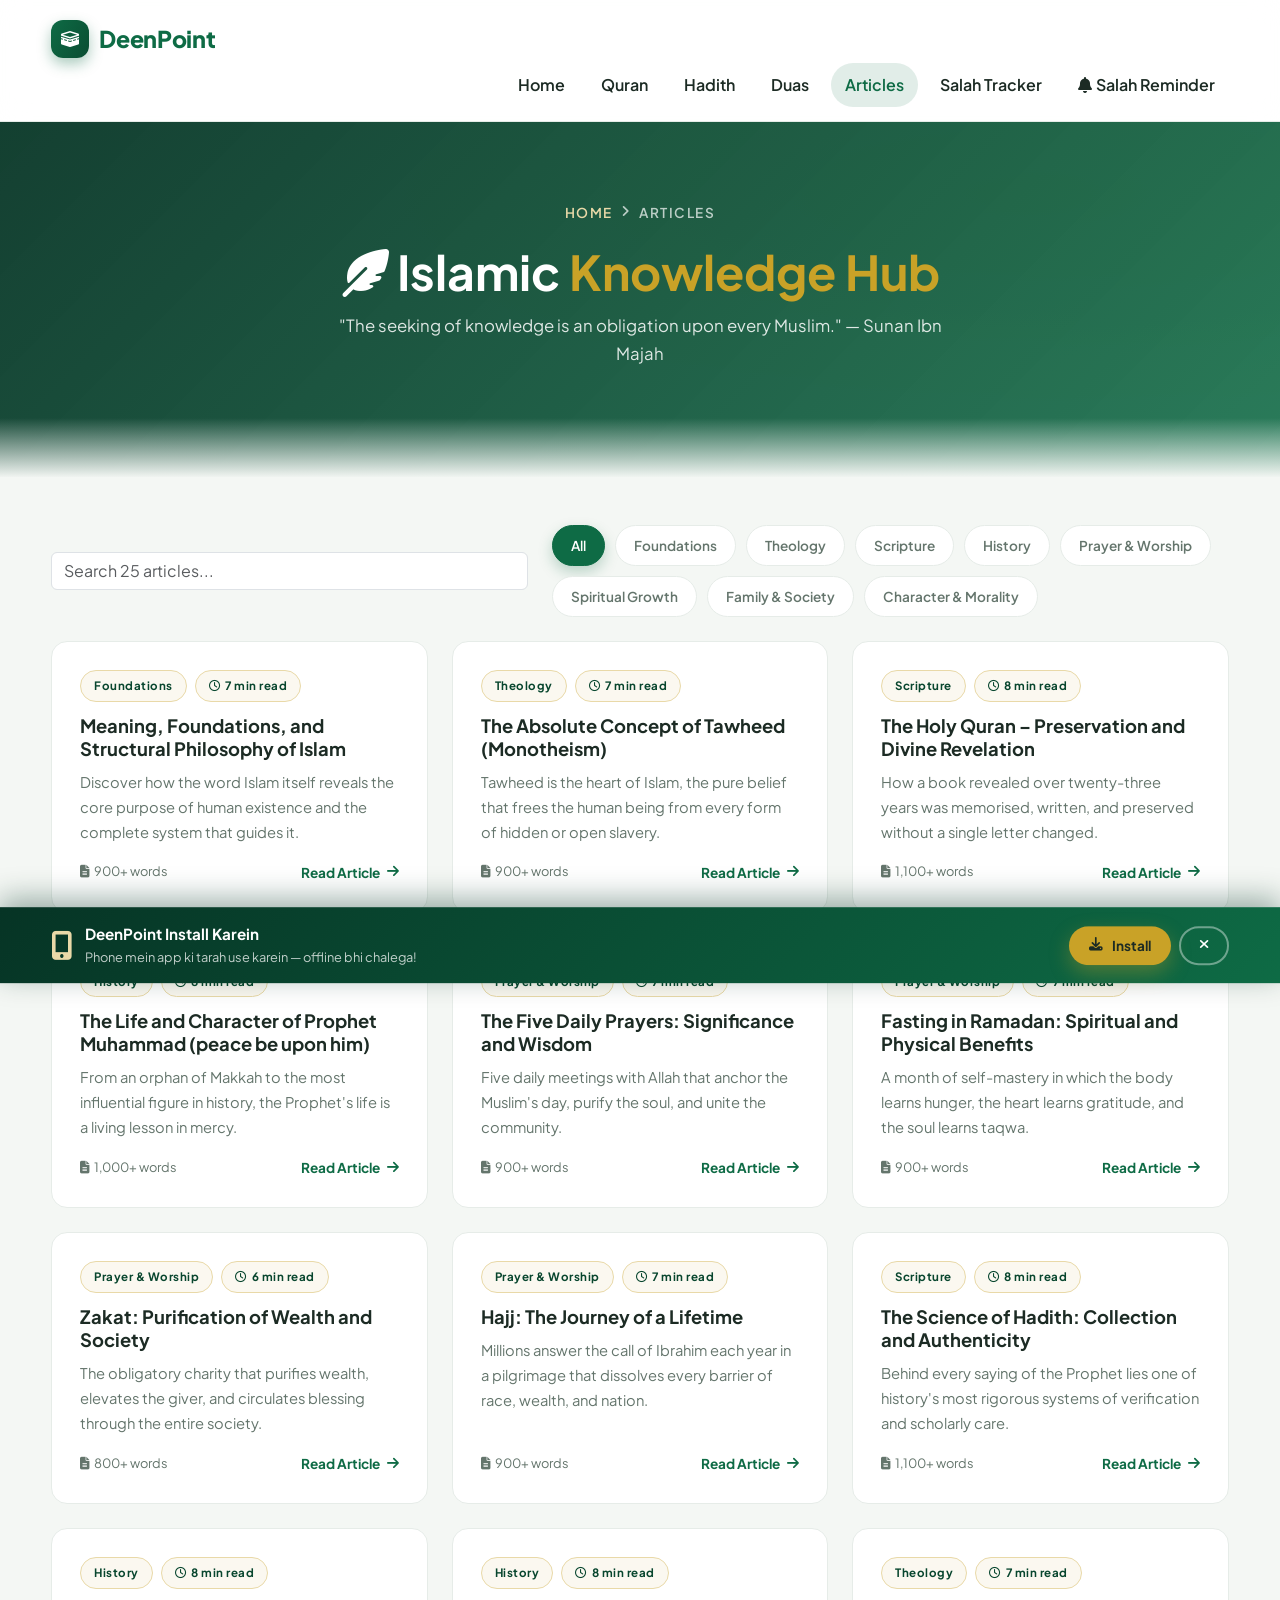
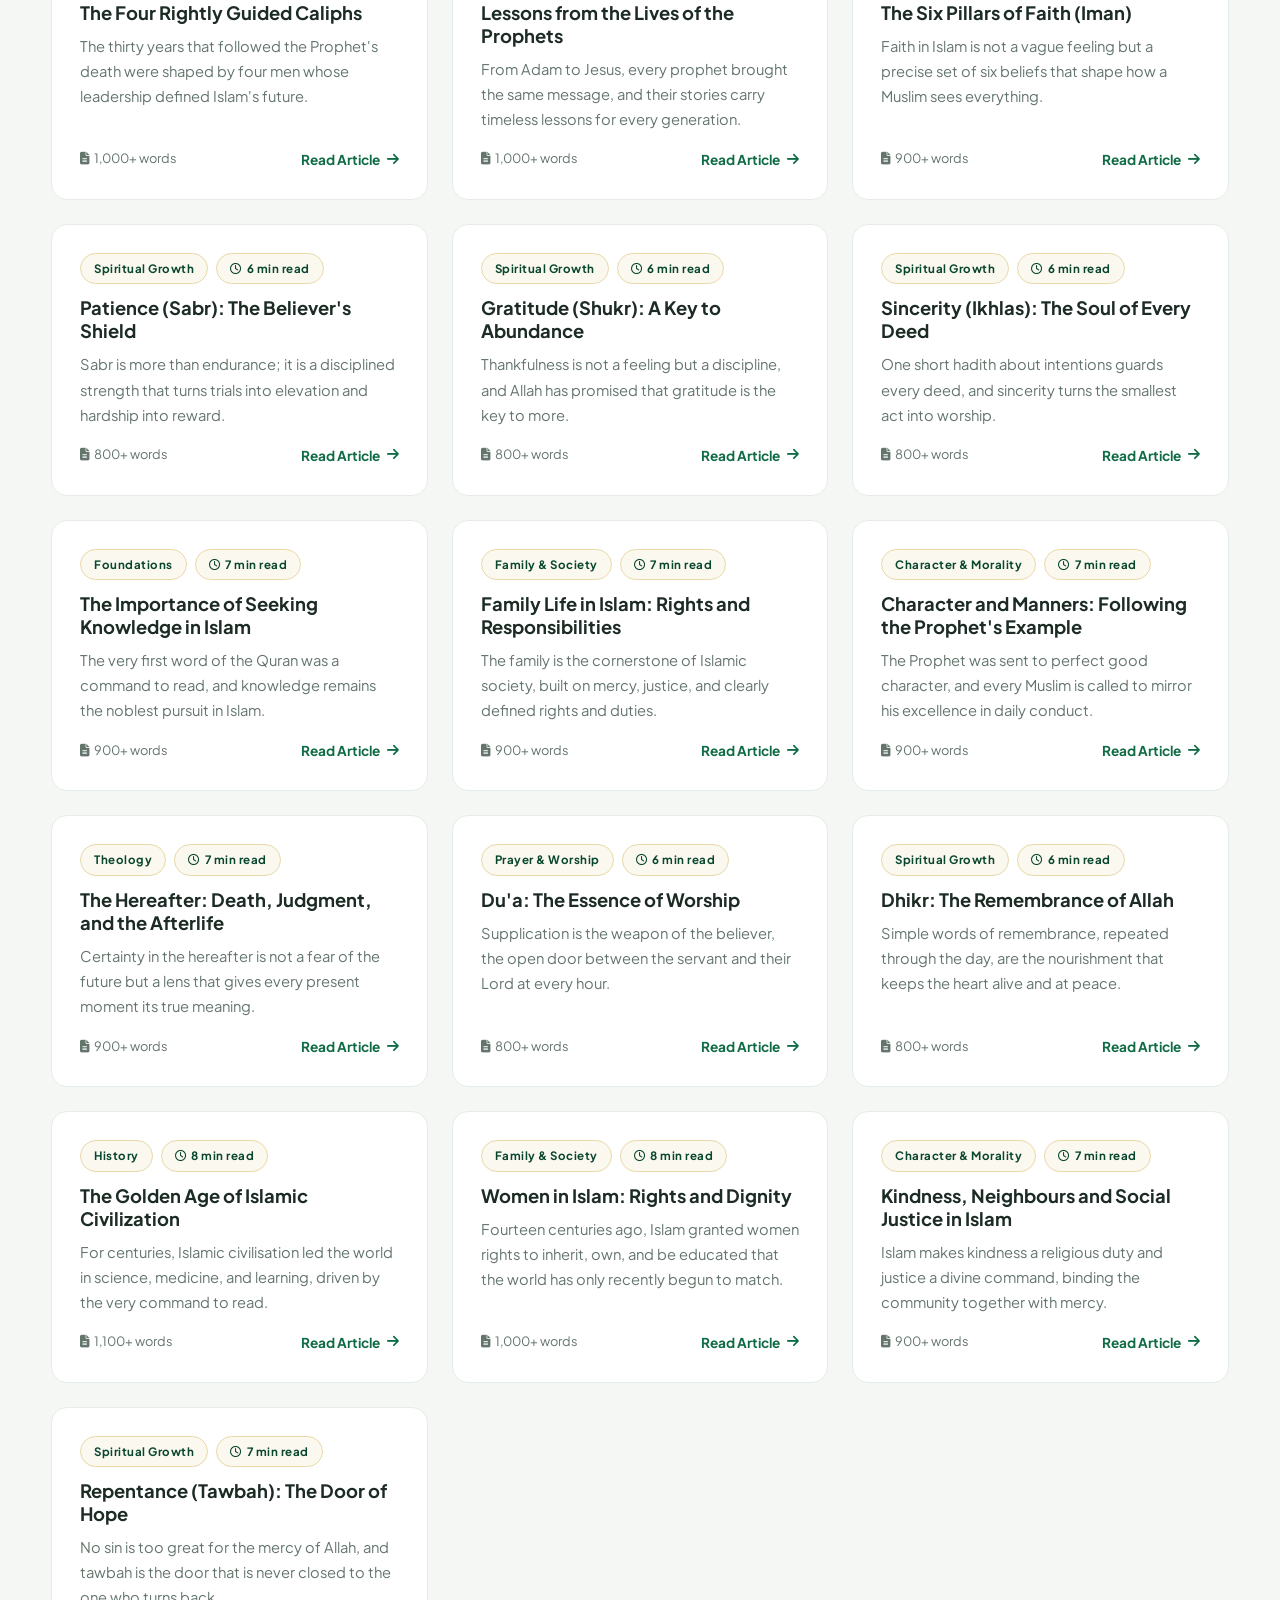
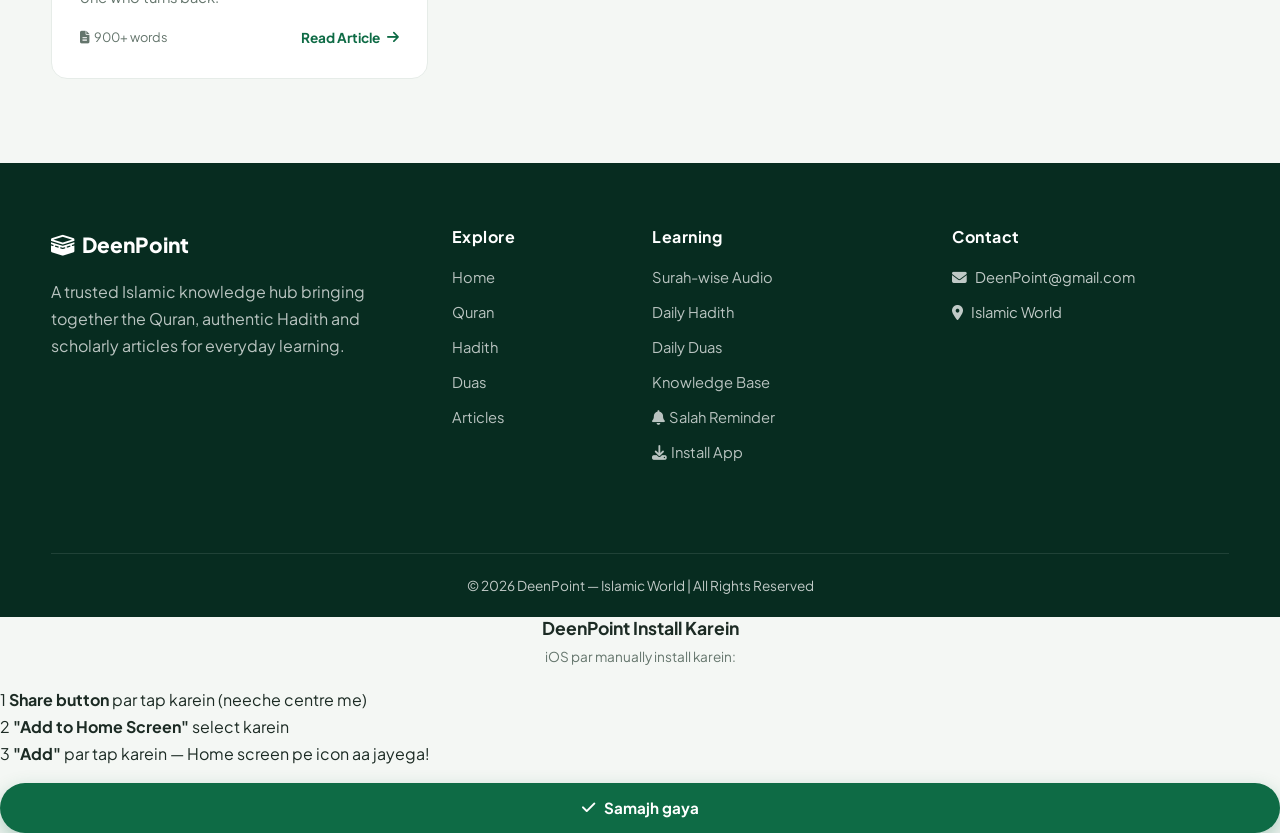
<file: articles.html>
<!DOCTYPE html>
<html lang="en">

<head>
    <meta charset="UTF-8">
    <meta name="viewport" content="width=device-width, initial-scale=1.0">
    <title>Articles — Islamic Knowledge Hub | DeenPoint</title>
    <link rel="shortcut icon" sizes="512x512" href="images/ChatGPT Image Aug 13, 2026, 09_41_40 PM.png"
        type="image/png">
    <meta name="description"
        content="25 well-researched articles on Islamic theology, history, worship, family life and spiritual growth.">
    <meta name="theme-color" content="#0e6b45">
    <meta name="apple-mobile-web-app-capable" content="yes">
    <meta name="apple-mobile-web-app-status-bar-style" content="black-translucent">
    <meta name="apple-mobile-web-app-title" content="DeenPoint">
    <link rel="apple-touch-icon" href="images/icon-192.png">
    <link rel="manifest" href="manifest.json">

    <link rel="preconnect" href="https://fonts.googleapis.com">
    <link rel="preconnect" href="https://fonts.gstatic.com" crossorigin>
    <link
        href="https://fonts.googleapis.com/css2?family=Plus+Jakarta+Sans:wght@400;500;600;700;800&family=Amiri:wght@400;700&family=Noto+Naskh+Arabic:wght@400;600;700&display=swap"
        rel="stylesheet">
    <link href="https://cdn.jsdelivr.net/npm/bootstrap@5.3.2/dist/css/bootstrap.min.css" rel="stylesheet">
    <link rel="stylesheet" href="https://cdnjs.cloudflare.com/ajax/libs/font-awesome/6.5.1/css/all.min.css">
    <link rel="stylesheet" href="css/style.css">
    <link rel="stylesheet" href="css/mobile-app.css">
</head>

<body>

    <!-- Mobile App Header -->
    <div class="app-status-bar"></div>
    <header class="app-header">
        <a class="app-header-brand" href="index.html">
            <span class="brand-icon"><i class="fa-solid fa-kaaba"></i></span>
            DeenPoint
        </a>
        <div class="app-header-actions">
            <button class="app-header-btn" onclick="window.location.href='quran.html'" aria-label="Search">
                <i class="fa-solid fa-magnifying-glass"></i>
            </button>
            <button class="app-header-btn" onclick="window.location.href='salah-reminder.html'" aria-label="Notifications">
                <i class="fa-solid fa-bell"></i>
            </button>
        </div>
    </header>

    <nav class="navbar navbar-expand-lg dp-navbar">
        <div class="container-dp">
            <a class="navbar-brand" href="index.html">
                <span class="brand-mark"><i class="fa-solid fa-kaaba"></i></span>DeenPoint
            </a>
            <div class="d-flex align-items-center gap-2 order-lg-last">
                <!-- <button class="lang-toggle" type="button" id="langToggle" aria-label="Switch to Arabic">عربي</button> -->
                <button class="navbar-toggler" type="button" data-bs-toggle="collapse" data-bs-target="#navbarNav"
                    aria-label="Toggle navigation">
                    <i class="fa-solid fa-bars"></i>
                </button>
            </div>
            <div class="collapse navbar-collapse justify-content-end" id="navbarNav">
                <ul class="navbar-nav align-items-lg-center gap-lg-2">
                    <li class="nav-item"><a class="nav-link" href="index.html" data-en="Home"
                            data-ar="الرئيسية">Home</a></li>
                    <li class="nav-item"><a class="nav-link" href="quran.html" data-en="Quran"
                            data-ar="القرآن">Quran</a></li>
                    <li class="nav-item"><a class="nav-link" href="hadith.html" data-en="Hadith"
                            data-ar="الحديث">Hadith</a></li>
                    <li class="nav-item"><a class="nav-link" href="dua.html" data-en="Duas" data-ar="الأذكار">Duas</a>
                    </li>
                    <li class="nav-item"><a class="nav-link active" href="articles.html" data-en="Articles"
                            data-ar="المقالات">Articles</a></li>
                    <li class="nav-item"><a class="nav-link" href="salah.html" data-en="Salah Tracker"
                            data-ar="مواقيت الصلاة">Salah Tracker</a></li>
                    <li class="nav-item"><a class="nav-link" href="salah-reminder.html"><i
                                class="fa-solid fa-bell me-1"></i>Salah Reminder</a></li>
                </ul>
            </div>
        </div>
    </nav>

    <div class="app-content page-enter">
    <header class="page-hero">
        <div class="container-dp">
            <div class="breadcrumb-dp"><a href="index.html">Home</a> <i class="fa-solid fa-angle-right"></i>
                <span>Articles</span>
            </div>
            <h1><i class="fa-solid fa-feather-pointed me-2"></i>Islamic <span class="text-gold">Knowledge Hub</span>
            </h1>
            <p>"The seeking of knowledge is an obligation upon every Muslim." — Sunan Ibn Majah</p>
        </div>
    </header>

    <section class="section pt-5">
        <div class="container-dp">

            <div id="libraryView">
                <div class="row g-4 mb-4 align-items-center">
                    <div class="col-lg-5">
                        <input type="text" class="form-control" id="articleSearch" placeholder="Search 25 articles..."
                            oninput="renderArticles()">
                    </div>
                    <div class="col-lg-7">
                        <div class="filter-chips justify-content-start" id="articleFilters"></div>
                    </div>
                </div>
                <div class="row g-4" id="articleGrid"></div>
            </div>

            <div id="readerView" style="display:none;">
                <button class="back-btn mb-4" onclick="closeReader()"><i class="fa-solid fa-arrow-left"></i> All
                    Articles</button>
                <div class="card border-0 shadow-sm rounded-4 bg-white p-4 p-md-5 article-reader">
                    <header class="border-bottom pb-4 mb-4">
                        <div class="d-flex flex-wrap align-items-center gap-2 mb-3" id="readerMeta"></div>
                        <h1 id="readerTitle"></h1>
                    </header>
                    <article class="article-body" id="readerBody"></article>
                    <div class="mt-5 pt-4 border-top d-flex flex-wrap justify-content-between align-items-center gap-3">
                        <button class="back-btn" onclick="closeReader()"><i class="fa-solid fa-arrow-left"></i> Back to
                            all articles</button>
                        <span class="text-muted small"><i class="fa-solid fa-book-open me-1"></i>DeenPoint Knowledge
                            Hub</span>
                    </div>
                </div>
            </div>

        </div>
    </section>

    </div><!-- .app-content -->

    <footer class="dp-footer">
        <div class="container-dp">
            <div class="row g-4 pb-4">
                <div class="col-lg-4">
                    <a class="footer-brand" href="index.html"><i class="fa-solid fa-kaaba me-2"></i>DeenPoint</a>
                    <p class="mt-3 mb-0" style="color:rgba(255,255,255,.72);">A trusted Islamic knowledge hub bringing
                        together the Quran, authentic Hadith and scholarly articles for everyday learning.</p>
                </div>
                <div class="col-lg-2 col-6">
                    <h6>Explore</h6>
                    <ul class="footer-links">
                        <li><a href="index.html">Home</a></li>
                        <li><a href="quran.html">Quran</a></li>
                        <li><a href="hadith.html">Hadith</a></li>
                        <li><a href="dua.html">Duas</a></li>
                        <li><a href="articles.html">Articles</a></li>
                    </ul>
                </div>
                <div class="col-lg-3 col-6">
                    <h6>Learning</h6>
                    <ul class="footer-links">
                        <li><a href="quran.html">Surah-wise Audio</a></li>
                        <li><a href="hadith.html">Daily Hadith</a></li>
                        <li><a href="dua.html">Daily Duas</a></li>
                        <li><a href="articles.html">Knowledge Base</a></li>
                        <li><a href="salah-reminder.html"><i class="fa-solid fa-bell me-1"></i>Salah Reminder</a></li>
                        <li><a href="download.html"><i class="fa-solid fa-download me-1"></i>Install App</a></li>
                    </ul>
                </div>
                <div class="col-lg-3">
                    <h6>Contact</h6>
                    <ul class="footer-links">
                        <li><i class="fa-solid fa-envelope me-2"></i>DeenPoint@gmail.com</li>
                        <li><i class="fa-solid fa-location-dot me-2"></i>Islamic World</li>
                    </ul>
                </div>
            </div>
            <div class="footer-bottom">© <span id="year">2026</span> DeenPoint — Islamic World | All Rights Reserved
            </div>
        </div>
    </footer>

    <script src="https://cdn.jsdelivr.net/npm/bootstrap@5.3.2/dist/js/bootstrap.bundle.min.js"></script>
    <script src="data/articles.js"></script>
    <script src="js/main.js"></script>
    <script src="js/install.js"></script>
    <script>
        if ("serviceWorker" in navigator) { navigator.serviceWorker.register("./sw.js").catch(() => { }); }
        let activeCat = "All";

        const categories = ["All", ...new Set(articlesDB.map(a => a.category))];

        function renderFilters() {
            const wrap = document.getElementById("articleFilters");
            wrap.innerHTML = categories.map((c, i) =>
                `<button class="filter-chip ${c === activeCat ? "active" : ""}" data-cat="${i}" type="button">${c}</button>`
            ).join("");
        }

        document.getElementById("articleFilters").addEventListener("click", (e) => {
            const btn = e.target.closest(".filter-chip");
            if (!btn) return;
            activeCat = categories[Number(btn.dataset.cat)];
            renderFilters();
            renderArticles();
        });

        function renderArticles() {
            const q = document.getElementById("articleSearch").value.trim().toLowerCase();
            const grid = document.getElementById("articleGrid");
            grid.innerHTML = "";

            const filtered = articlesDB.filter(a => {
                const okCat = activeCat === "All" || a.category === activeCat;
                const okSearch = !q ||
                    a.title.toLowerCase().includes(q) ||
                    a.category.toLowerCase().includes(q) ||
                    a.excerpt.toLowerCase().includes(q);
                return okCat && okSearch;
            });

            if (!filtered.length) {
                grid.innerHTML = `
                    <div class="col-12">
                        <div class="empty-state">
                            <i class="fa-solid fa-file-lines"></i>
                            <h4>No articles found</h4>
                            <p class="mb-0">Try a different keyword or category.</p>
                        </div>
                    </div>`;
                return;
            }

            filtered.forEach(a => {
                const col = document.createElement("div");
                col.className = "col-md-6 col-xl-4";
                col.innerHTML = `
                    <div class="article-card reveal" onclick="openReader(${a.id})" role="button" tabindex="0"
                         onkeydown="if(event.key==='Enter')openReader(${a.id})">
                        <div class="article-meta">
                            <span class="pill-badge">${a.category}</span>
                            <span class="pill-badge"><i class="fa-regular fa-clock me-1"></i>${a.readTime}</span>
                        </div>
                        <h3>${a.title.replace(/^\d+\.\s*/, "")}</h3>
                        <p>${a.excerpt}</p>
                        <div class="article-foot">
                            <small><i class="fa-solid fa-file-lines me-1"></i>${a.wordCount}</small>
                            <span class="card-link">Read Article <i class="fa-solid fa-arrow-right"></i></span>
                        </div>
                    </div>`;
                grid.appendChild(col);
            });
            document.querySelectorAll("#articleGrid .reveal").forEach(el => el.classList.add("visible"));
        }

        function openReader(id) {
            const a = articlesDB.find(x => x.id === id);
            if (!a) return;
            document.getElementById("readerMeta").innerHTML = `
                <span class="pill-badge">${a.category}</span>
                <span class="pill-badge"><i class="fa-regular fa-clock me-1"></i>${a.readTime}</span>
                <span class="pill-badge"><i class="fa-solid fa-file-lines me-1"></i>${a.wordCount}</span>
                <span class="pill-badge"><i class="fa-solid fa-hashtag me-1"></i>Article ${a.id}</span>`;
            document.getElementById("readerTitle").textContent = a.title.replace(/^\d+\.\s*/, "");
            document.getElementById("readerBody").innerHTML = a.content;
            document.getElementById("libraryView").style.display = "none";
            document.getElementById("readerView").style.display = "block";
            window.scrollTo({ top: 0, behavior: "smooth" });
            history.replaceState(null, "", "#a" + a.id);
        }

        function closeReader() {
            document.getElementById("readerView").style.display = "none";
            document.getElementById("libraryView").style.display = "block";
            history.replaceState(null, "", window.location.pathname);
        }

        renderFilters();
        renderArticles();

        const hashMatch = location.hash.match(/^#a(\d+)$/);
        if (hashMatch) openReader(Number(hashMatch[1]));
    </script>

    <!-- Install Banner -->
    <div class="install-banner" id="installBanner">
        <div class="container-dp">
            <div class="install-banner-inner">
                <div class="install-banner-text">
                    <i class="fa-solid fa-mobile-screen-button"></i>
                    <div>
                        <strong>DeenPoint Install Karein</strong>
                        <small>Phone mein app ki tarah use karein — offline bhi chalega!</small>
                    </div>
                </div>
                <div class="install-banner-actions">
                    <button class="btn-dp btn-dp-primary btn-sm" id="installBtn"><i class="fa-solid fa-download"></i>
                        Install</button>
                    <button class="btn-dp btn-dp-ghost btn-sm" id="installDismiss"><i
                            class="fa-solid fa-xmark"></i></button>
                </div>
            </div>
        </div>
    </div>

    <!-- iOS Install Bottom Sheet -->
    <div class="bottom-sheet-overlay" id="iosInstallSheet">
        <div class="bottom-sheet">
            <div class="bottom-sheet-handle"></div>
            <h3 style="text-align:center;margin-bottom:6px;font-size:1.1rem;">DeenPoint Install Karein</h3>
            <p style="text-align:center;color:var(--muted);font-size:0.85rem;margin-bottom:18px;">iOS par manually install karein:</p>
            <div class="ios-install-sheet">
                <div class="ios-step">
                    <span class="ios-step-num">1</span>
                    <span class="ios-step-text"><strong>Share button</strong> par tap karein (neeche centre me)</span>
                </div>
                <div class="ios-step">
                    <span class="ios-step-num">2</span>
                    <span class="ios-step-text"><strong>"Add to Home Screen"</strong> select karein</span>
                </div>
                <div class="ios-step">
                    <span class="ios-step-num">3</span>
                    <span class="ios-step-text"><strong>"Add"</strong> par tap karein — Home screen pe icon aa jayega!</span>
                </div>
            </div>
            <button class="btn-dp btn-dp-green w-100" onclick="document.getElementById('iosInstallSheet').classList.remove('show')" style="margin-top:16px;">
                <i class="fa-solid fa-check"></i> Samajh gaya
            </button>
        </div>
    </div>

    <!-- Mobile Bottom Tab Bar -->
    <nav class="bottom-tab-bar" role="navigation" aria-label="Main navigation">
        <div class="tab-bar-inner">
            <a href="index.html" class="tab-item" aria-label="Home">
                <i class="fa-solid fa-house"></i>
                <span class="tab-label">Home</span>
            </a>
            <a href="quran.html" class="tab-item" aria-label="Quran">
                <i class="fa-solid fa-book-quran"></i>
                <span class="tab-label">Quran</span>
            </a>
            <a href="hadith.html" class="tab-item" aria-label="Hadith">
                <i class="fa-solid fa-scroll"></i>
                <span class="tab-label">Hadith</span>
            </a>
            <a href="dua.html" class="tab-item" aria-label="Duas">
                <i class="fa-solid fa-hands-praying"></i>
                <span class="tab-label">Duas</span>
            </a>
            <a href="salah-reminder.html" class="tab-item" aria-label="Salah">
                <i class="fa-solid fa-mosque"></i>
                <span class="tab-label">Salah</span>
            </a>
        </div>
    </nav>
</body>

</html>
</file>
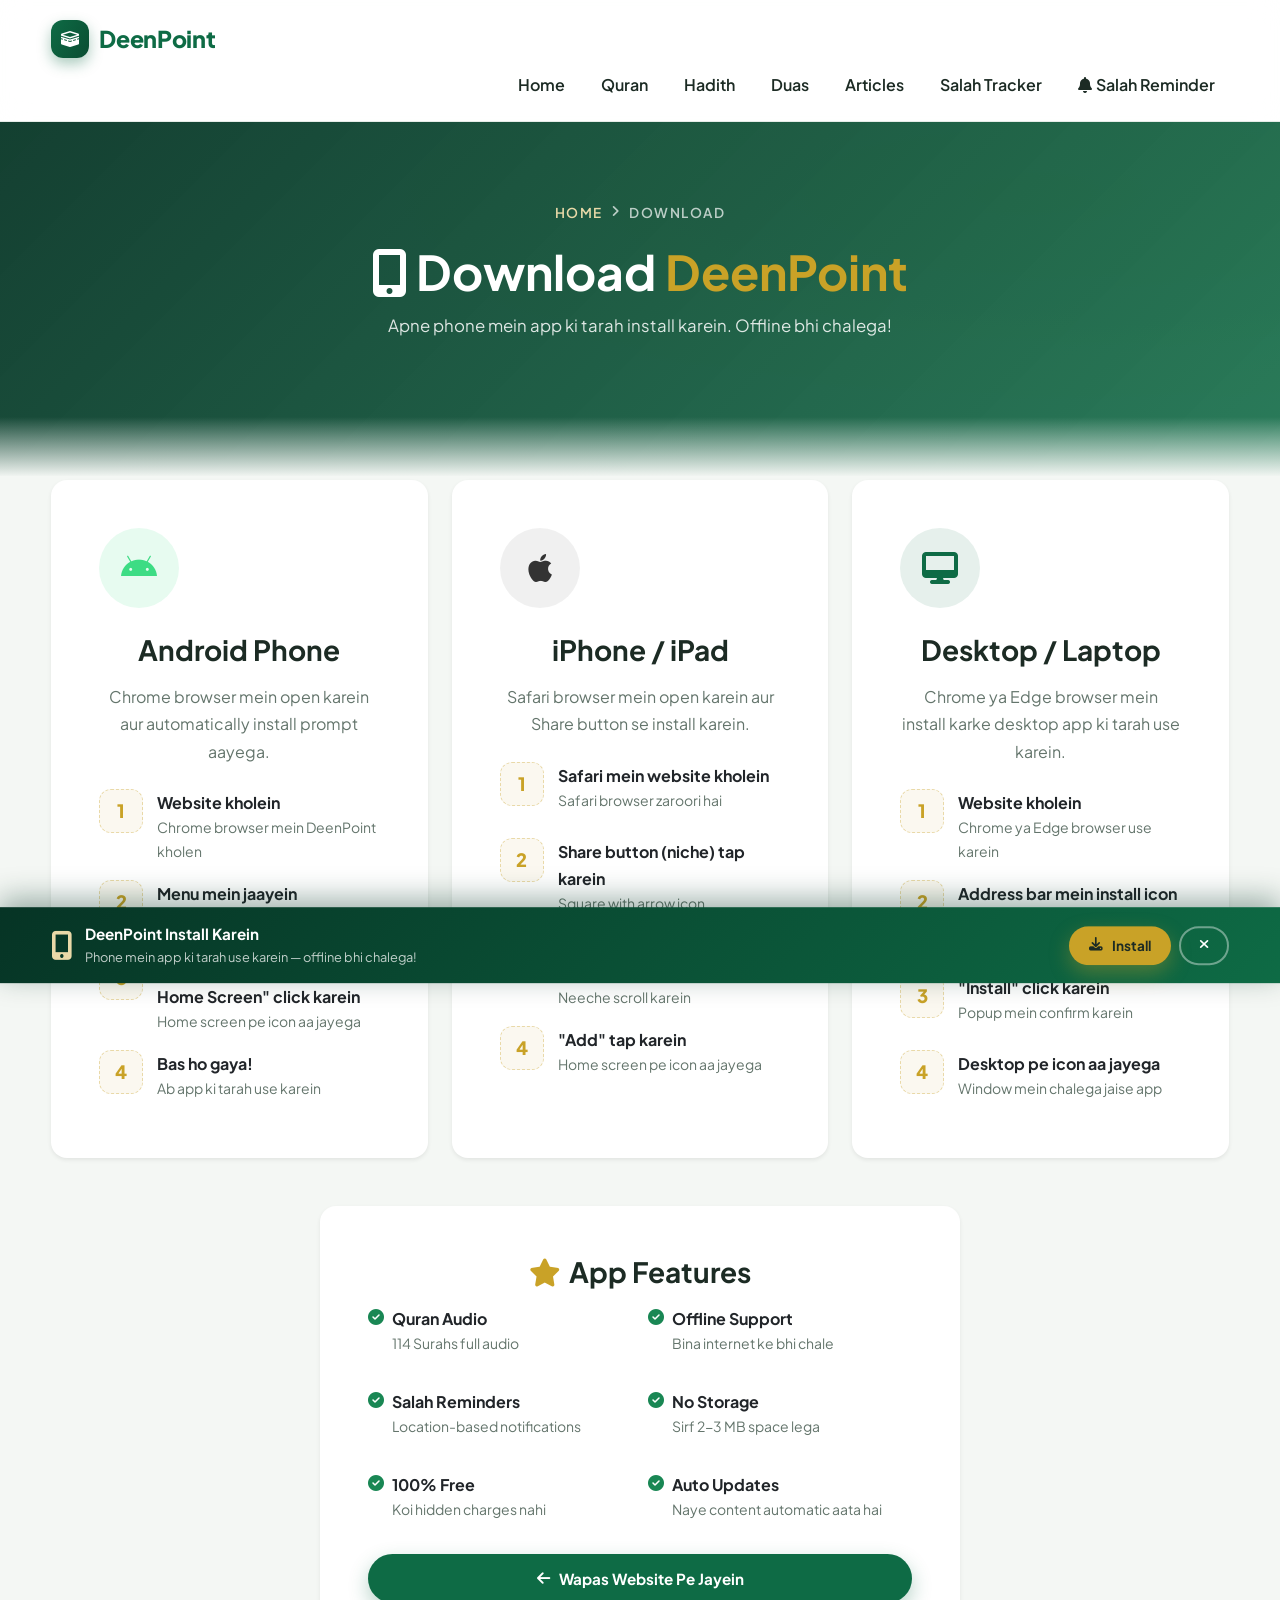
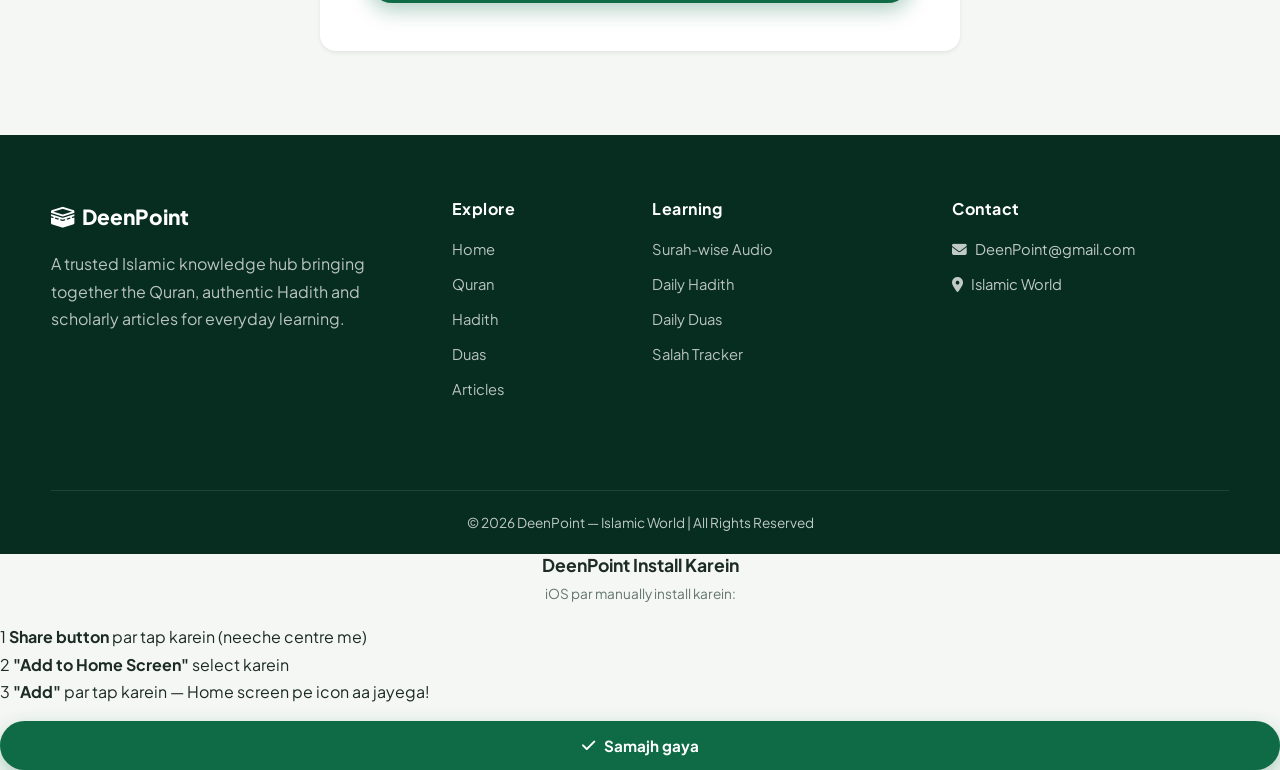
<file: download.html>
<!DOCTYPE html>
<html lang="en">

<head>
    <meta charset="UTF-8">
    <meta name="viewport" content="width=device-width, initial-scale=1.0">
    <title>Download DeenPoint App | Install on Your Phone</title>
    <link rel="shortcut icon" sizes="512x512" href="images/ChatGPT Image Aug 13, 2026, 09_41_40 PM.png"
        type="image/png">
    <meta name="description"
        content="Download and install DeenPoint on your phone. Access Quran, Hadith, Duas, Articles and Salah Tracker offline — like a native app!">
    <meta name="theme-color" content="#0e6b45">
    <meta name="apple-mobile-web-app-capable" content="yes">
    <meta name="apple-mobile-web-app-status-bar-style" content="black-translucent">
    <meta name="apple-mobile-web-app-title" content="DeenPoint">
    <link rel="apple-touch-icon" href="images/icon-192.png">
    <link rel="manifest" href="manifest.json">

    <link rel="preconnect" href="https://fonts.googleapis.com">
    <link rel="preconnect" href="https://fonts.gstatic.com" crossorigin>

    <link
        href="https://fonts.googleapis.com/css2?family=Plus+Jakarta+Sans:wght@400;500;600;700;800&family=Amiri:wght@400;700&family=Noto+Nastaliq+Urdu&family=Noto+Naskh+Arabic:wght@400;600;700&display=swap"
        rel="stylesheet">
    <link href="https://cdn.jsdelivr.net/npm/bootstrap@5.3.2/dist/css/bootstrap.min.css" rel="stylesheet">
    <link rel="stylesheet" href="https://cdnjs.cloudflare.com/ajax/libs/font-awesome/6.5.1/css/all.min.css">
    <link rel="stylesheet" href="css/style.css">
    <link rel="stylesheet" href="css/mobile-app.css">
</head>

<body>

    <!-- Mobile App Header -->
    <div class="app-status-bar"></div>
    <header class="app-header">
        <a class="app-header-brand" href="index.html">
            <span class="brand-icon"><i class="fa-solid fa-kaaba"></i></span>
            DeenPoint
        </a>
        <div class="app-header-actions">
            <button class="app-header-btn" onclick="window.location.href='quran.html'" aria-label="Search">
                <i class="fa-solid fa-magnifying-glass"></i>
            </button>
            <button class="app-header-btn" onclick="window.location.href='salah-reminder.html'" aria-label="Notifications">
                <i class="fa-solid fa-bell"></i>
            </button>
        </div>
    </header>

    <nav class="navbar navbar-expand-lg dp-navbar">
        <div class="container-dp">
            <a class="navbar-brand" href="index.html">
                <span class="brand-mark"><i class="fa-solid fa-kaaba"></i></span>DeenPoint
            </a>
            <div class="d-flex align-items-center gap-2 order-lg-last">
                <button class="navbar-toggler" type="button" data-bs-toggle="collapse" data-bs-target="#navbarNav"
                    aria-label="Toggle navigation">
                    <i class="fa-solid fa-bars"></i>
                </button>
            </div>
            <div class="collapse navbar-collapse justify-content-end" id="navbarNav">
                <ul class="navbar-nav align-items-lg-center gap-lg-2">
                    <li class="nav-item"><a class="nav-link" href="index.html">Home</a></li>
                    <li class="nav-item"><a class="nav-link" href="quran.html">Quran</a></li>
                    <li class="nav-item"><a class="nav-link" href="hadith.html">Hadith</a></li>
                    <li class="nav-item"><a class="nav-link" href="dua.html">Duas</a></li>
                    <li class="nav-item"><a class="nav-link" href="articles.html">Articles</a></li>
                    <li class="nav-item"><a class="nav-link" href="salah.html">Salah Tracker</a></li>
                    <li class="nav-item"><a class="nav-link" href="salah-reminder.html"><i
                                class="fa-solid fa-bell me-1"></i>Salah Reminder</a></li>
                </ul>
            </div>
        </div>
    </nav>

    <div class="app-content page-enter">
    <header class="page-hero" style="padding-bottom:120px;">
        <div class="container-dp">
            <div class="breadcrumb-dp"><a href="index.html">Home</a> <i class="fa-solid fa-angle-right"></i>
                <span>Download</span>
            </div>
            <h1><i class="fa-solid fa-mobile-screen-button me-2"></i>Download <span class="text-gold">DeenPoint</span>
            </h1>
            <p>Apne phone mein app ki tarah install karein. Offline bhi chalega!</p>
        </div>
    </header>

    <section class="section" style="margin-top:-80px;">
        <div class="container-dp">
            <div class="row g-4 justify-content-center">

                <div class="col-lg-4 col-md-6">
                    <div class="card border-0 shadow-sm rounded-4 bg-white p-5 text-center h-100 reveal">
                        <div class="download-icon android-icon mb-4">
                            <i class="fa-brands fa-android"></i>
                        </div>
                        <h3 class="fw-bold mb-3">Android Phone</h3>
                        <p class="mb-4">Chrome browser mein open karein aur automatically install prompt aayega.</p>
                        <div class="text-start">
                            <div class="install-step mb-3">
                                <div class="step-num">1</div>
                                <div>
                                    <strong>Website kholein</strong>
                                    <p class="small mb-0" style="color:var(--muted);">Chrome browser mein DeenPoint
                                        kholen</p>
                                </div>
                            </div>
                            <div class="install-step mb-3">
                                <div class="step-num">2</div>
                                <div>
                                    <strong>Menu mein jaayein</strong>
                                    <p class="small mb-0" style="color:var(--muted);">Top-right 3 dots pe click karein
                                    </p>
                                </div>
                            </div>
                            <div class="install-step mb-3">
                                <div class="step-num">3</div>
                                <div>
                                    <strong>"Install App" ya "Add to Home Screen" click karein</strong>
                                    <p class="small mb-0" style="color:var(--muted);">Home screen pe icon aa jayega</p>
                                </div>
                            </div>
                            <div class="install-step">
                                <div class="step-num">4</div>
                                <div>
                                    <strong>Bas ho gaya!</strong>
                                    <p class="small mb-0" style="color:var(--muted);">Ab app ki tarah use karein</p>
                                </div>
                            </div>
                        </div>
                    </div>
                </div>

                <div class="col-lg-4 col-md-6">
                    <div class="card border-0 shadow-sm rounded-4 bg-white p-5 text-center h-100 reveal">
                        <div class="download-icon ios-icon mb-4">
                            <i class="fa-brands fa-apple"></i>
                        </div>
                        <h3 class="fw-bold mb-3">iPhone / iPad</h3>
                        <p class="mb-4">Safari browser mein open karein aur Share button se install karein.</p>
                        <div class="text-start">
                            <div class="install-step mb-3">
                                <div class="step-num">1</div>
                                <div>
                                    <strong>Safari mein website kholein</strong>
                                    <p class="small mb-0" style="color:var(--muted);">Safari browser zaroori hai</p>
                                </div>
                            </div>
                            <div class="install-step mb-3">
                                <div class="step-num">2</div>
                                <div>
                                    <strong>Share button (niche) tap karein</strong>
                                    <p class="small mb-0" style="color:var(--muted);">Square with arrow icon</p>
                                </div>
                            </div>
                            <div class="install-step mb-3">
                                <div class="step-num">3</div>
                                <div>
                                    <strong>"Add to Home Screen" chunein</strong>
                                    <p class="small mb-0" style="color:var(--muted);">Neeche scroll karein</p>
                                </div>
                            </div>
                            <div class="install-step">
                                <div class="step-num">4</div>
                                <div>
                                    <strong>"Add" tap karein</strong>
                                    <p class="small mb-0" style="color:var(--muted);">Home screen pe icon aa jayega</p>
                                </div>
                            </div>
                        </div>
                    </div>
                </div>

                <div class="col-lg-4 col-md-6">
                    <div class="card border-0 shadow-sm rounded-4 bg-white p-5 text-center h-100 reveal">
                        <div class="download-icon desktop-icon mb-4">
                            <i class="fa-solid fa-desktop"></i>
                        </div>
                        <h3 class="fw-bold mb-3">Desktop / Laptop</h3>
                        <p class="mb-4">Chrome ya Edge browser mein install karke desktop app ki tarah use karein.</p>
                        <div class="text-start">
                            <div class="install-step mb-3">
                                <div class="step-num">1</div>
                                <div>
                                    <strong>Website kholein</strong>
                                    <p class="small mb-0" style="color:var(--muted);">Chrome ya Edge browser use karein
                                    </p>
                                </div>
                            </div>
                            <div class="install-step mb-3">
                                <div class="step-num">2</div>
                                <div>
                                    <strong>Address bar mein install icon dikhega</strong>
                                    <p class="small mb-0" style="color:var(--muted);">+ ya monitor jaisa icon</p>
                                </div>
                            </div>
                            <div class="install-step mb-3">
                                <div class="step-num">3</div>
                                <div>
                                    <strong>"Install" click karein</strong>
                                    <p class="small mb-0" style="color:var(--muted);">Popup mein confirm karein</p>
                                </div>
                            </div>
                            <div class="install-step">
                                <div class="step-num">4</div>
                                <div>
                                    <strong>Desktop pe icon aa jayega</strong>
                                    <p class="small mb-0" style="color:var(--muted);">Window mein chalega jaise app</p>
                                </div>
                            </div>
                        </div>
                    </div>
                </div>

            </div>

            <div class="text-center mt-5 reveal">
                <div class="card border-0 shadow-sm rounded-4 bg-white p-4 p-md-5 mx-auto" style="max-width:640px;">
                    <h3 class="fw-bold mb-3"><i class="fa-solid fa-star text-gold me-2"></i>App Features</h3>
                    <div class="row g-3 text-start">
                        <div class="col-sm-6">
                            <div class="d-flex align-items-start gap-2 mb-3">
                                <i class="fa-solid fa-check-circle text-success mt-1"></i>
                                <div>
                                    <strong>Quran Audio</strong>
                                    <p class="small mb-0" style="color:var(--muted);">114 Surahs full audio</p>
                                </div>
                            </div>
                        </div>
                        <div class="col-sm-6">
                            <div class="d-flex align-items-start gap-2 mb-3">
                                <i class="fa-solid fa-check-circle text-success mt-1"></i>
                                <div>
                                    <strong>Offline Support</strong>
                                    <p class="small mb-0" style="color:var(--muted);">Bina internet ke bhi chale</p>
                                </div>
                            </div>
                        </div>
                        <div class="col-sm-6">
                            <div class="d-flex align-items-start gap-2 mb-3">
                                <i class="fa-solid fa-check-circle text-success mt-1"></i>
                                <div>
                                    <strong>Salah Reminders</strong>
                                    <p class="small mb-0" style="color:var(--muted);">Location-based notifications</p>
                                </div>
                            </div>
                        </div>
                        <div class="col-sm-6">
                            <div class="d-flex align-items-start gap-2 mb-3">
                                <i class="fa-solid fa-check-circle text-success mt-1"></i>
                                <div>
                                    <strong>No Storage</strong>
                                    <p class="small mb-0" style="color:var(--muted);">Sirf 2-3 MB space lega</p>
                                </div>
                            </div>
                        </div>
                        <div class="col-sm-6">
                            <div class="d-flex align-items-start gap-2 mb-3">
                                <i class="fa-solid fa-check-circle text-success mt-1"></i>
                                <div>
                                    <strong>100% Free</strong>
                                    <p class="small mb-0" style="color:var(--muted);">Koi hidden charges nahi</p>
                                </div>
                            </div>
                        </div>
                        <div class="col-sm-6">
                            <div class="d-flex align-items-start gap-2 mb-3">
                                <i class="fa-solid fa-check-circle text-success mt-1"></i>
                                <div>
                                    <strong>Auto Updates</strong>
                                    <p class="small mb-0" style="color:var(--muted);">Naye content automatic aata hai
                                    </p>
                                </div>
                            </div>
                        </div>
                    </div>
                    <a class="btn-dp btn-dp-green mt-3" href="index.html">
                        <i class="fa-solid fa-arrow-left"></i> Wapas Website Pe Jayein
                    </a>
                </div>
            </div>
        </div>
    </section>
    </div><!-- .app-content -->

    <footer class="dp-footer">
        <div class="container-dp">
            <div class="row g-4 pb-4">
                <div class="col-lg-4">
                    <a class="footer-brand" href="index.html"><i class="fa-solid fa-kaaba me-2"></i>DeenPoint</a>
                    <p class="mt-3 mb-0" style="color:rgba(255,255,255,.72);">A trusted Islamic knowledge hub bringing
                        together the Quran, authentic Hadith and scholarly articles for everyday learning.</p>
                </div>
                <div class="col-lg-2 col-6">
                    <h6>Explore</h6>
                    <ul class="footer-links">
                        <li><a href="index.html">Home</a></li>
                        <li><a href="quran.html">Quran</a></li>
                        <li><a href="hadith.html">Hadith</a></li>
                        <li><a href="dua.html">Duas</a></li>
                        <li><a href="articles.html">Articles</a></li>
                    </ul>
                </div>
                <div class="col-lg-3 col-6">
                    <h6>Learning</h6>
                    <ul class="footer-links">
                        <li><a href="quran.html">Surah-wise Audio</a></li>
                        <li><a href="hadith.html">Daily Hadith</a></li>
                        <li><a href="dua.html">Daily Duas</a></li>
                        <li><a href="salah.html">Salah Tracker</a></li>
                    </ul>
                </div>
                <div class="col-lg-3">
                    <h6>Contact</h6>
                    <ul class="footer-links">
                        <li><i class="fa-solid fa-envelope me-2"></i>DeenPoint@gmail.com</li>
                        <li><i class="fa-solid fa-location-dot me-2"></i>Islamic World</li>
                    </ul>
                </div>
            </div>
            <div class="footer-bottom">© <span id="year">2026</span> DeenPoint — Islamic World | All Rights Reserved
            </div>
        </div>
    </footer>

    <script src="https://cdn.jsdelivr.net/npm/bootstrap@5.3.2/dist/js/bootstrap.bundle.min.js"></script>
    <script src="js/main.js"></script>
    <script src="js/install.js"></script>
    <script>
        if ("serviceWorker" in navigator) { navigator.serviceWorker.register("./sw.js").catch(() => { }); }
    </script>

    <!-- Install Banner -->
    <div class="install-banner" id="installBanner">
        <div class="container-dp">
            <div class="install-banner-inner">
                <div class="install-banner-text">
                    <i class="fa-solid fa-mobile-screen-button"></i>
                    <div>
                        <strong>DeenPoint Install Karein</strong>
                        <small>Phone mein app ki tarah use karein — offline bhi chalega!</small>
                    </div>
                </div>
                <div class="install-banner-actions">
                    <button class="btn-dp btn-dp-primary btn-sm" id="installBtn"><i class="fa-solid fa-download"></i>
                        Install</button>
                    <button class="btn-dp btn-dp-ghost btn-sm" id="installDismiss"><i
                            class="fa-solid fa-xmark"></i></button>
                </div>
            </div>
        </div>
    </div>

    <!-- iOS Install Bottom Sheet -->
    <div class="bottom-sheet-overlay" id="iosInstallSheet">
        <div class="bottom-sheet">
            <div class="bottom-sheet-handle"></div>
            <h3 style="text-align:center;margin-bottom:6px;font-size:1.1rem;">DeenPoint Install Karein</h3>
            <p style="text-align:center;color:var(--muted);font-size:0.85rem;margin-bottom:18px;">iOS par manually install karein:</p>
            <div class="ios-install-sheet">
                <div class="ios-step">
                    <span class="ios-step-num">1</span>
                    <span class="ios-step-text"><strong>Share button</strong> par tap karein (neeche centre me)</span>
                </div>
                <div class="ios-step">
                    <span class="ios-step-num">2</span>
                    <span class="ios-step-text"><strong>"Add to Home Screen"</strong> select karein</span>
                </div>
                <div class="ios-step">
                    <span class="ios-step-num">3</span>
                    <span class="ios-step-text"><strong>"Add"</strong> par tap karein — Home screen pe icon aa jayega!</span>
                </div>
            </div>
            <button class="btn-dp btn-dp-green w-100" onclick="document.getElementById('iosInstallSheet').classList.remove('show')" style="margin-top:16px;">
                <i class="fa-solid fa-check"></i> Samajh gaya
            </button>
        </div>
    </div>

    <!-- Mobile Bottom Tab Bar -->
    <nav class="bottom-tab-bar" role="navigation" aria-label="Main navigation">
        <div class="tab-bar-inner">
            <a href="index.html" class="tab-item" aria-label="Home">
                <i class="fa-solid fa-house"></i>
                <span class="tab-label">Home</span>
            </a>
            <a href="quran.html" class="tab-item" aria-label="Quran">
                <i class="fa-solid fa-book-quran"></i>
                <span class="tab-label">Quran</span>
            </a>
            <a href="hadith.html" class="tab-item" aria-label="Hadith">
                <i class="fa-solid fa-scroll"></i>
                <span class="tab-label">Hadith</span>
            </a>
            <a href="dua.html" class="tab-item" aria-label="Duas">
                <i class="fa-solid fa-hands-praying"></i>
                <span class="tab-label">Duas</span>
            </a>
            <a href="salah-reminder.html" class="tab-item" aria-label="Salah">
                <i class="fa-solid fa-mosque"></i>
                <span class="tab-label">Salah</span>
            </a>
        </div>
    </nav>
</body>

</html>
</file>
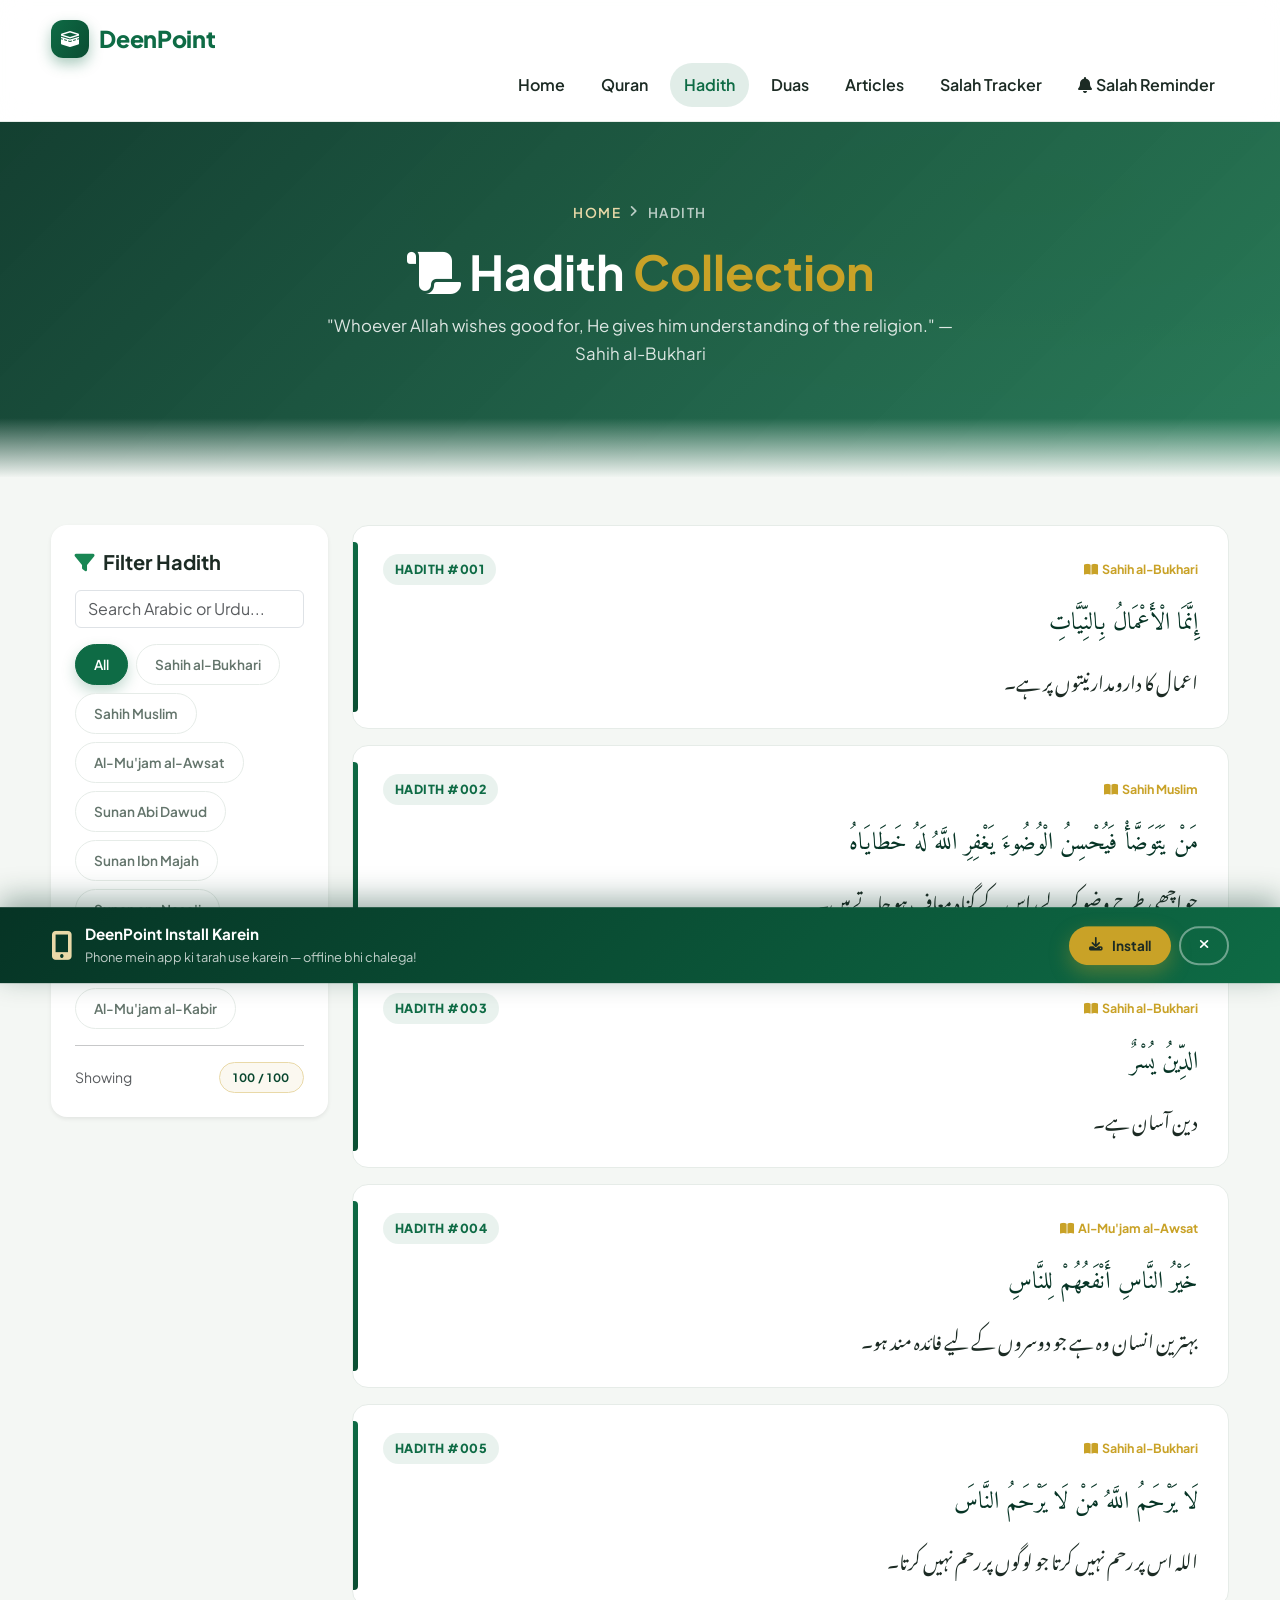
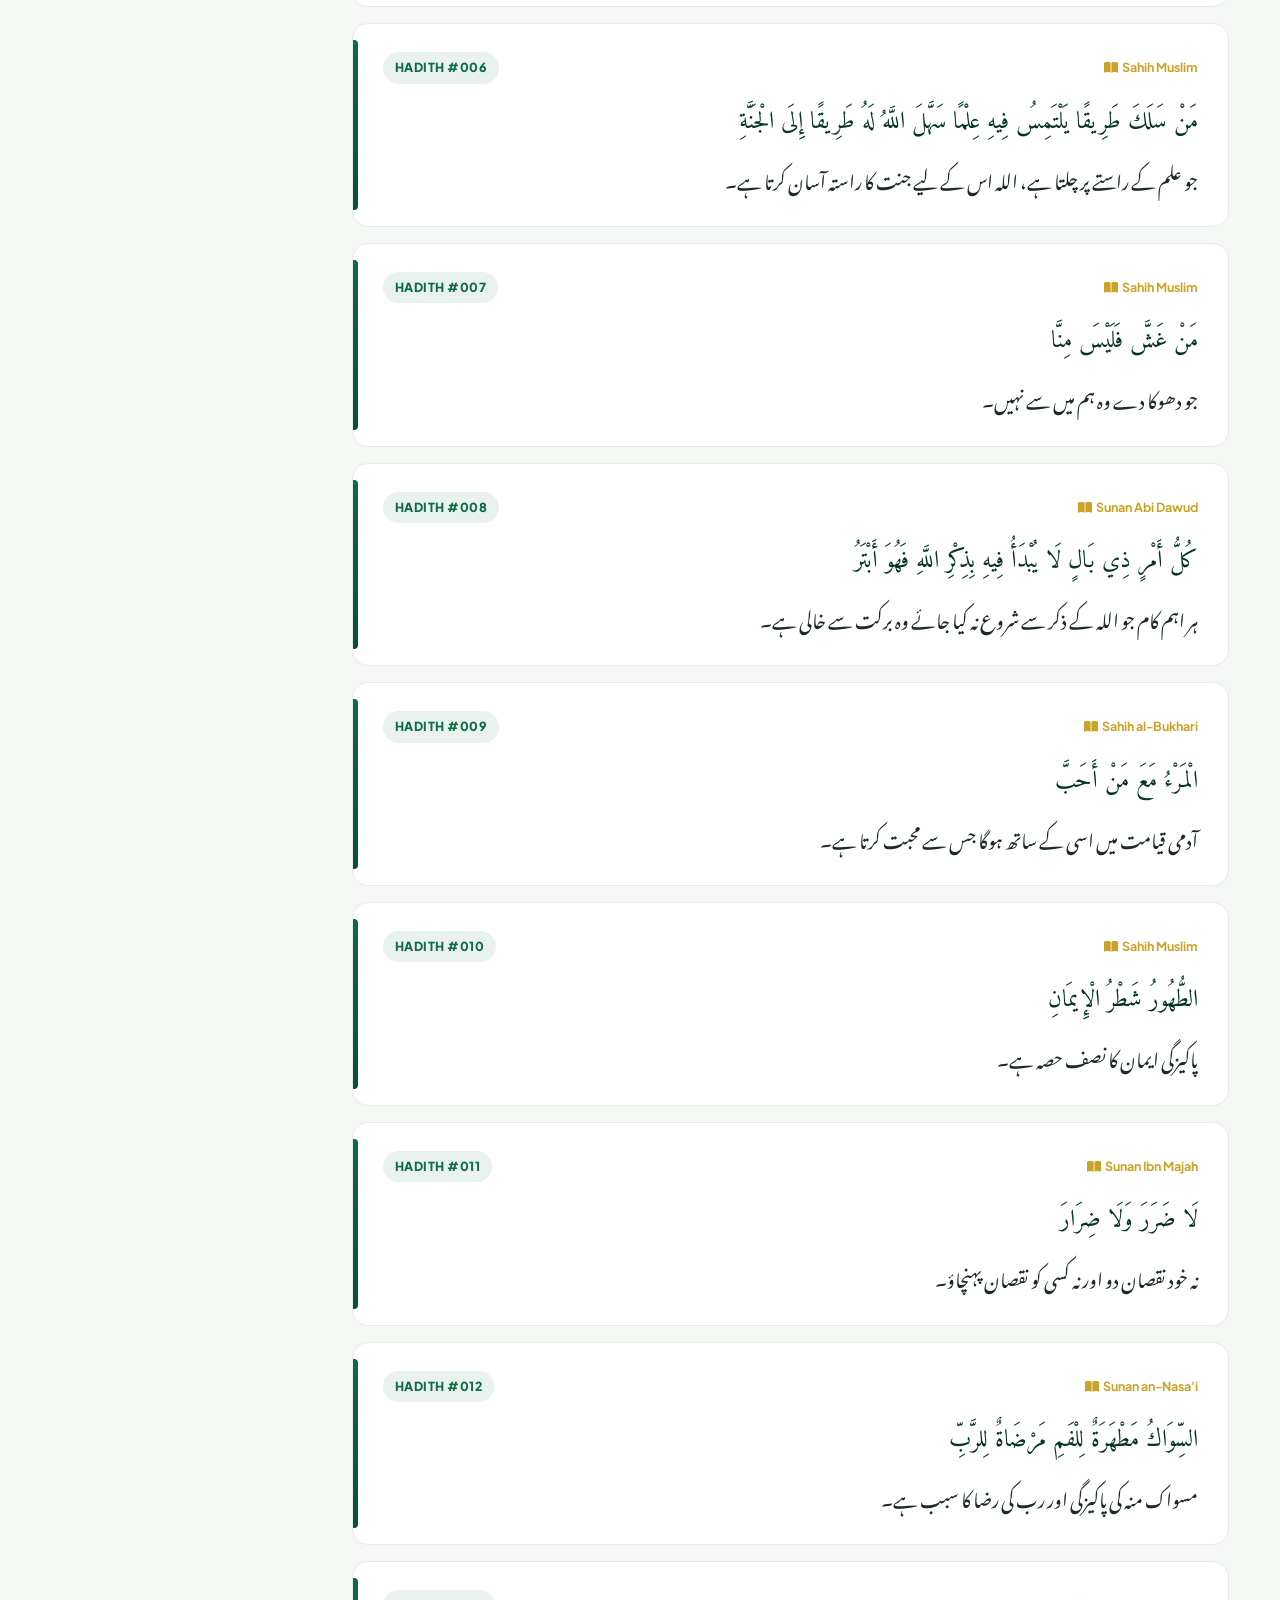
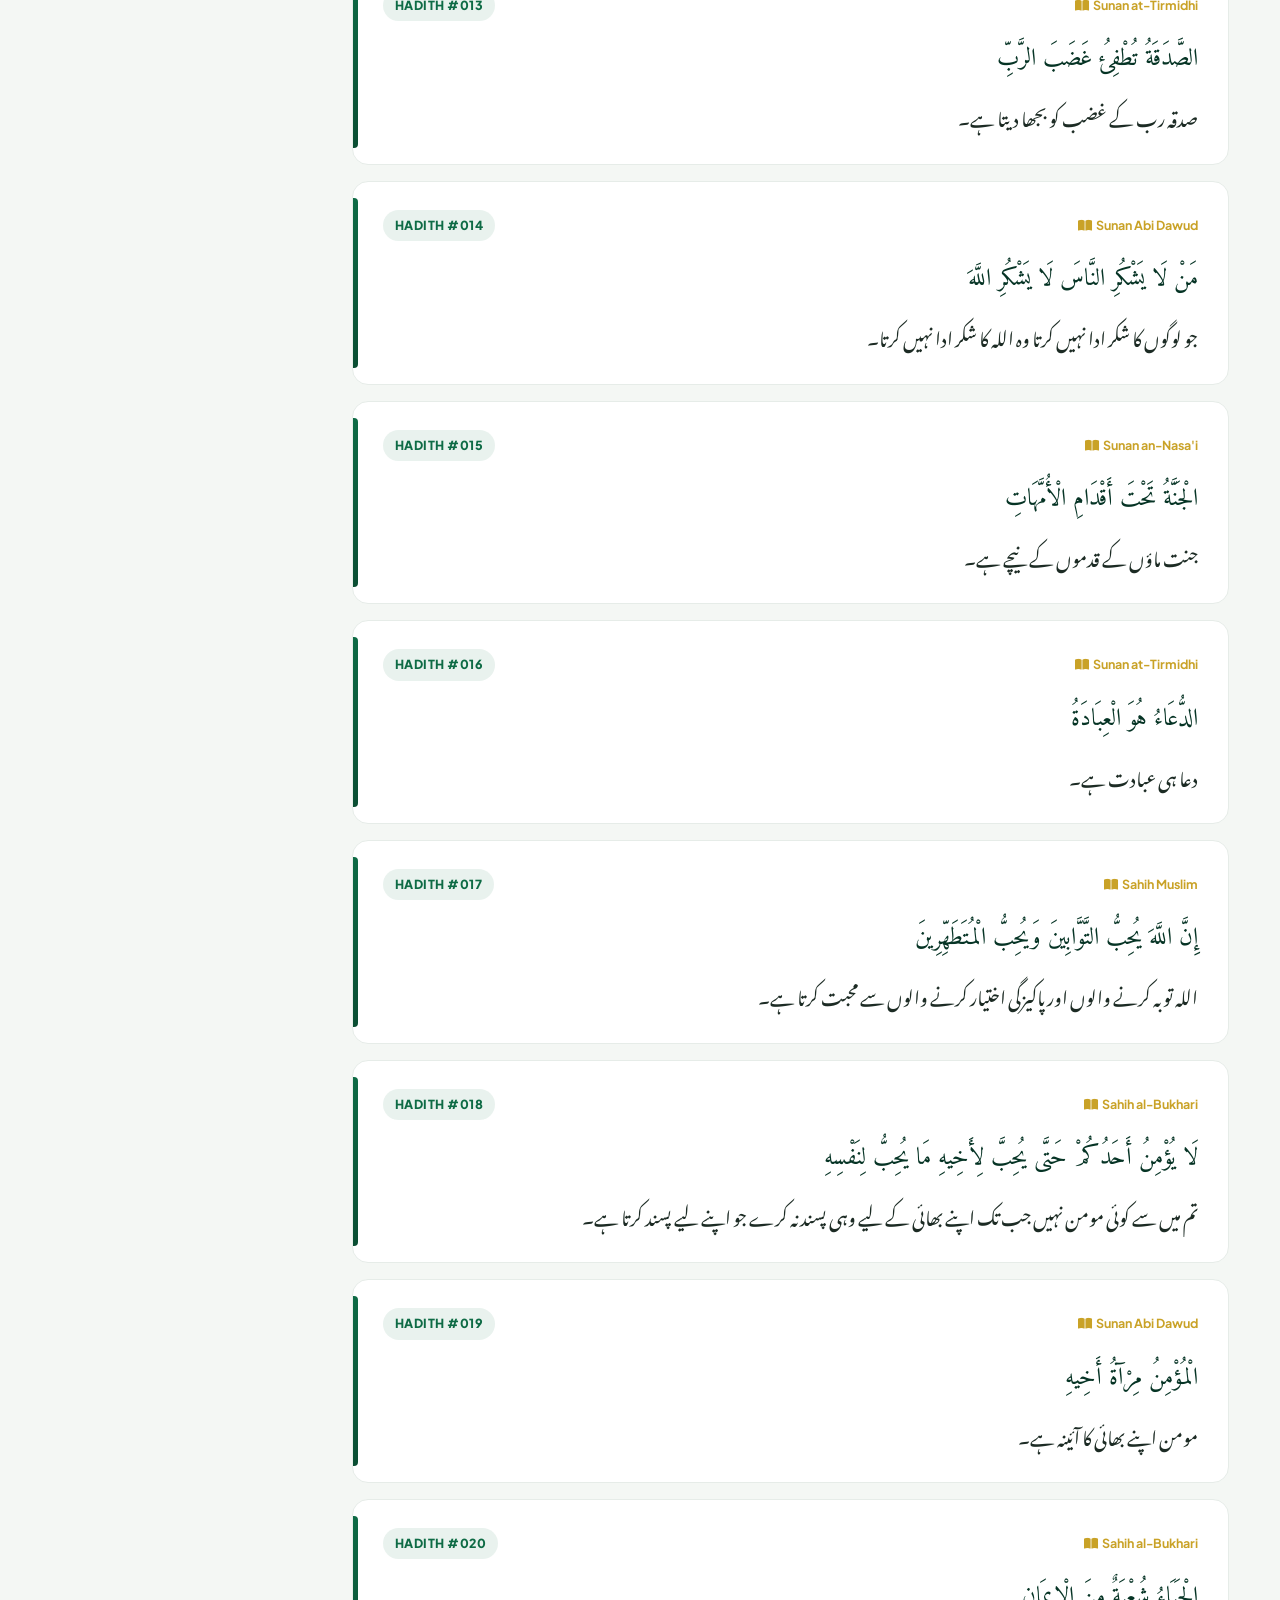
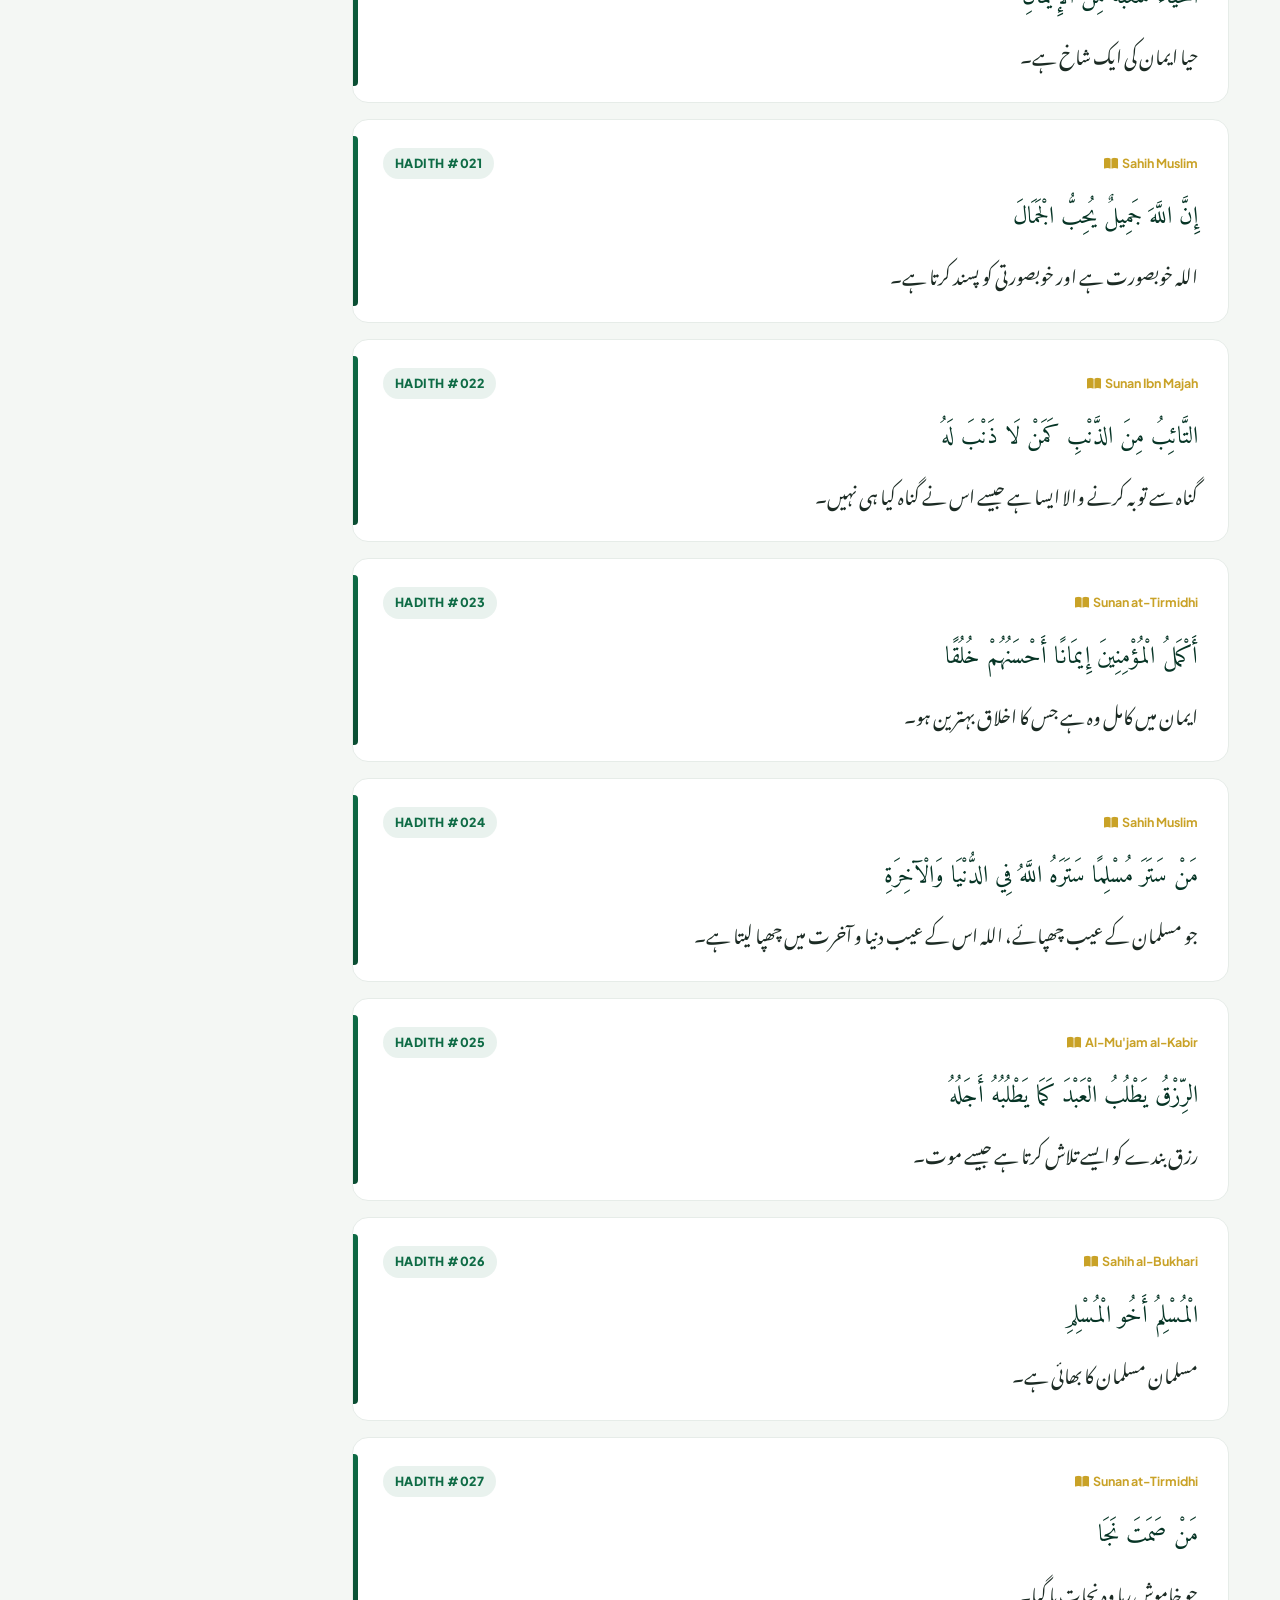
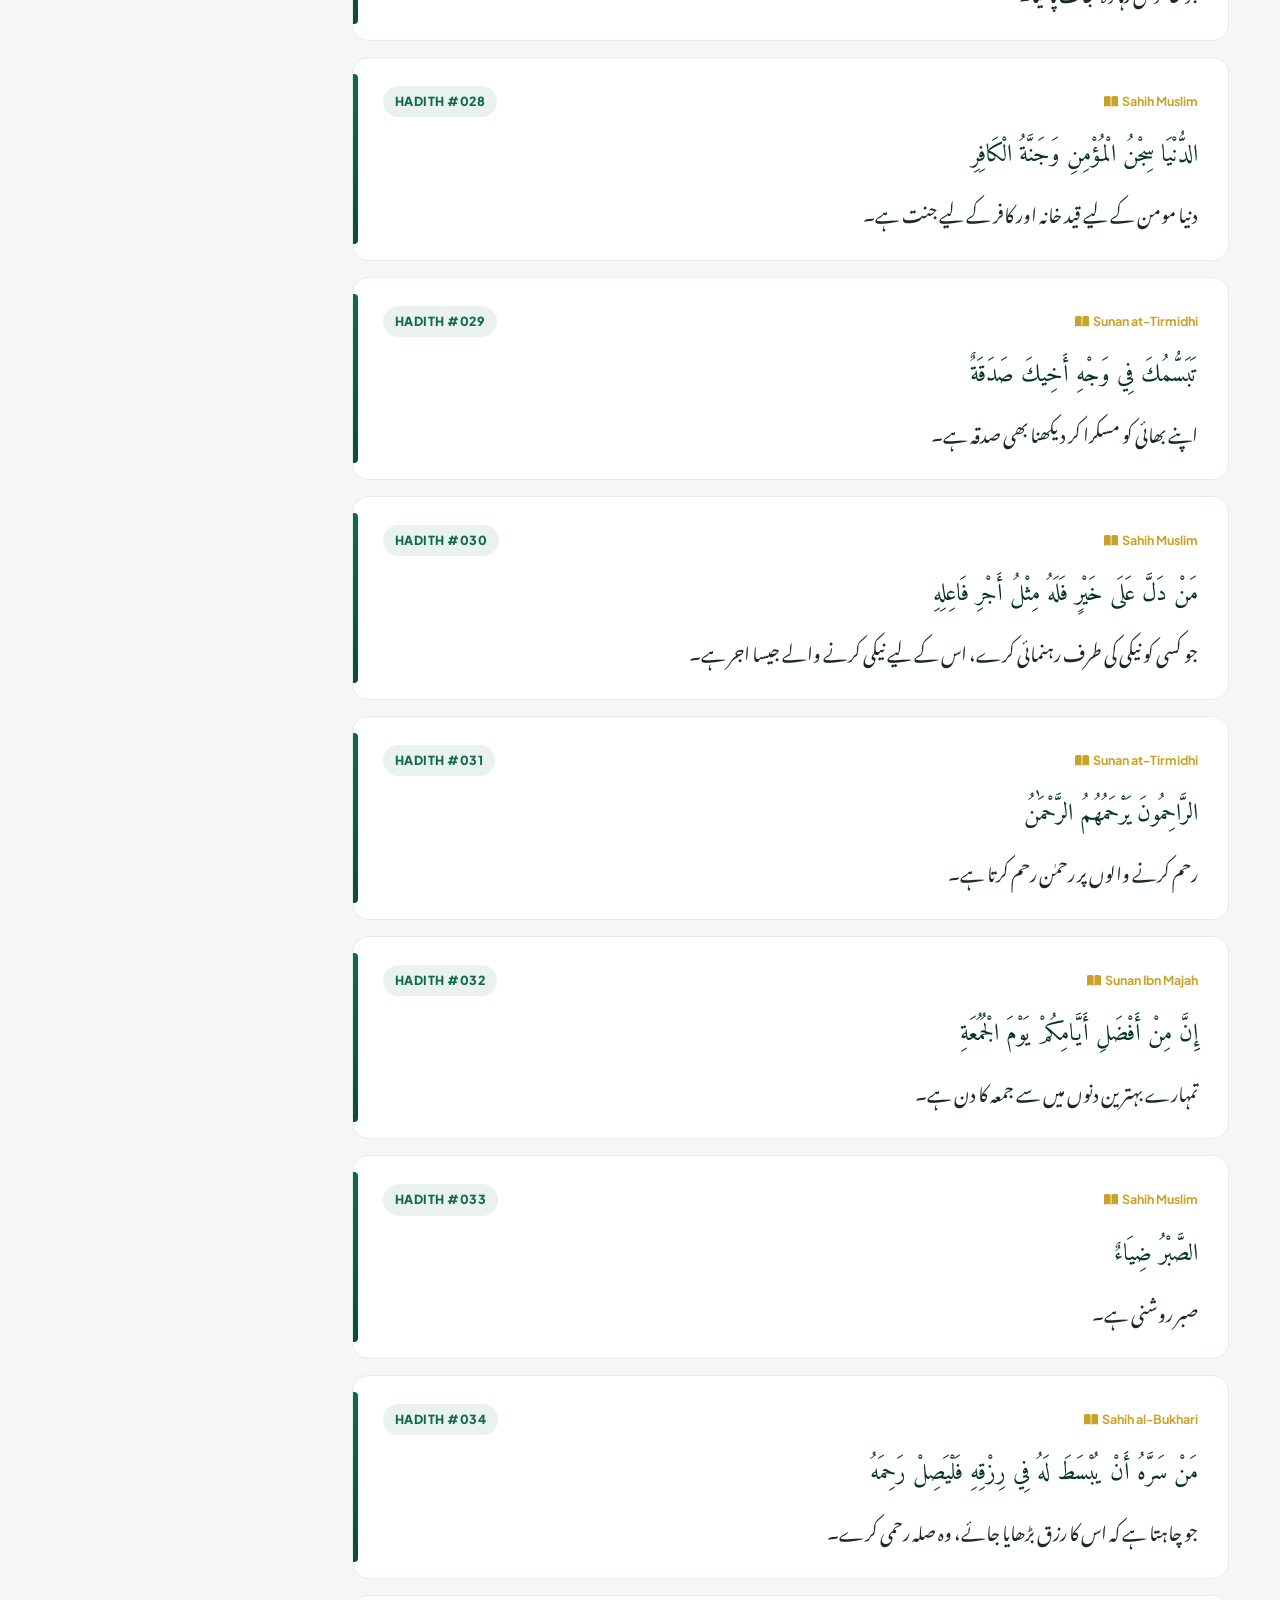
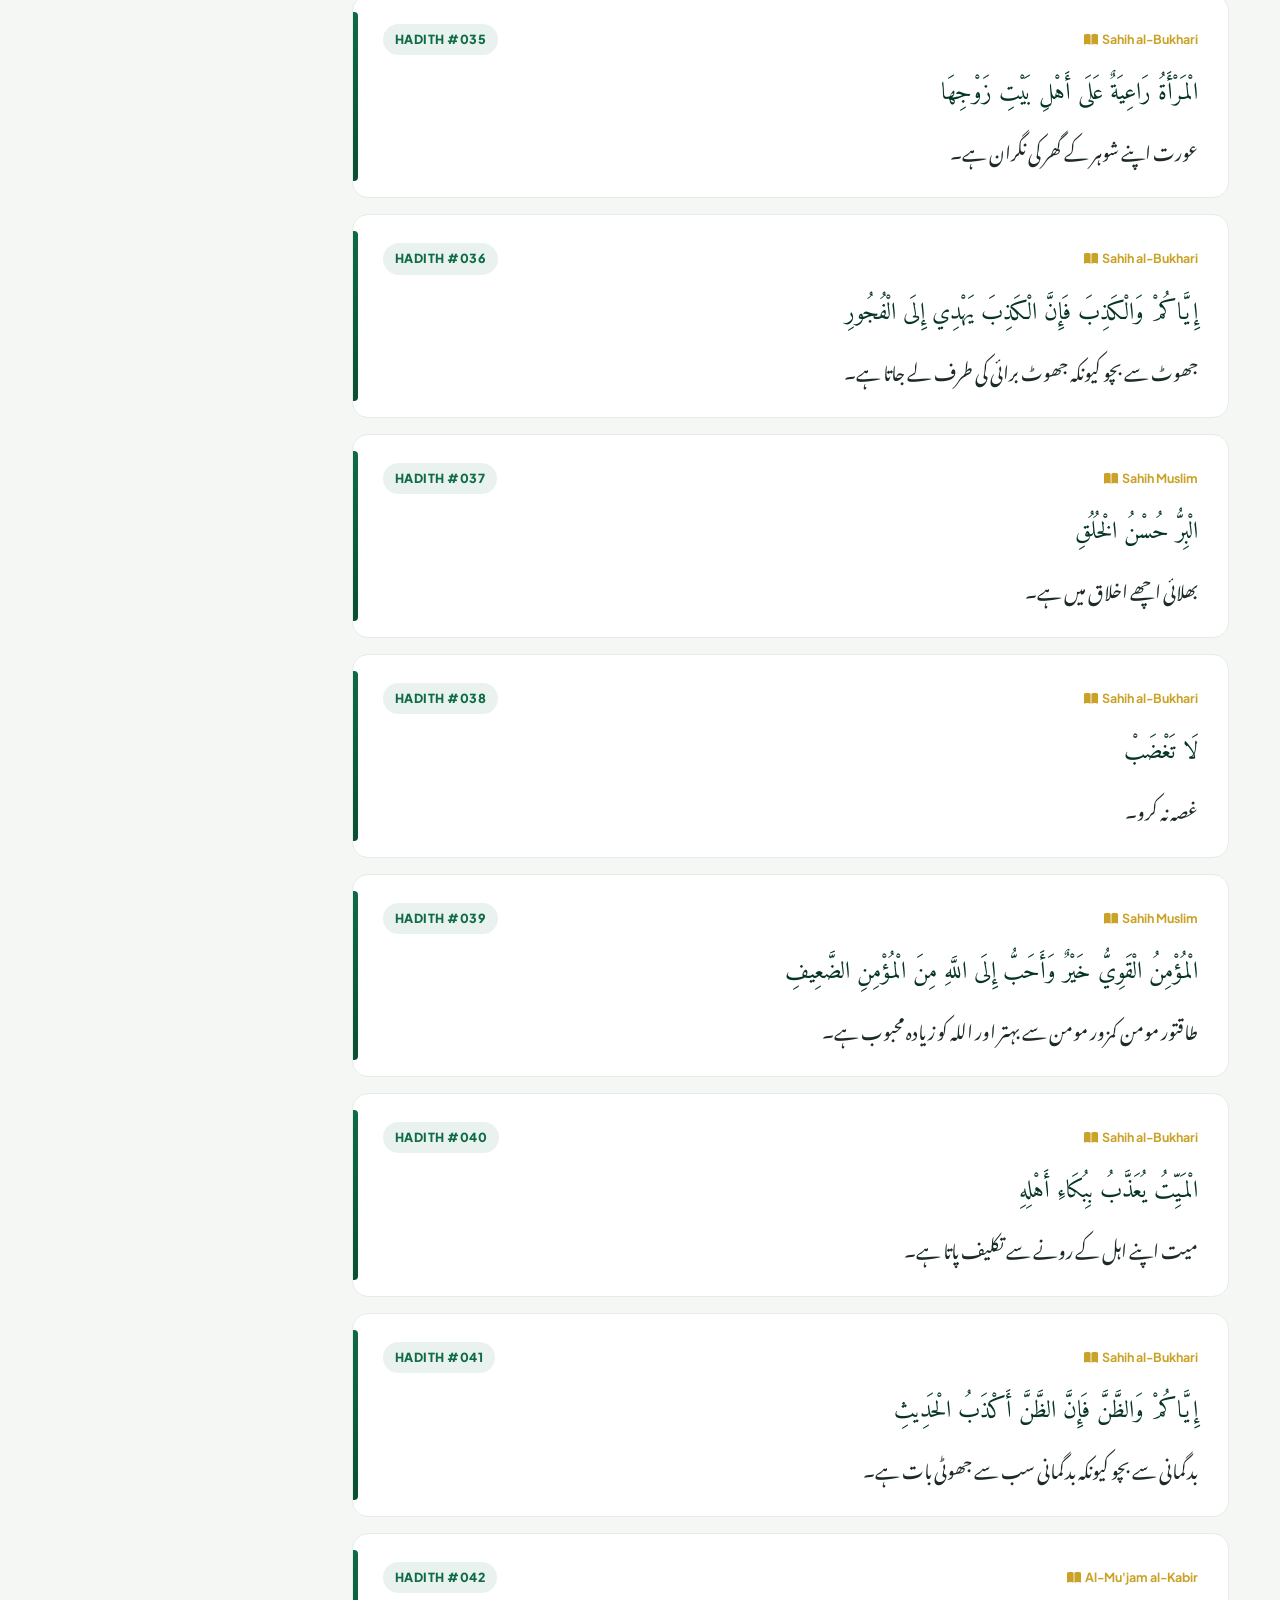
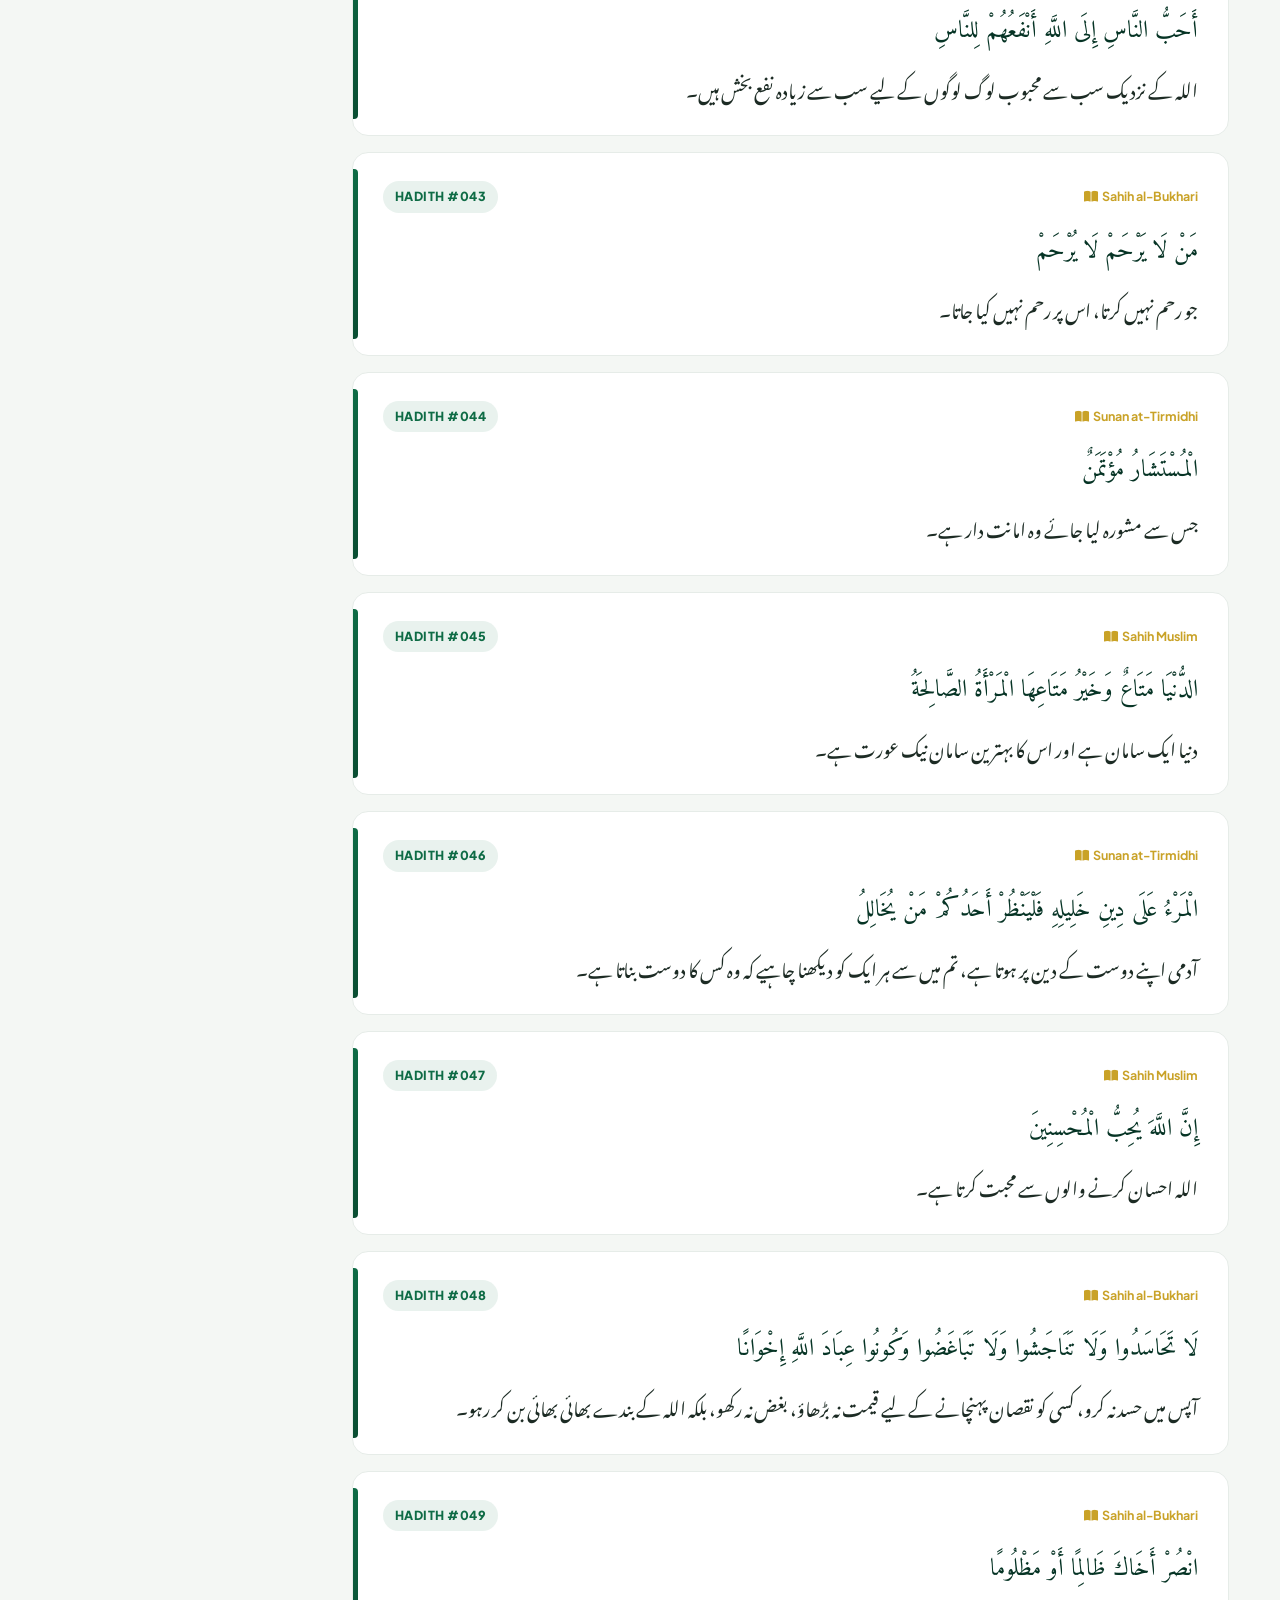
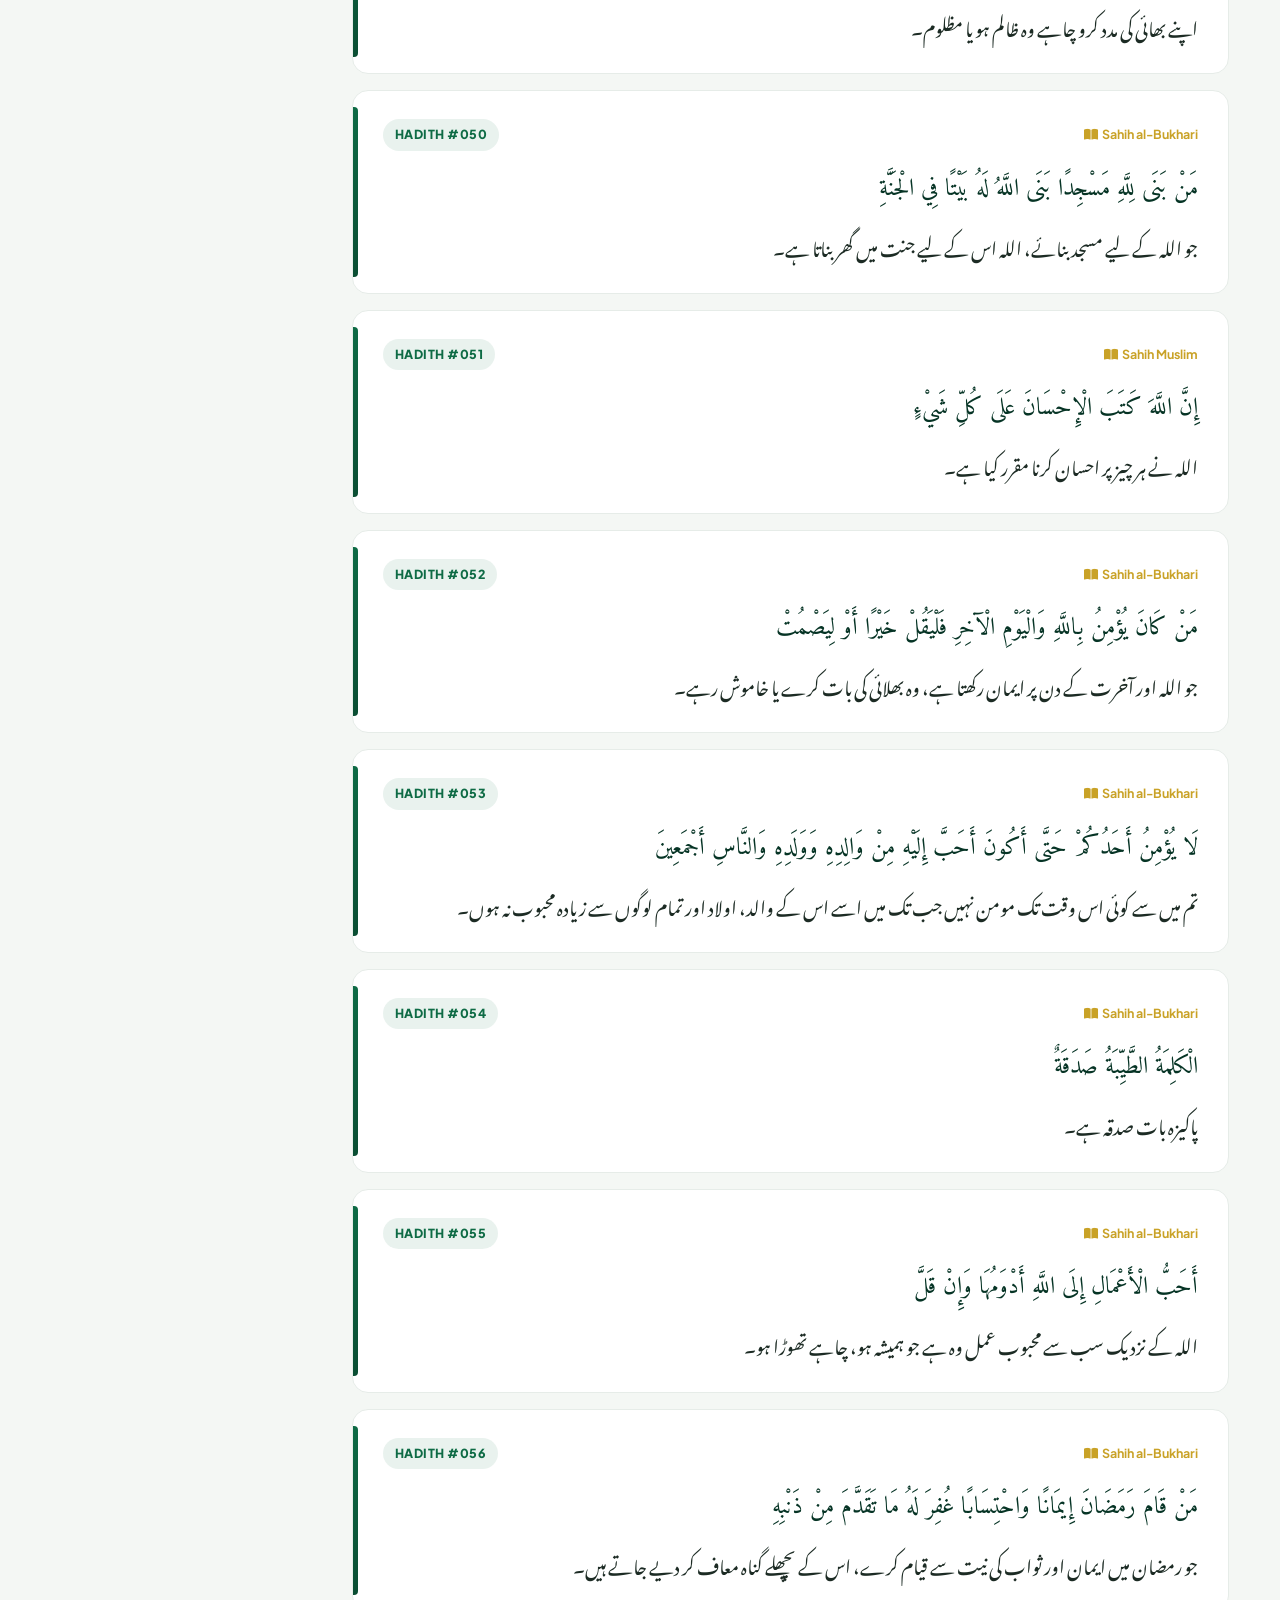
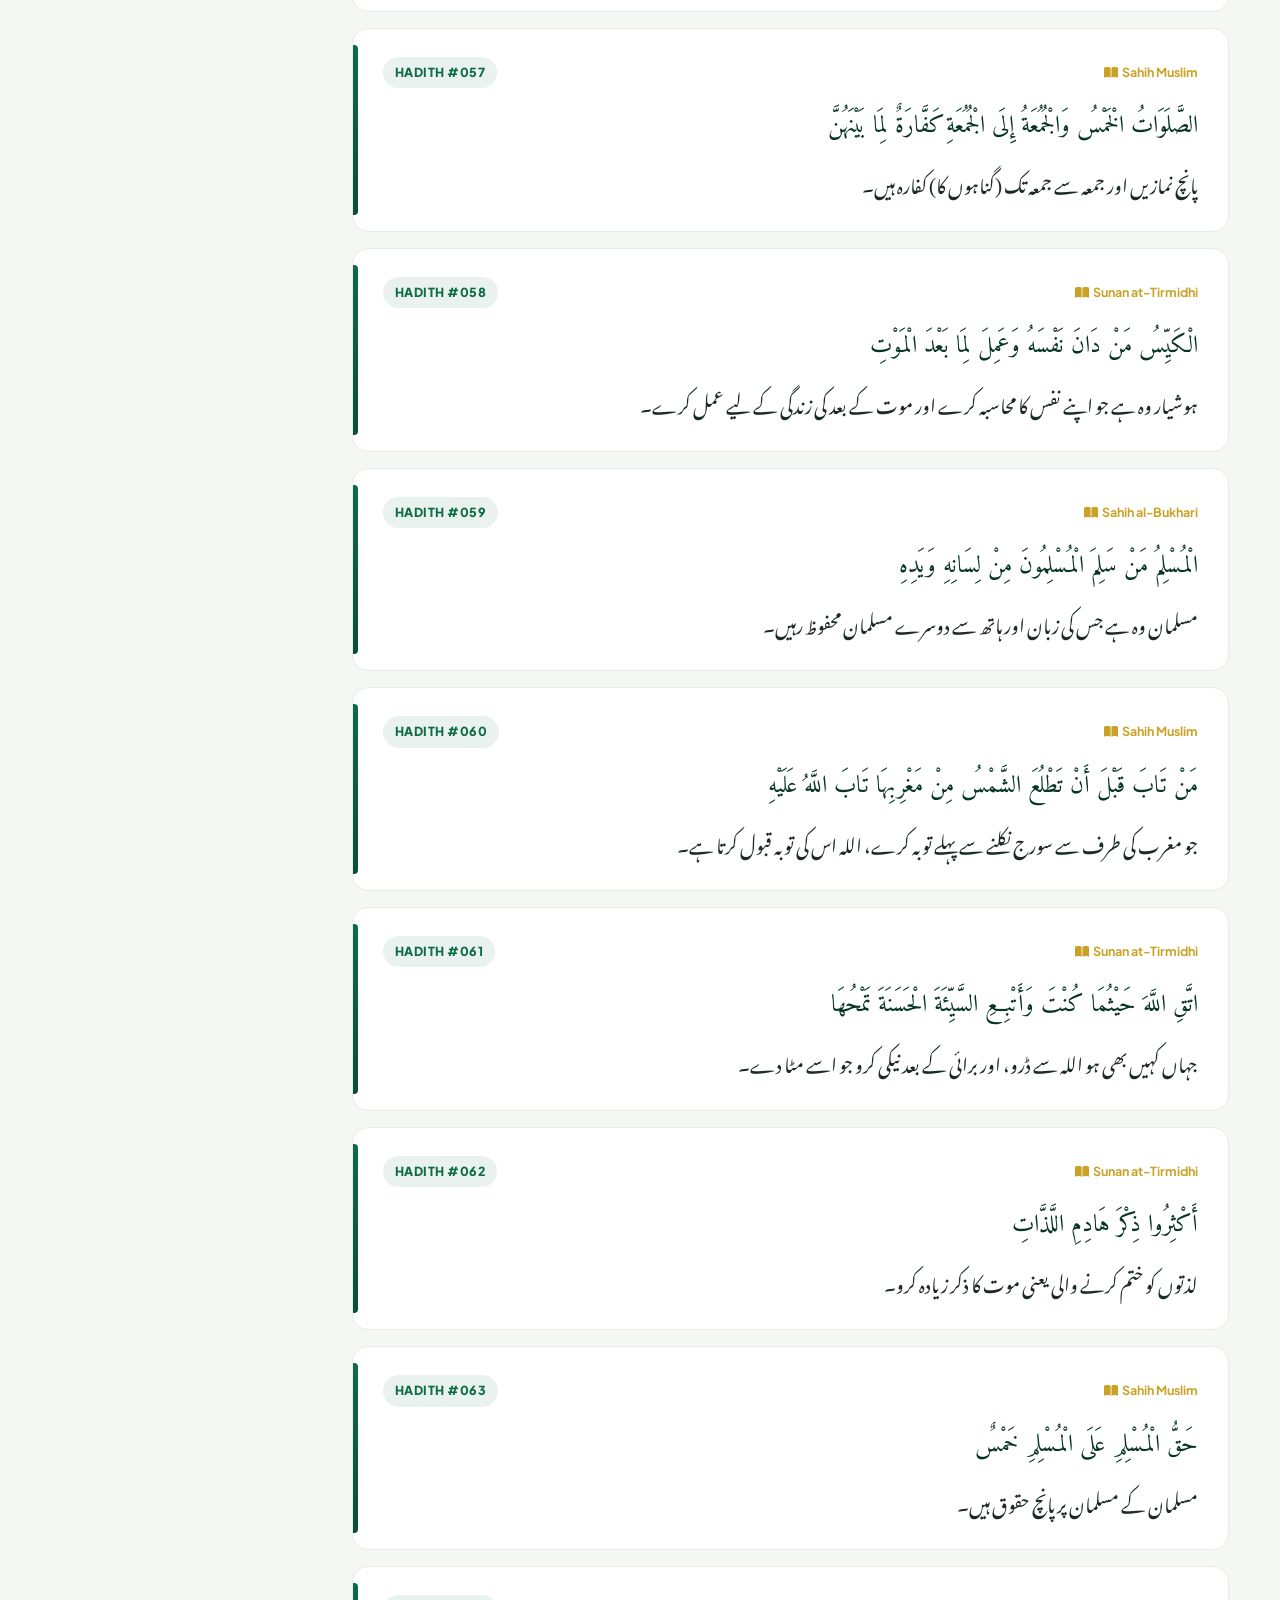
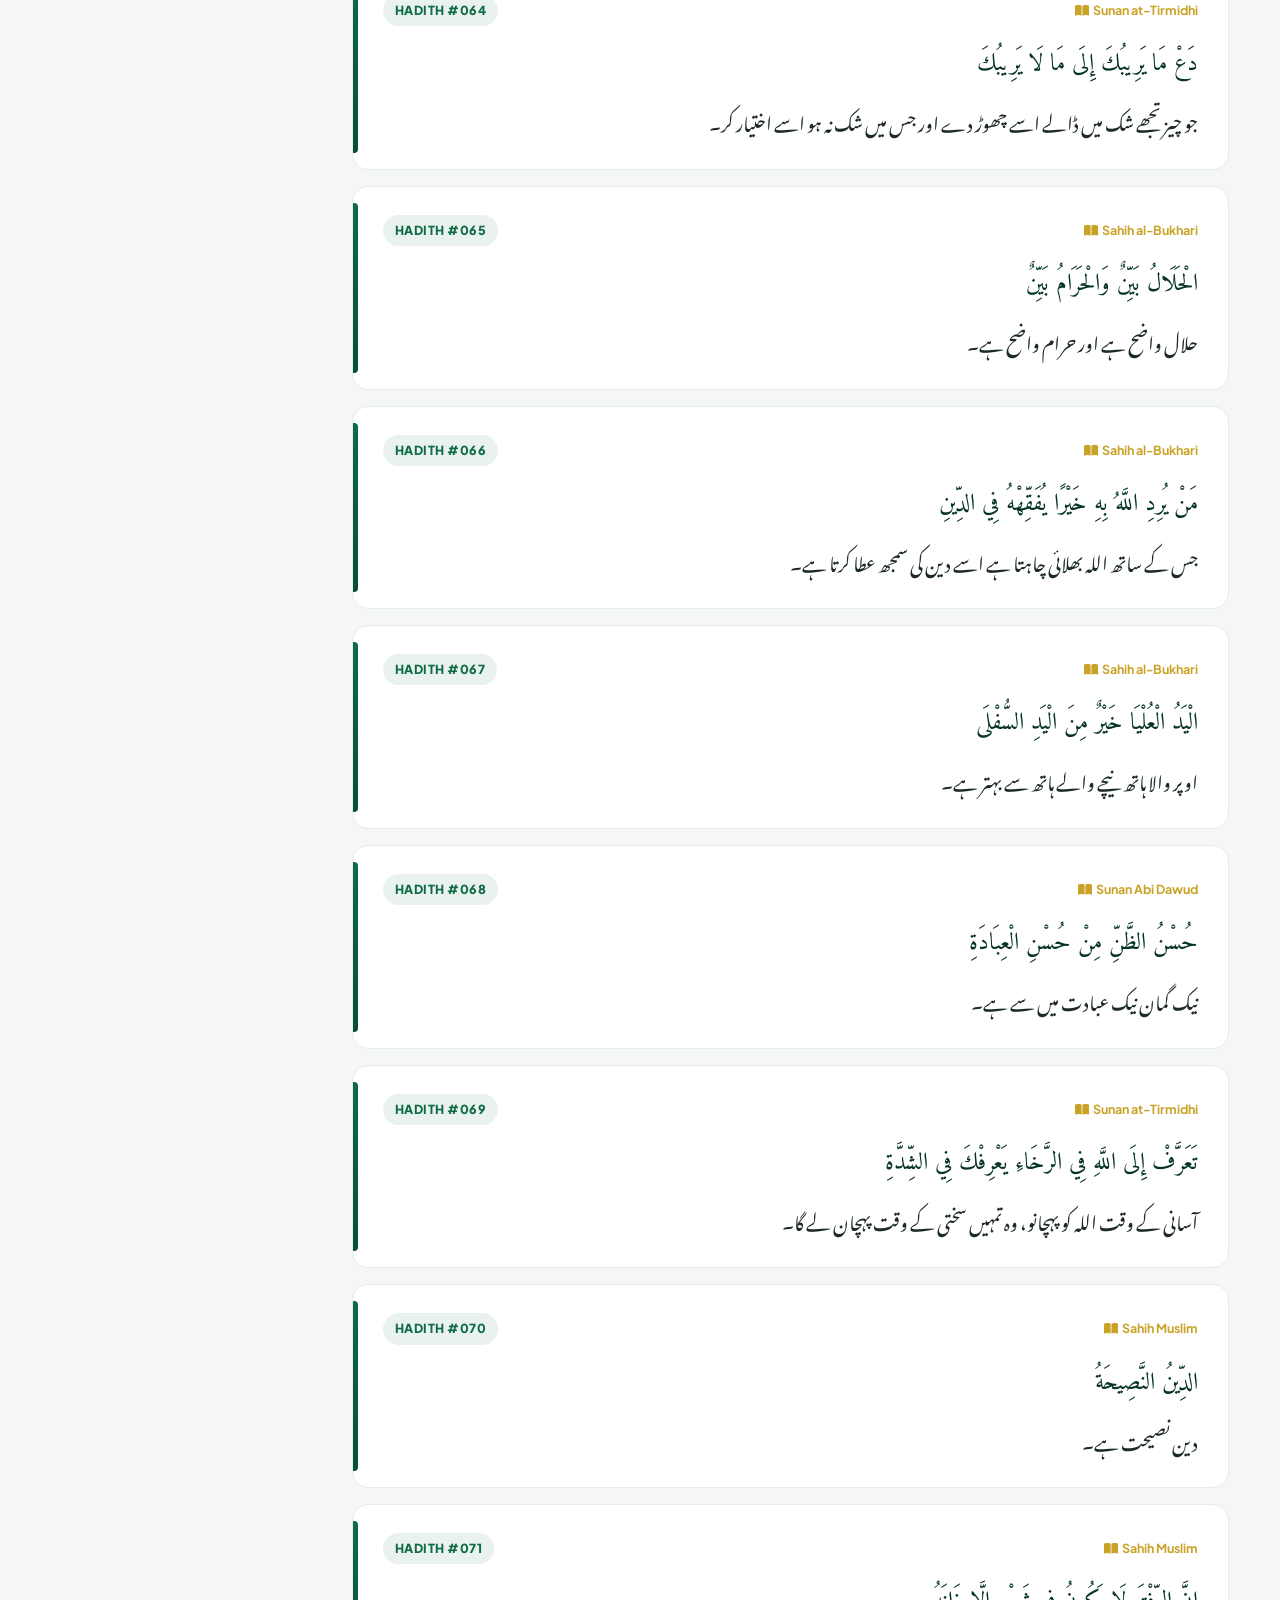
<file: hadith.html>
<!DOCTYPE html>
<html lang="en">

<head>
    <meta charset="UTF-8">
    <meta name="viewport" content="width=device-width, initial-scale=1.0">
    <title>Hadith — 100 Authentic Sayings of the Prophet | DeenPoint</title>
    <link rel="shortcut icon" sizes="512x512" href="images/ChatGPT Image Aug 13, 2026, 09_41_40 PM.png"
        type="image/png">
    <meta name="description"
        content="A curated collection of 100 authentic hadith with Arabic text, Urdu translation and source references from the major Hadith collections.">
    <meta name="theme-color" content="#0e6b45">
    <meta name="apple-mobile-web-app-capable" content="yes">
    <meta name="apple-mobile-web-app-status-bar-style" content="black-translucent">
    <meta name="apple-mobile-web-app-title" content="DeenPoint">
    <link rel="apple-touch-icon" href="images/icon-192.png">
    <link rel="manifest" href="manifest.json">

    <link rel="preconnect" href="https://fonts.googleapis.com">
    <link rel="preconnect" href="https://fonts.gstatic.com" crossorigin>
    <link
        href="https://fonts.googleapis.com/css2?family=Plus+Jakarta+Sans:wght@400;500;600;700;800&family=Amiri:wght@400;700&family=Noto+Nastaliq+Urdu&family=Noto+Naskh+Arabic:wght@400;600;700&display=swap"
        rel="stylesheet">
    <link href="https://cdn.jsdelivr.net/npm/bootstrap@5.3.2/dist/css/bootstrap.min.css" rel="stylesheet">
    <link rel="stylesheet" href="https://cdnjs.cloudflare.com/ajax/libs/font-awesome/6.5.1/css/all.min.css">
    <link rel="stylesheet" href="css/style.css">
    <link rel="stylesheet" href="css/mobile-app.css">
</head>

<body>

    <!-- Mobile App Header -->
    <div class="app-status-bar"></div>
    <header class="app-header">
        <a class="app-header-brand" href="index.html">
            <span class="brand-icon"><i class="fa-solid fa-kaaba"></i></span>
            DeenPoint
        </a>
        <div class="app-header-actions">
            <button class="app-header-btn" onclick="window.location.href='quran.html'" aria-label="Search">
                <i class="fa-solid fa-magnifying-glass"></i>
            </button>
            <button class="app-header-btn" onclick="window.location.href='salah-reminder.html'" aria-label="Notifications">
                <i class="fa-solid fa-bell"></i>
            </button>
        </div>
    </header>

    <nav class="navbar navbar-expand-lg dp-navbar">
        <div class="container-dp">
            <a class="navbar-brand" href="index.html">
                <span class="brand-mark"><i class="fa-solid fa-kaaba"></i></span>DeenPoint
            </a>
            <div class="d-flex align-items-center gap-2 order-lg-last">
                <!-- <button class="lang-toggle" type="button" id="langToggle" aria-label="Switch to Arabic">عربي</button> -->
                <button class="navbar-toggler" type="button" data-bs-toggle="collapse" data-bs-target="#navbarNav"
                    aria-label="Toggle navigation">
                    <i class="fa-solid fa-bars"></i>
                </button>
            </div>
            <div class="collapse navbar-collapse justify-content-end" id="navbarNav">
                <ul class="navbar-nav align-items-lg-center gap-lg-2">
                    <li class="nav-item"><a class="nav-link" href="index.html" data-en="Home"
                            data-ar="الرئيسية">Home</a></li>
                    <li class="nav-item"><a class="nav-link" href="quran.html" data-en="Quran"
                            data-ar="القرآن">Quran</a></li>
                    <li class="nav-item"><a class="nav-link active" href="hadith.html" data-en="Hadith"
                            data-ar="الحديث">Hadith</a></li>
                    <li class="nav-item"><a class="nav-link" href="dua.html" data-en="Duas" data-ar="الأذكار">Duas</a>
                    </li>
                    <li class="nav-item"><a class="nav-link" href="articles.html" data-en="Articles"
                            data-ar="المقالات">Articles</a></li>
                    <li class="nav-item"><a class="nav-link" href="salah.html" data-en="Salah Tracker"
                            data-ar="مواقيت الصلاة">Salah Tracker</a></li>
                    <li class="nav-item"><a class="nav-link" href="salah-reminder.html"><i
                                class="fa-solid fa-bell me-1"></i>Salah Reminder</a></li>
                </ul>
            </div>
        </div>
    </nav>

    <div class="app-content page-enter">
    <header class="page-hero">
        <div class="container-dp">
            <div class="breadcrumb-dp"><a href="index.html">Home</a> <i class="fa-solid fa-angle-right"></i>
                <span>Hadith</span>
            </div>
            <h1><i class="fa-solid fa-scroll me-2"></i>Hadith <span class="text-gold">Collection</span></h1>
            <p>"Whoever Allah wishes good for, He gives him understanding of the religion." — Sahih al-Bukhari</p>
        </div>
    </header>
    <section class="section pt-5">
        <div class="container-dp">
            <div class="row g-4 align-items-start">
                <aside class="col-lg-4 col-xl-3">
                    <div class="card border-0 shadow-sm p-4 rounded-4 bg-white sticky-top" style="top:90px;">
                        <h5 class="fw-bold mb-3"><i class="fa-solid fa-filter text-success me-2"></i>Filter Hadith</h5>
                        <input type="text" class="form-control mb-3" id="hadithSearch"
                            placeholder="Search Arabic or Urdu..." oninput="renderHadith()">
                        <div class="d-flex flex-wrap gap-2" id="sourceFilters"></div>
                        <hr>
                        <div class="d-flex justify-content-between align-items-center">
                            <span class="small text-muted">Showing</span>
                            <span class="pill-badge" id="hadithCount"
                                style="background:var(--cream);border:1px solid var(--gold-soft);color:var(--primary-700);"></span>
                        </div>
                    </div>
                </aside>
                <div class="col-lg-8 col-xl-9">
                    <div class="row g-3" id="hadithList"></div>
                </div>
            </div>
        </div>
    </section>
    </div><!-- .app-content -->

    <footer class="dp-footer">
        <div class="container-dp">
            <div class="row g-4 pb-4">
                <div class="col-lg-4">
                    <a class="footer-brand" href="index.html"><i class="fa-solid fa-kaaba me-2"></i>DeenPoint</a>
                    <p class="mt-3 mb-0" style="color:rgba(255,255,255,.72);">A trusted Islamic knowledge hub bringing
                        together the Quran, authentic Hadith and scholarly articles for everyday learning.</p>
                </div>
                <div class="col-lg-2 col-6">
                    <h6>Explore</h6>
                    <ul class="footer-links">
                        <li><a href="index.html">Home</a></li>
                        <li><a href="quran.html">Quran</a></li>
                        <li><a href="hadith.html">Hadith</a></li>
                        <li><a href="dua.html">Duas</a></li>
                        <li><a href="articles.html">Articles</a></li>
                    </ul>
                </div>
                <div class="col-lg-3 col-6">
                    <h6>Learning</h6>
                    <ul class="footer-links">
                        <li><a href="quran.html">Surah-wise Audio</a></li>
                        <li><a href="hadith.html">Daily Hadith</a></li>
                        <li><a href="dua.html">Daily Duas</a></li>
                        <li><a href="articles.html">Knowledge Base</a></li>
                        <li><a href="salah-reminder.html"><i class="fa-solid fa-bell me-1"></i>Salah Reminder</a></li>
                        <li><a href="download.html"><i class="fa-solid fa-download me-1"></i>Install App</a></li>
                    </ul>
                </div>
                <div class="col-lg-3">
                    <h6>Contact</h6>
                    <ul class="footer-links">
                        <li><i class="fa-solid fa-envelope me-2"></i>DeenPoint@gmail.com</li>
                        <li><i class="fa-solid fa-location-dot me-2"></i>Islamic World</li>
                    </ul>
                </div>
            </div>
            <div class="footer-bottom">© <span id="year">2026</span> DeenPoint — Islamic World | All Rights Reserved
            </div>
        </div>
    </footer>

    <script src="https://cdn.jsdelivr.net/npm/bootstrap@5.3.2/dist/js/bootstrap.bundle.min.js"></script>
    <script src="data/hadith.js"></script>
    <script src="js/main.js"></script>
    <script src="js/install.js"></script>
    <script>
        if ("serviceWorker" in navigator) { navigator.serviceWorker.register("./sw.js").catch(() => { }); }
        let activeSource = "All";

        const sources = ["All", ...new Set(hadithsDB.map(h => h.source))];

        function renderFilters() {
            const wrap = document.getElementById("sourceFilters");
            wrap.innerHTML = sources.map((s, i) =>
                `<button class="filter-chip ${s === activeSource ? "active" : ""}" data-src="${i}" type="button">${s}</button>`
            ).join("");
        }

        document.getElementById("sourceFilters").addEventListener("click", (e) => {
            const btn = e.target.closest(".filter-chip");
            if (!btn) return;
            activeSource = sources[Number(btn.dataset.src)];
            renderFilters();
            renderHadith();
        });

        function renderHadith() {
            const q = document.getElementById("hadithSearch").value.trim().toLowerCase();
            const list = document.getElementById("hadithList");
            list.innerHTML = "";

            const filtered = hadithsDB.filter(h => {
                const okSource = activeSource === "All" || h.source === activeSource;
                const okSearch = !q ||
                    h.arabic.toLowerCase().includes(q) ||
                    h.urdu.toLowerCase().includes(q);
                return okSource && okSearch;
            });

            document.getElementById("hadithCount").textContent = filtered.length + " / " + hadithsDB.length;

            if (!filtered.length) {
                list.innerHTML = `
                    <div class="col-12">
                        <div class="empty-state">
                            <i class="fa-solid fa-scroll"></i>
                            <h4>No hadith found</h4>
                            <p class="mb-0">Try a different keyword or clear the filters.</p>
                        </div>
                    </div>`;
                return;
            }

            filtered.forEach(h => {
                const col = document.createElement("div");
                col.className = "col-12";
                col.innerHTML = `
                    <div class="hadith-card reveal">
                        <div class="hadith-head">
                            <span class="hadith-id">HADITH #${String(h.id).padStart(3, "0")}</span>
                            <span class="hadith-src"><i class="fa-solid fa-book-open me-1"></i>${h.source}</span>
                        </div>
                        <div class="arabic">${h.arabic}</div>
                        <div class="urdu">${h.urdu}</div>
                    </div>`;
                list.appendChild(col);
            });
            document.querySelectorAll("#hadithList .reveal").forEach(el => el.classList.add("visible"));
        }

        renderFilters();
        renderHadith();
    </script>

    <!-- Install Banner -->
    <div class="install-banner" id="installBanner">
        <div class="container-dp">
            <div class="install-banner-inner">
                <div class="install-banner-text">
                    <i class="fa-solid fa-mobile-screen-button"></i>
                    <div>
                        <strong>DeenPoint Install Karein</strong>
                        <small>Phone mein app ki tarah use karein — offline bhi chalega!</small>
                    </div>
                </div>
                <div class="install-banner-actions">
                    <button class="btn-dp btn-dp-primary btn-sm" id="installBtn"><i class="fa-solid fa-download"></i>
                        Install</button>
                    <button class="btn-dp btn-dp-ghost btn-sm" id="installDismiss"><i
                            class="fa-solid fa-xmark"></i></button>
                </div>
            </div>
        </div>
    </div>

    <!-- iOS Install Bottom Sheet -->
    <div class="bottom-sheet-overlay" id="iosInstallSheet">
        <div class="bottom-sheet">
            <div class="bottom-sheet-handle"></div>
            <h3 style="text-align:center;margin-bottom:6px;font-size:1.1rem;">DeenPoint Install Karein</h3>
            <p style="text-align:center;color:var(--muted);font-size:0.85rem;margin-bottom:18px;">iOS par manually install karein:</p>
            <div class="ios-install-sheet">
                <div class="ios-step">
                    <span class="ios-step-num">1</span>
                    <span class="ios-step-text"><strong>Share button</strong> par tap karein (neeche centre me)</span>
                </div>
                <div class="ios-step">
                    <span class="ios-step-num">2</span>
                    <span class="ios-step-text"><strong>"Add to Home Screen"</strong> select karein</span>
                </div>
                <div class="ios-step">
                    <span class="ios-step-num">3</span>
                    <span class="ios-step-text"><strong>"Add"</strong> par tap karein — Home screen pe icon aa jayega!</span>
                </div>
            </div>
            <button class="btn-dp btn-dp-green w-100" onclick="document.getElementById('iosInstallSheet').classList.remove('show')" style="margin-top:16px;">
                <i class="fa-solid fa-check"></i> Samajh gaya
            </button>
        </div>
    </div>

    <!-- Mobile Bottom Tab Bar -->
    <nav class="bottom-tab-bar" role="navigation" aria-label="Main navigation">
        <div class="tab-bar-inner">
            <a href="index.html" class="tab-item" aria-label="Home">
                <i class="fa-solid fa-house"></i>
                <span class="tab-label">Home</span>
            </a>
            <a href="quran.html" class="tab-item" aria-label="Quran">
                <i class="fa-solid fa-book-quran"></i>
                <span class="tab-label">Quran</span>
            </a>
            <a href="hadith.html" class="tab-item active" aria-label="Hadith">
                <i class="fa-solid fa-scroll"></i>
                <span class="tab-label">Hadith</span>
            </a>
            <a href="dua.html" class="tab-item" aria-label="Duas">
                <i class="fa-solid fa-hands-praying"></i>
                <span class="tab-label">Duas</span>
            </a>
            <a href="salah-reminder.html" class="tab-item" aria-label="Salah">
                <i class="fa-solid fa-mosque"></i>
                <span class="tab-label">Salah</span>
            </a>
        </div>
    </nav>
</body>

</html>
</file>
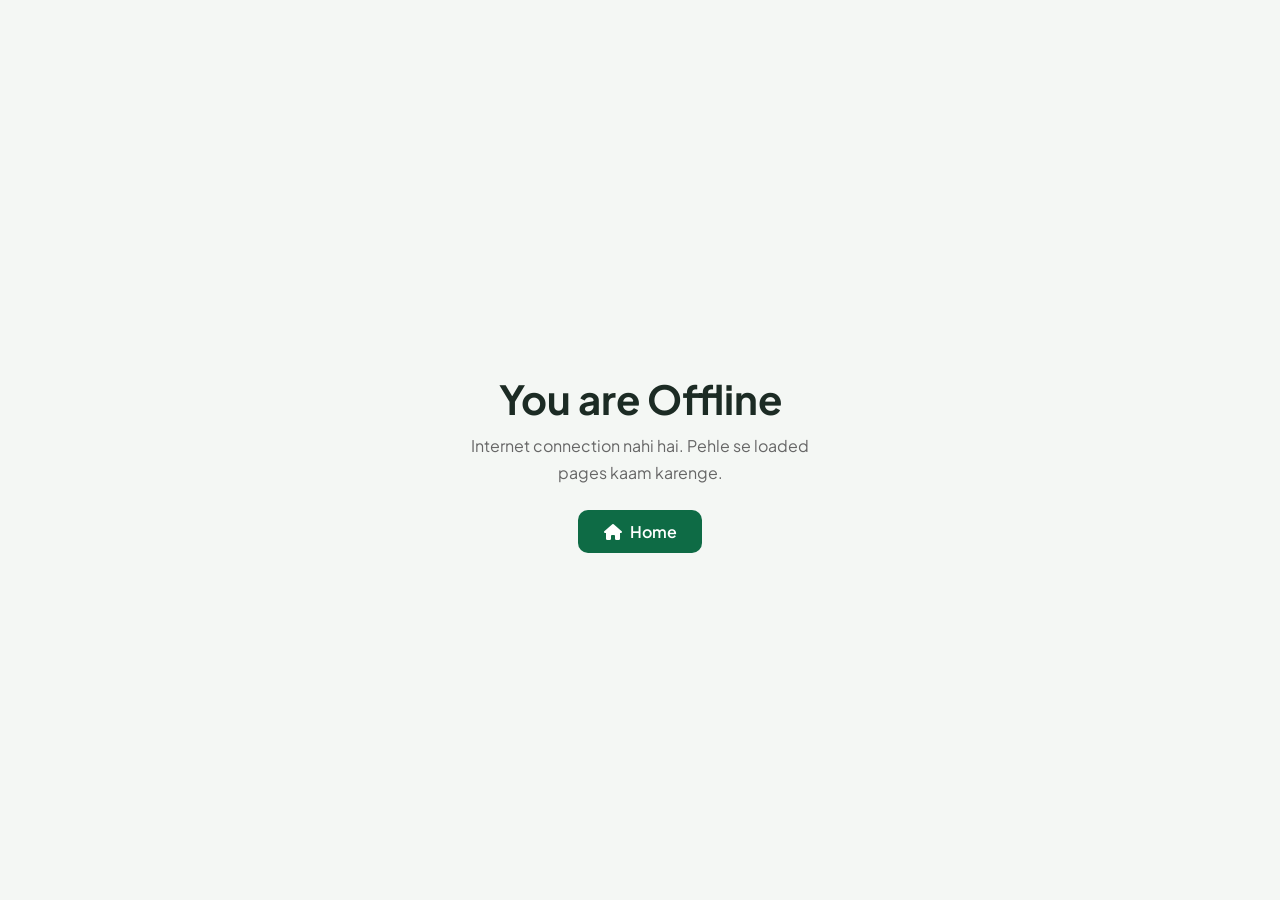
<file: offline.html>
<!DOCTYPE html>
<html lang="en">

<head>
    <meta charset="UTF-8">
    <meta name="viewport" content="width=device-width, initial-scale=1.0">
    <title>Offline — DeenPoint</title>
    <link rel="shortcut icon" sizes="512x512" href="images/icon-512.png" type="image/png">
    <meta name="theme-color" content="#0e6b45">
    <link rel="preconnect" href="https://fonts.googleapis.com">
    <link rel="preconnect" href="https://fonts.gstatic.com" crossorigin>
    <link href="https://fonts.googleapis.com/css2?family=Plus+Jakarta+Sans:wght@400;600;700&display=swap"
        rel="stylesheet">
    <link href="https://cdn.jsdelivr.net/npm/bootstrap@5.3.2/dist/css/bootstrap.min.css" rel="stylesheet">
    <link rel="stylesheet" href="https://cdnjs.cloudflare.com/ajax/libs/font-awesome/6.5.1/css/all.min.css">
    <link rel="stylesheet" href="css/style.css">
</head>

<body>
    <div
        style="min-height:100vh;display:flex;align-items:center;justify-content:center;text-align:center;padding:2rem;">
        <div>
            <i class="fa-solid fa-wifi-slash"
                style="font-size:4rem;color:var(--green,#0e6b45);opacity:.4;margin-bottom:1rem;"></i>
            <h1 style="font-weight:700;margin-bottom:.5rem;">You are Offline</h1>
            <p style="color:#666;max-width:360px;margin:0 auto 1.5rem;">Internet connection nahi hai. Pehle se loaded
                pages kaam karenge.</p>
            <a href="index.html" class="btn btn-primary"
                style="background:#0e6b45;border:none;padding:.6rem 1.6rem;border-radius:10px;font-weight:600;">
                <i class="fa-solid fa-house me-2"></i>Home
            </a>
        </div>
    </div>
</body>

</html>
</file>
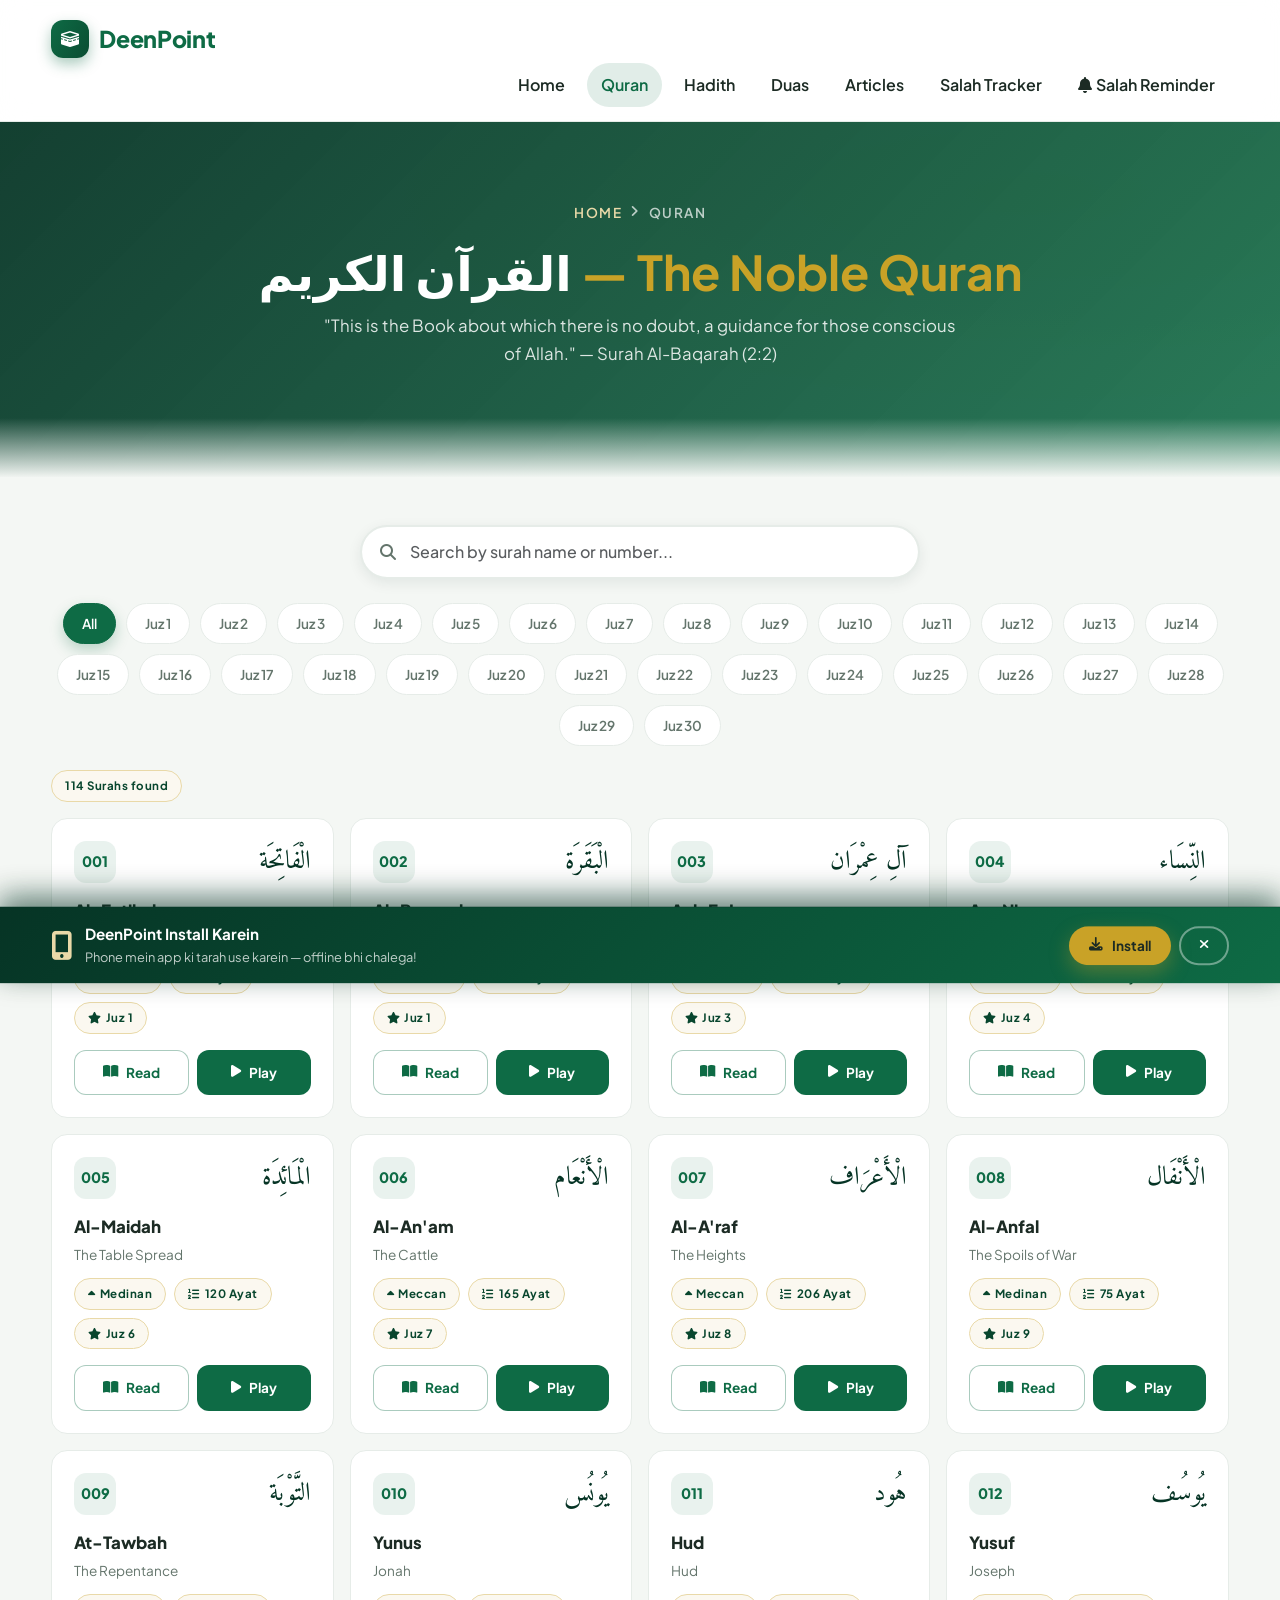
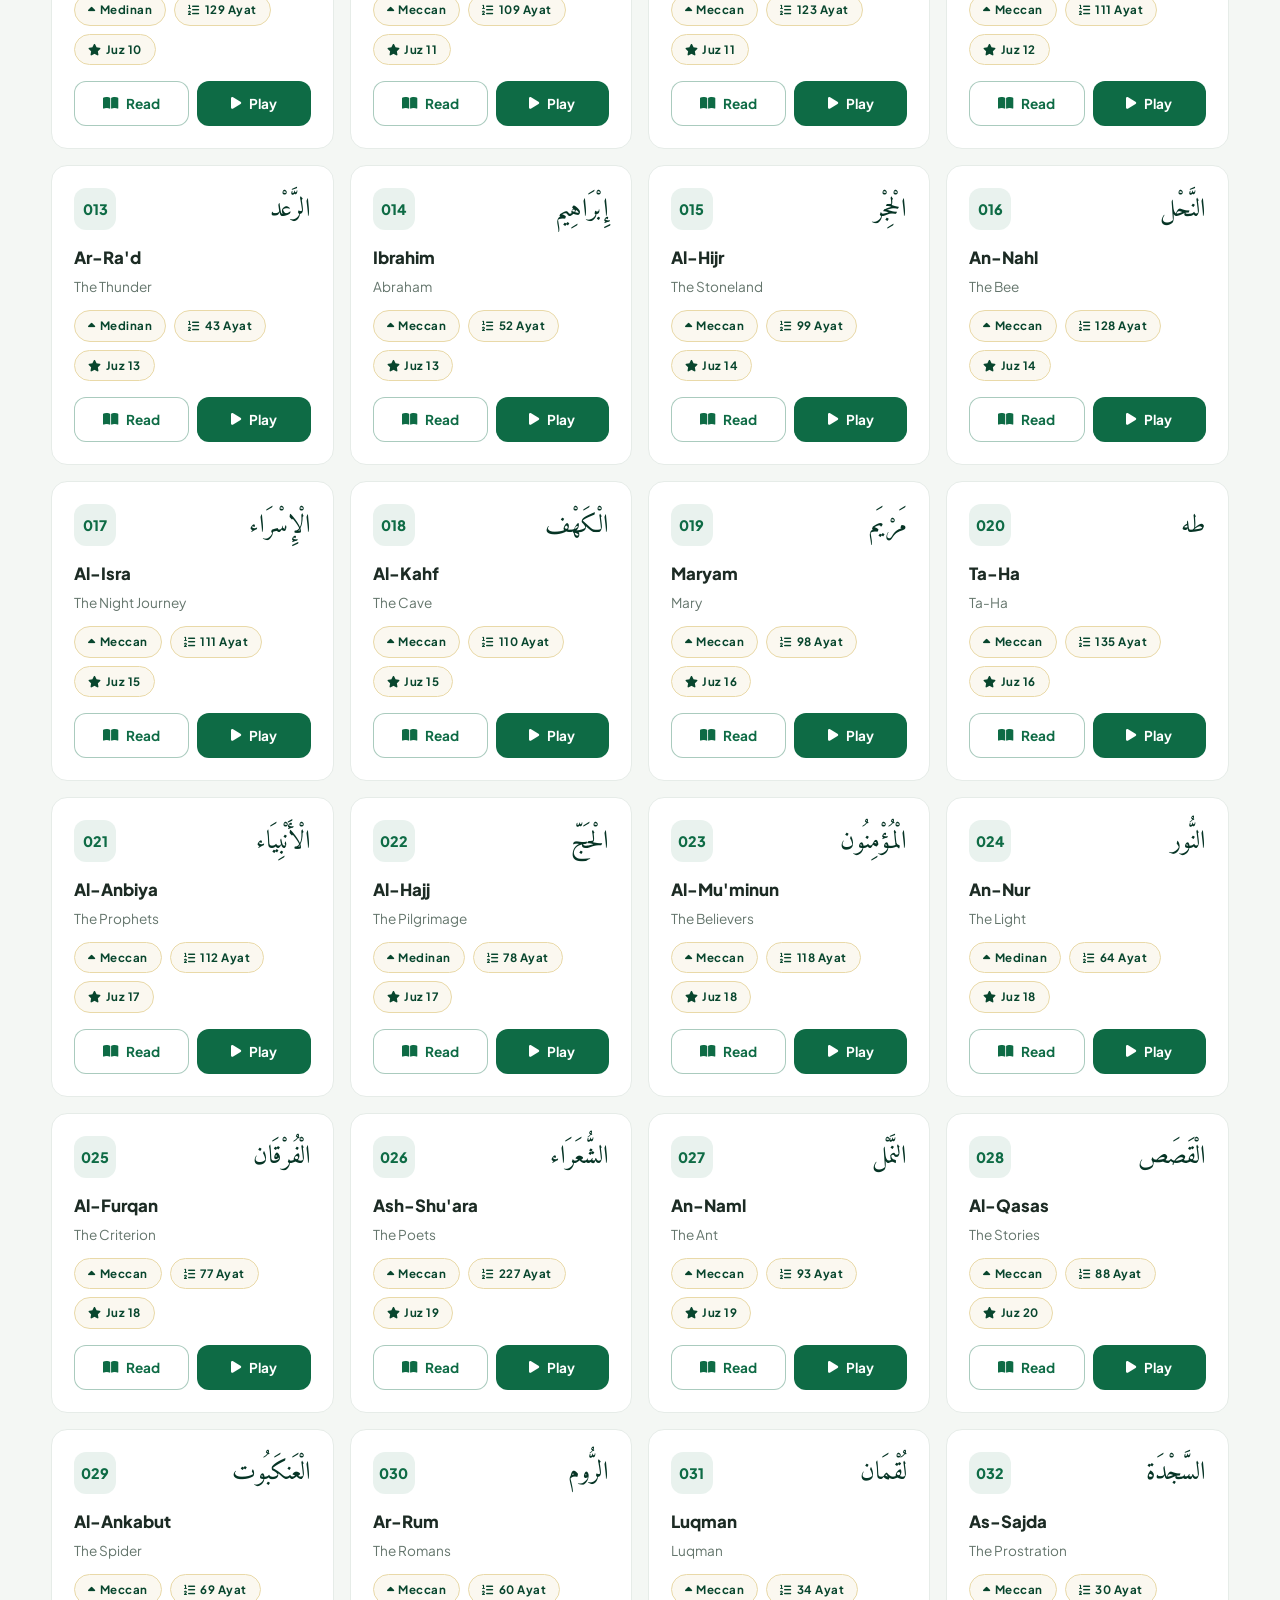
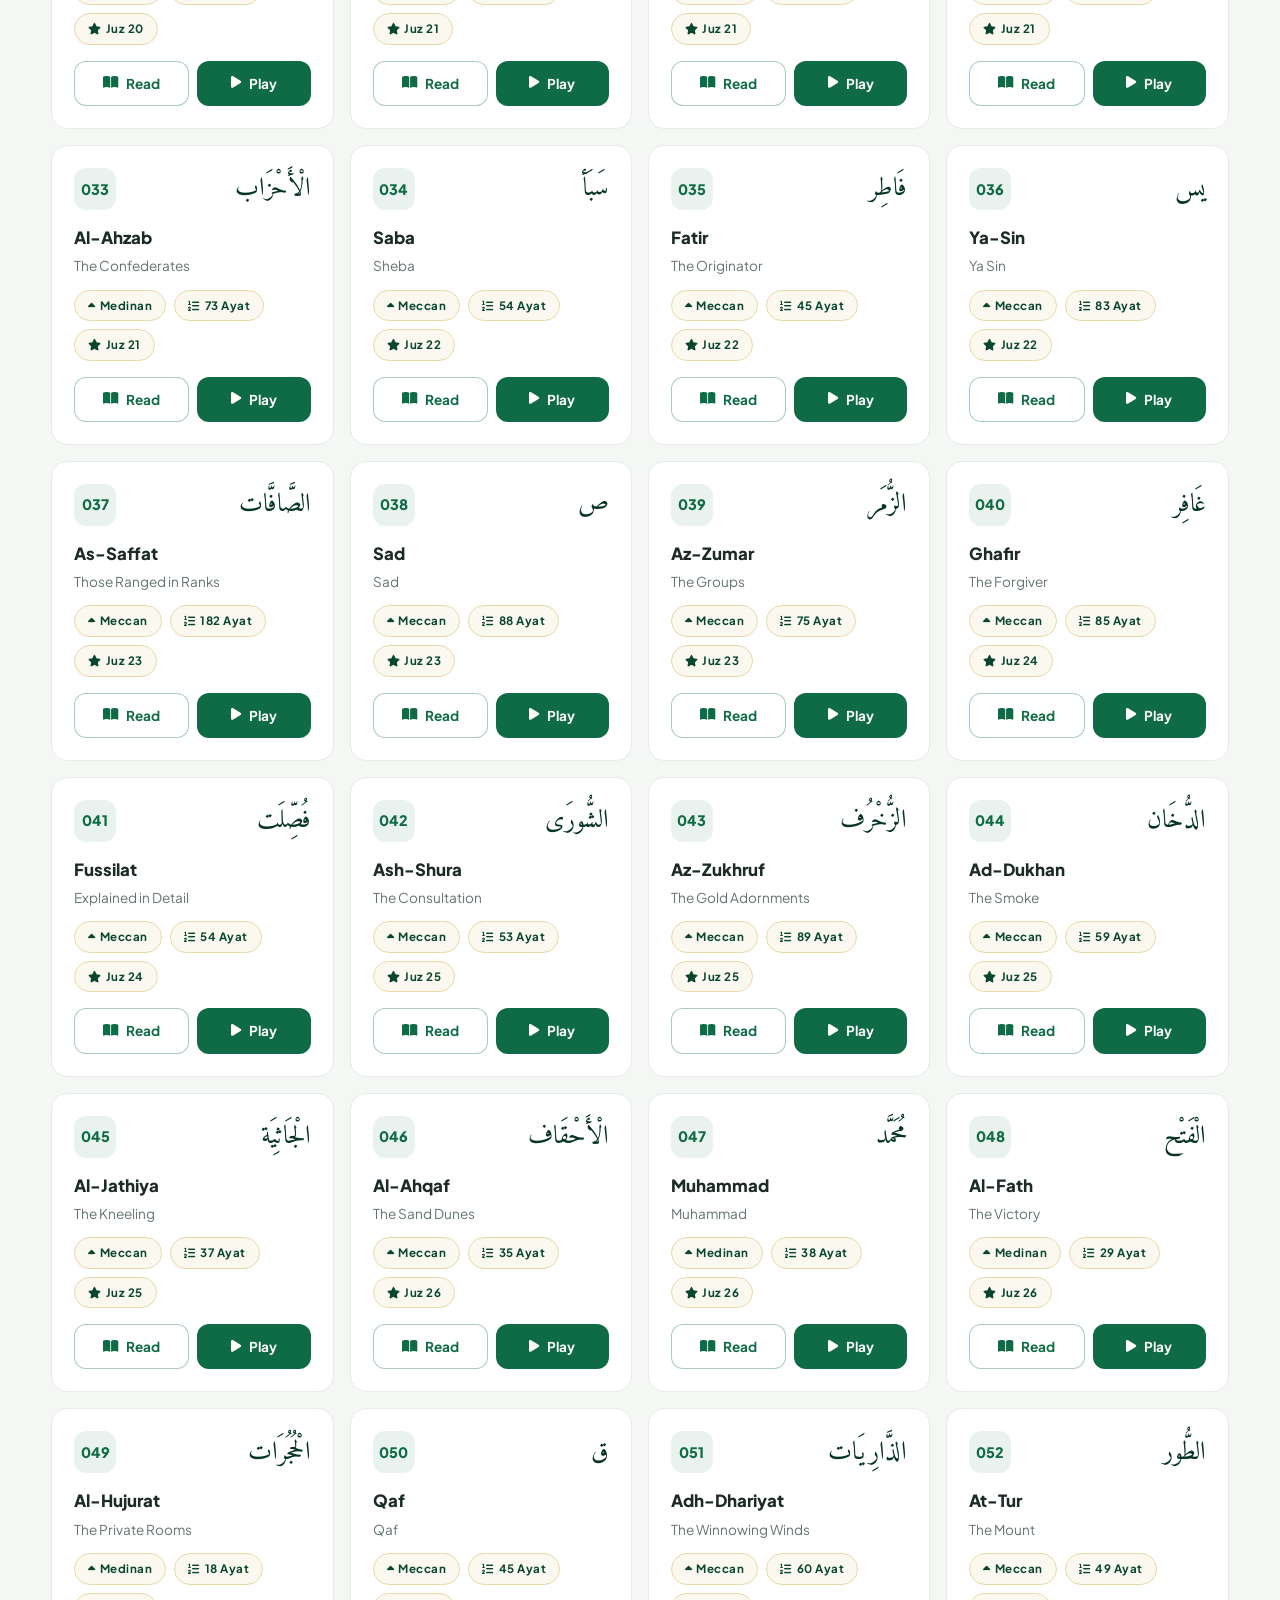
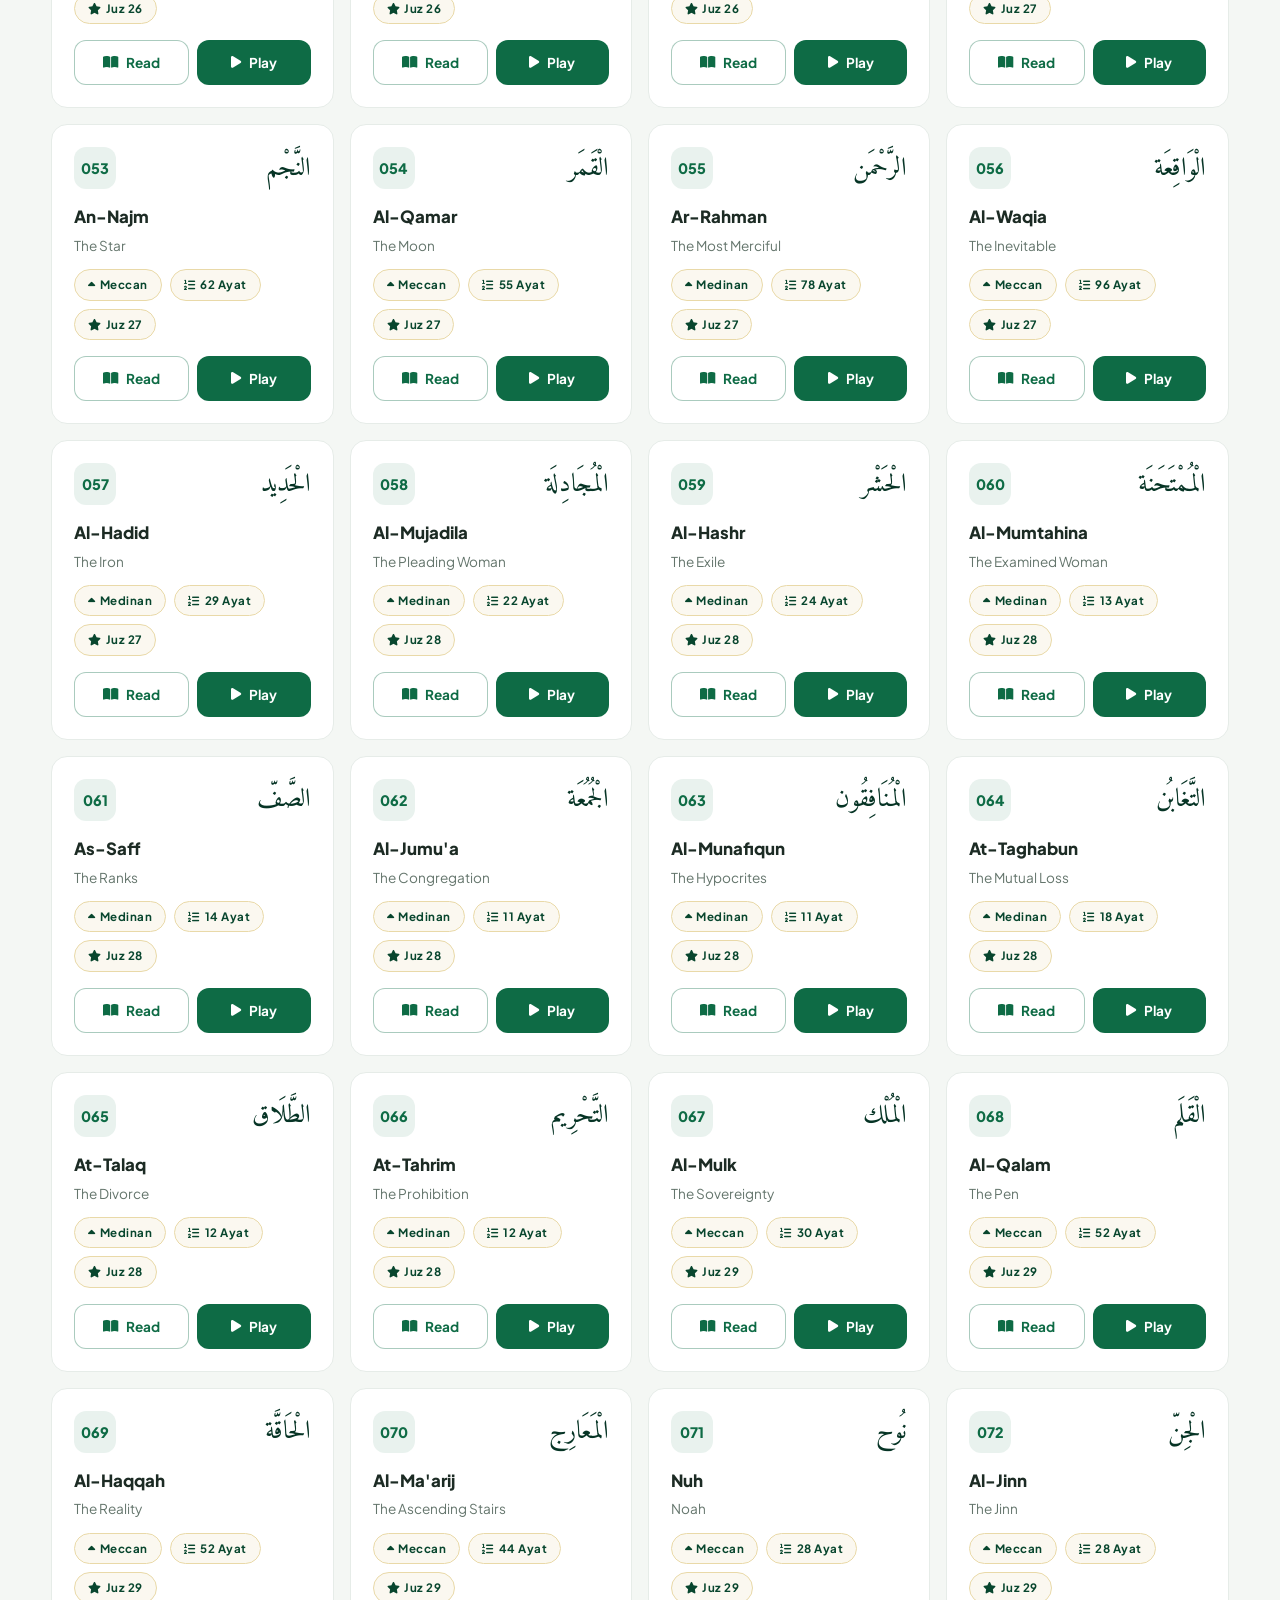
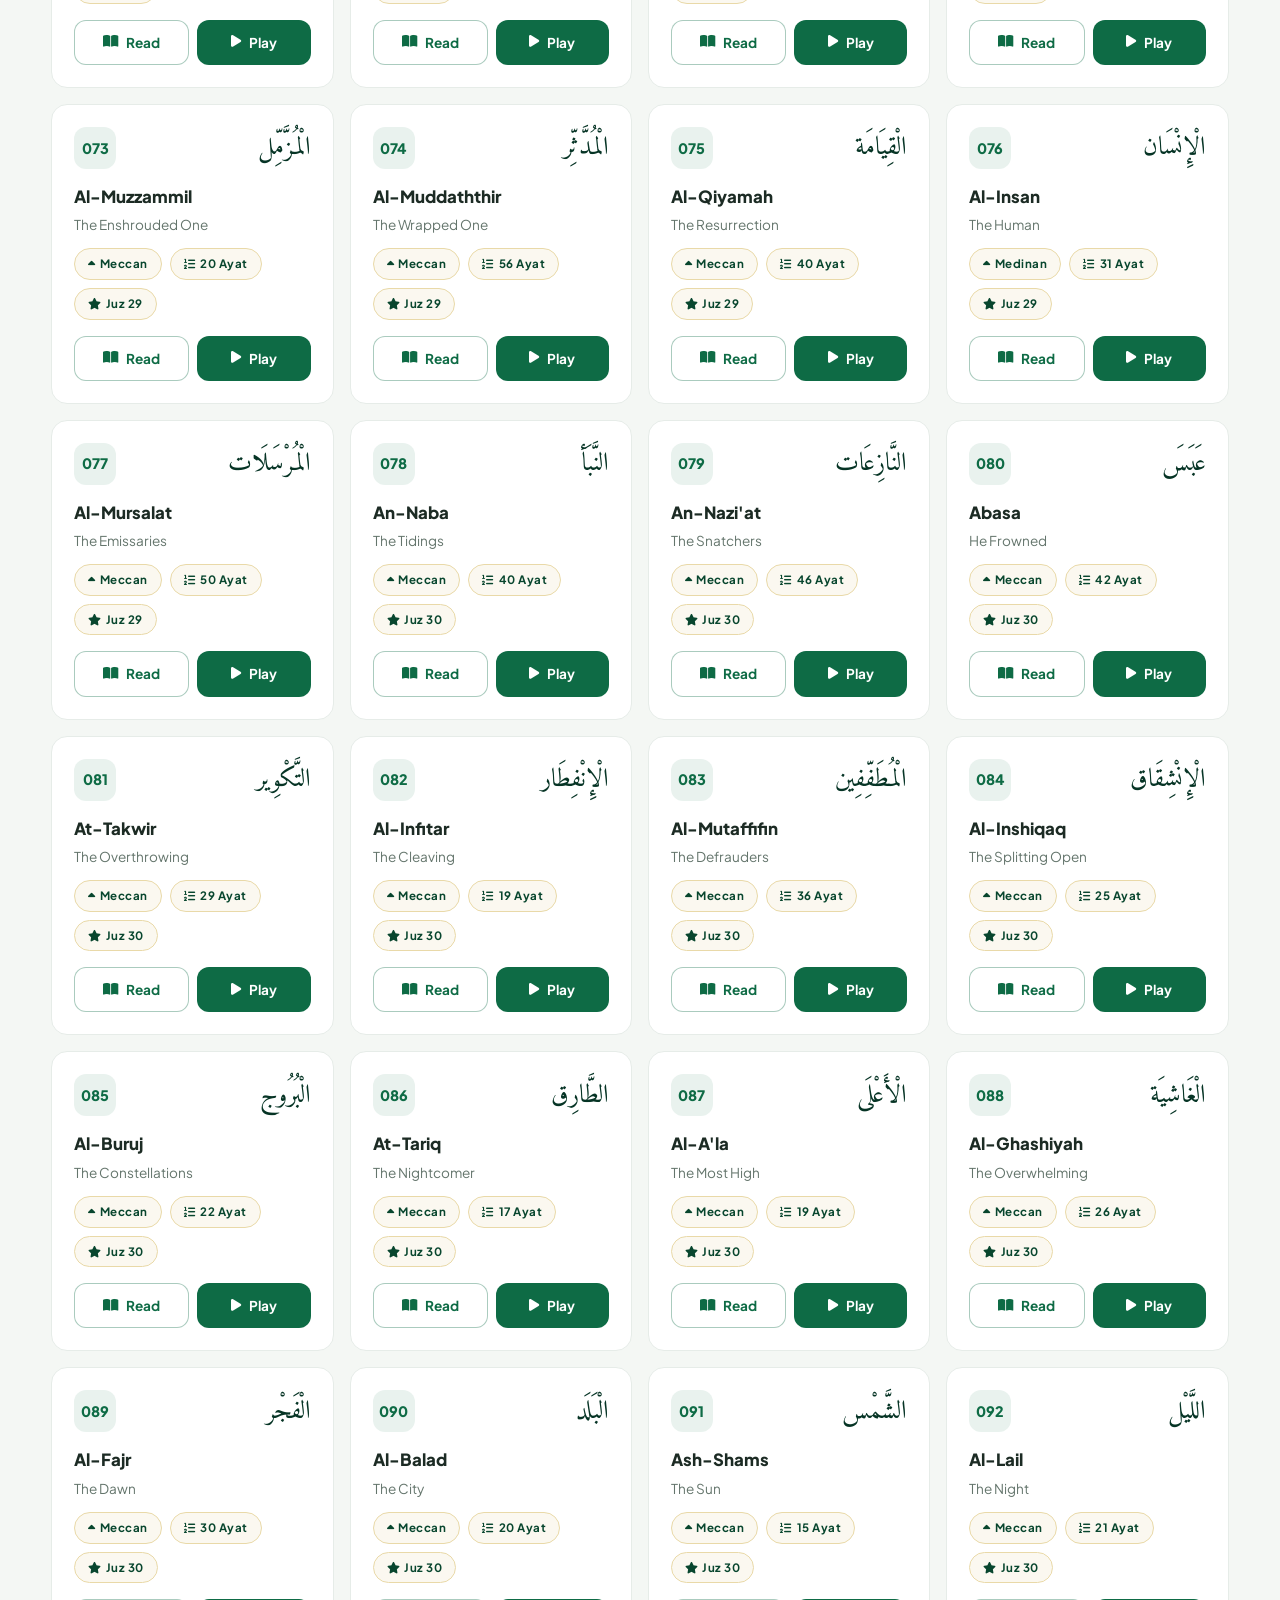
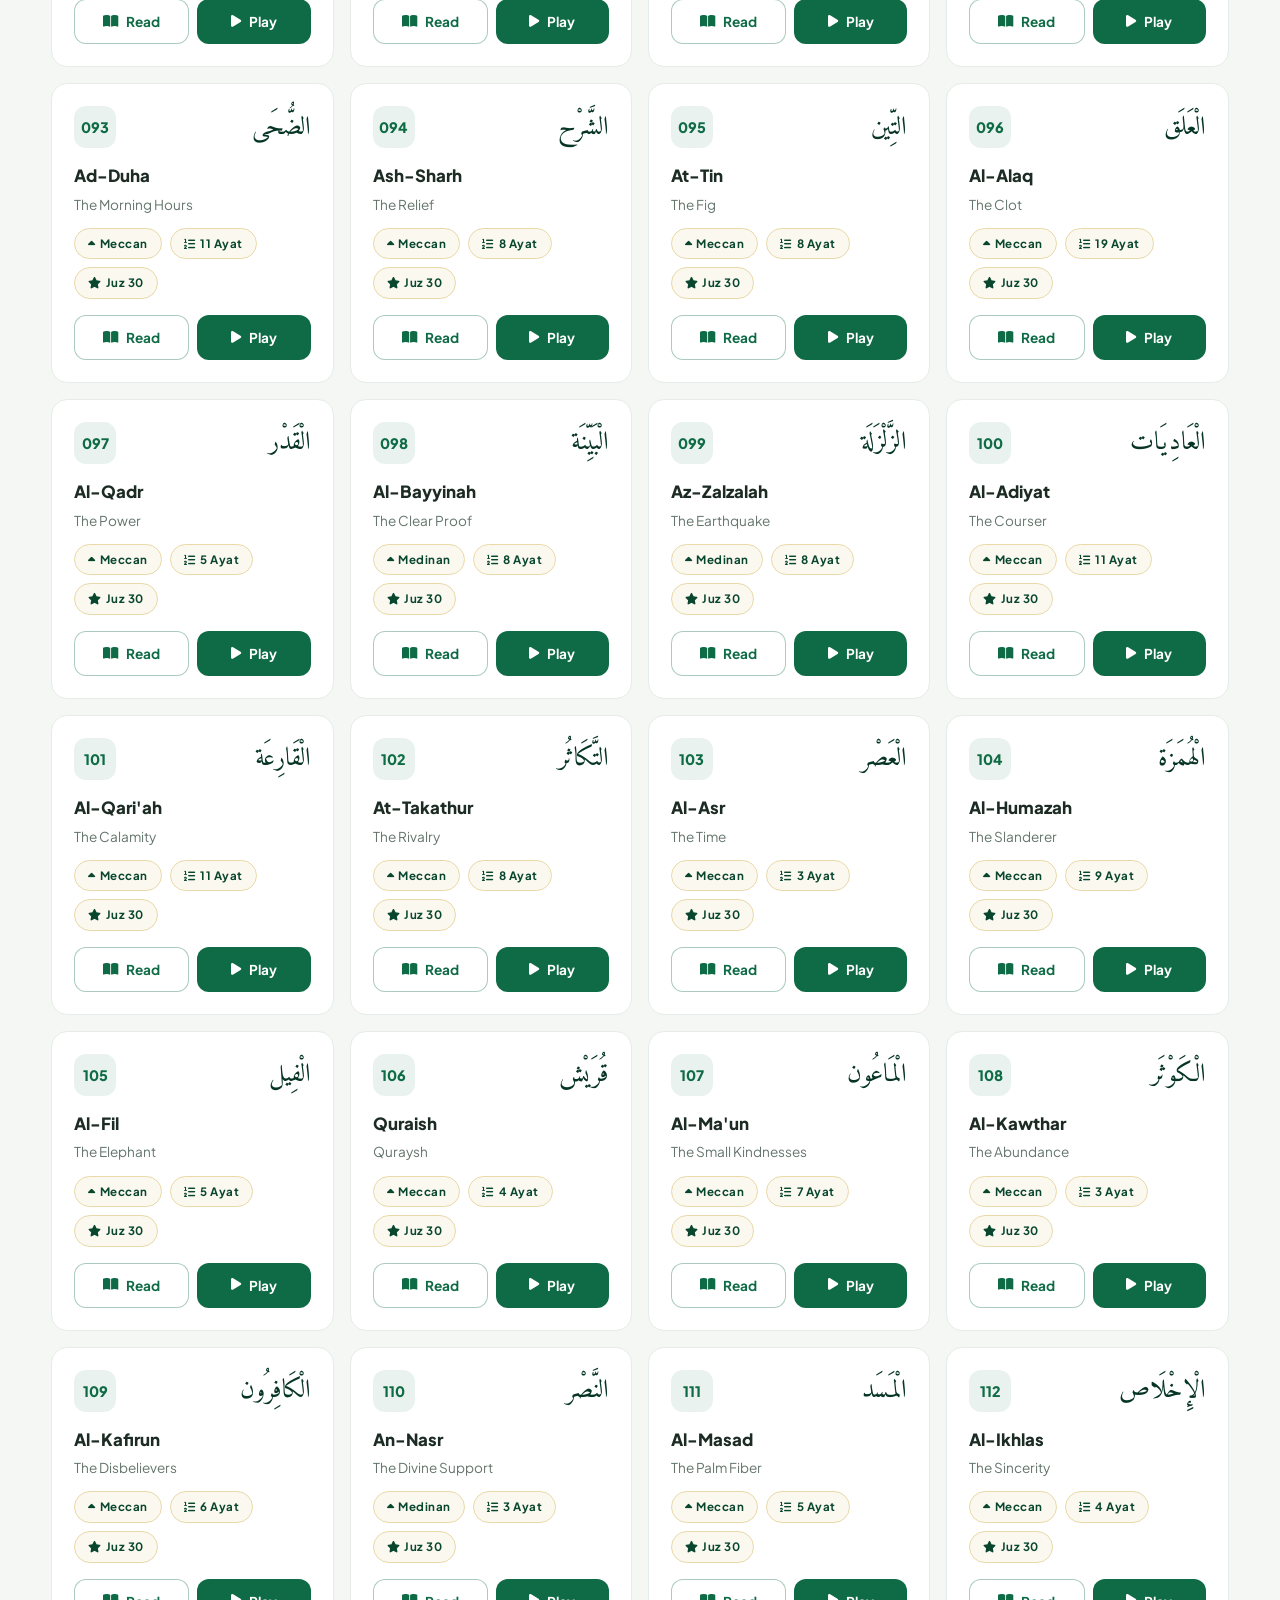
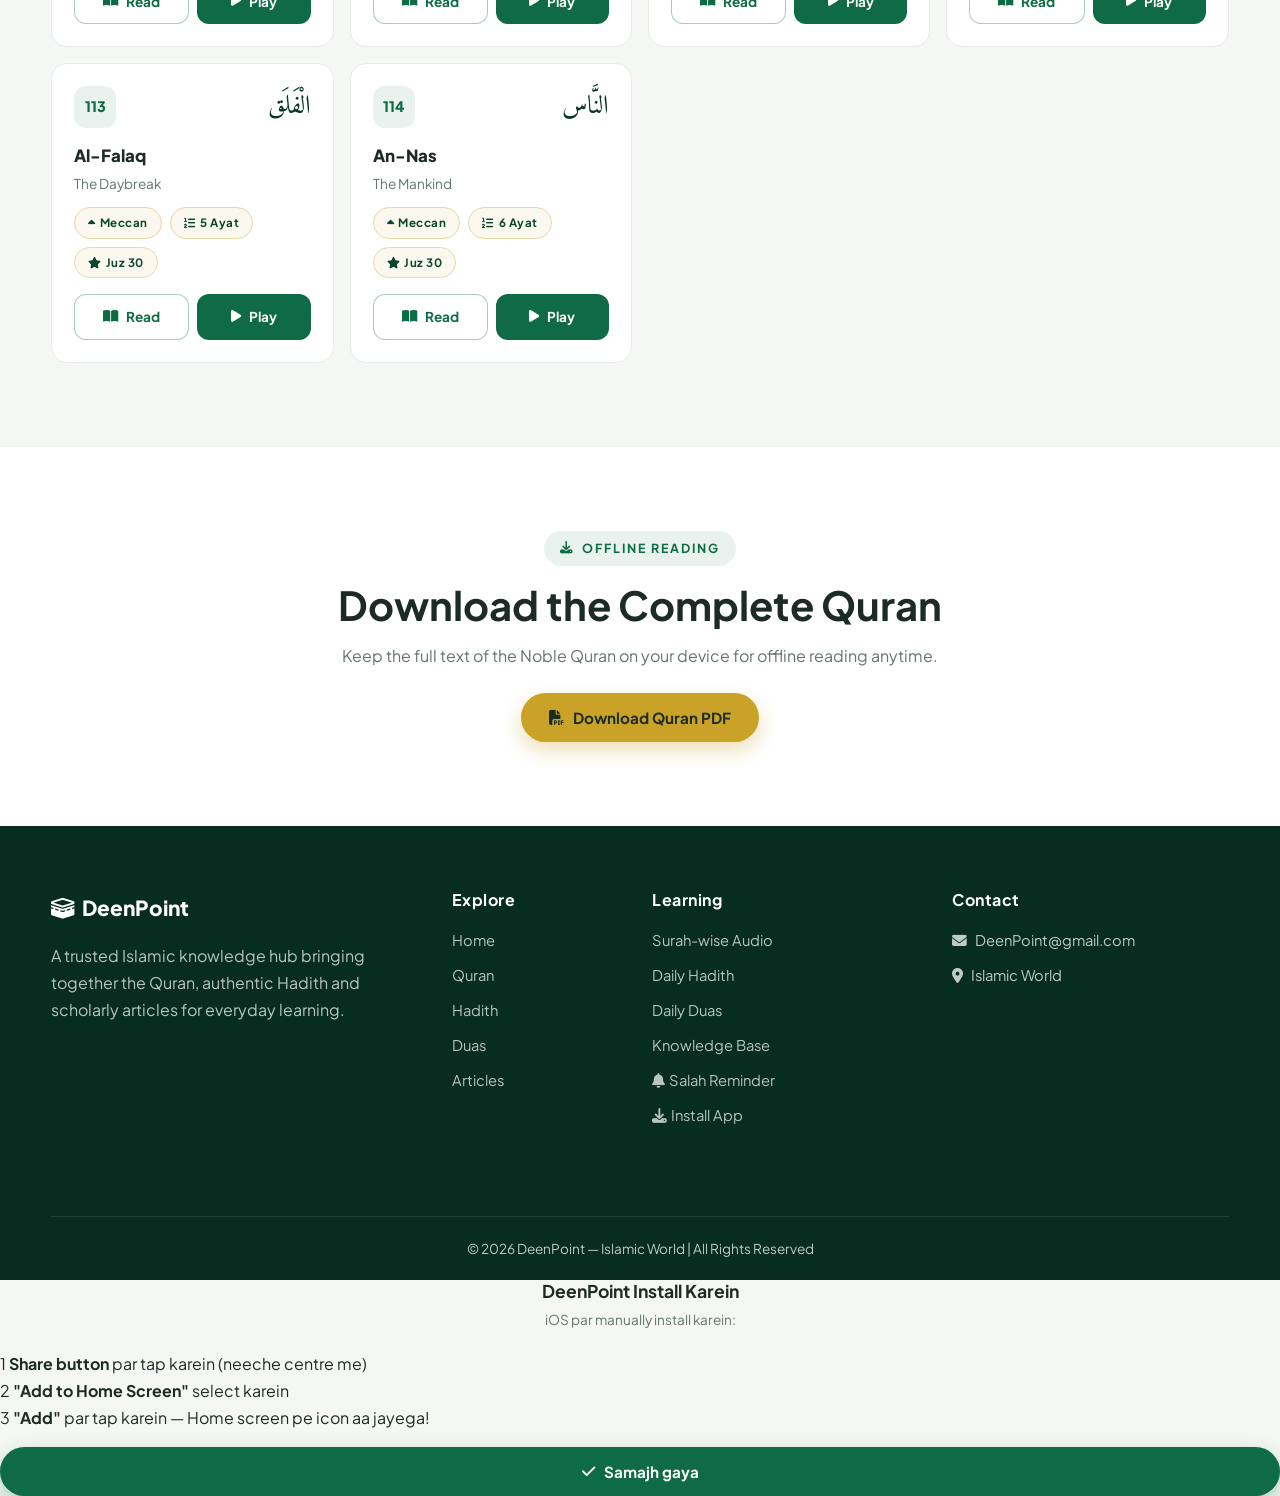
<file: quran.html>
<!DOCTYPE html>
<html lang="en">

<head>
    <meta charset="UTF-8">
    <meta name="viewport" content="width=device-width, initial-scale=1.0">
    <title>Quran — Surah-wise Audio &amp;Reading | DeenPoint</title>
    <link rel="shortcut icon" sizes="512x512" href="images/ChatGPT Image Aug 13, 2026, 09_41_40 PM.png"
        type="image/png">
    <meta name="description"
        content="Browse all 114 Surahs of the Holy Quran with translations and beautiful high-quality audio recitation.">
    <meta name="theme-color" content="#0e6b45">
    <meta name="apple-mobile-web-app-capable" content="yes">
    <meta name="apple-mobile-web-app-status-bar-style" content="black-translucent">
    <meta name="apple-mobile-web-app-title" content="DeenPoint">
    <link rel="apple-touch-icon" href="images/icon-192.png">
    <link rel="manifest" href="manifest.json">

    <link rel="preconnect" href="https://fonts.googleapis.com">
    <link rel="preconnect" href="https://fonts.gstatic.com" crossorigin>
    <link
        href="https://fonts.googleapis.com/css2?family=Plus+Jakarta+Sans:wght@400;500;600;700;800&family=Amiri:wght@400;700&family=Noto+Naskh+Arabic:wght@400;600;700&display=swap"
        rel="stylesheet">
    <link href="https://cdn.jsdelivr.net/npm/bootstrap@5.3.2/dist/css/bootstrap.min.css" rel="stylesheet">
    <link rel="stylesheet" href="https://cdnjs.cloudflare.com/ajax/libs/font-awesome/6.5.1/css/all.min.css">
    <link rel="stylesheet" href="css/style.css">
    <link rel="stylesheet" href="css/mobile-app.css">
</head>

<body>

    <!-- Mobile App Header -->
    <div class="app-status-bar"></div>
    <header class="app-header">
        <a class="app-header-brand" href="index.html">
            <span class="brand-icon"><i class="fa-solid fa-kaaba"></i></span>
            DeenPoint
        </a>
        <div class="app-header-actions">
            <button class="app-header-btn" onclick="window.location.href='quran.html'" aria-label="Search">
                <i class="fa-solid fa-magnifying-glass"></i>
            </button>
            <button class="app-header-btn" onclick="window.location.href='salah-reminder.html'" aria-label="Notifications">
                <i class="fa-solid fa-bell"></i>
            </button>
        </div>
    </header>

    <nav class="navbar navbar-expand-lg dp-navbar">
        <div class="container-dp">
            <a class="navbar-brand" href="index.html">
                <span class="brand-mark"><i class="fa-solid fa-kaaba"></i></span>DeenPoint
            </a>
            <div class="d-flex align-items-center gap-2 order-lg-last">
                <!-- <button class="lang-toggle" type="button" id="langToggle" aria-label="Switch to Arabic">عربي</button> -->
                <button class="navbar-toggler" type="button" data-bs-toggle="collapse" data-bs-target="#navbarNav"
                    aria-label="Toggle navigation">
                    <i class="fa-solid fa-bars"></i>
                </button>
            </div>
            <div class="collapse navbar-collapse justify-content-end" id="navbarNav">
                <ul class="navbar-nav align-items-lg-center gap-lg-2">
                    <li class="nav-item"><a class="nav-link" href="index.html" data-en="Home"
                            data-ar="الرئيسية">Home</a></li>
                    <li class="nav-item"><a class="nav-link active" href="quran.html" data-en="Quran"
                            data-ar="القرآن">Quran</a></li>
                    <li class="nav-item"><a class="nav-link" href="hadith.html" data-en="Hadith"
                            data-ar="الحديث">Hadith</a></li>
                    <li class="nav-item"><a class="nav-link" href="dua.html" data-en="Duas" data-ar="الأذكار">Duas</a>
                    </li>
                    <li class="nav-item"><a class="nav-link" href="articles.html" data-en="Articles"
                            data-ar="المقالات">Articles</a></li>
                    <li class="nav-item"><a class="nav-link" href="salah.html" data-en="Salah Tracker"
                            data-ar="مواقيت الصلاة">Salah Tracker</a></li>
                    <li class="nav-item"><a class="nav-link" href="salah-reminder.html"><i
                                class="fa-solid fa-bell me-1"></i>Salah Reminder</a></li>

                </ul>
            </div>
        </div>
    </nav>

    <div class="app-content page-enter">
    <header class="page-hero">
        <div class="container-dp">
            <div class="breadcrumb-dp"><a href="index.html">Home</a> <i class="fa-solid fa-angle-right"></i>
                <span>Quran</span>
            </div>
            <h1>القرآن الكريم <span class="text-gold">— The Noble Quran</span></h1>
            <p>"This is the Book about which there is no doubt, a guidance for those conscious of Allah." — Surah
                Al-Baqarah (2:2)</p>
        </div>
    </header>

    <section class="section pt-5">
        <div class="container-dp">
            <div class="search-bar mb-4">
                <i class="fa-solid fa-magnifying-glass"></i>
                <input type="text" class="form-control" id="quranSearch" placeholder="Search by surah name or number..."
                    oninput="renderSurahs()">
            </div>
            <div class="filter-chips mb-4" id="juzFilter"></div>
            <div class="d-flex align-items-center justify-content-between flex-wrap gap-2 mb-3">
                <span class="pill-badge" id="resultCount"
                    style="background:var(--cream);border:1px solid var(--gold-soft);color:var(--primary-700);"></span>
            </div>
            <div class="row g-3" id="surahGrid"></div>
        </div>
    </section>

    <section class="section section-alt">
        <div class="container-dp">
            <div class="text-center mb-4">
                <span class="eyebrow"><i class="fa-solid fa-download"></i> Offline Reading</span>
                <h2 class="section-title">Download the Complete Quran</h2>
                <p class="section-sub">Keep the full text of the Noble Quran on your device for offline reading anytime.
                </p>
            </div>
            <div class="text-center">
                <a class="btn-dp btn-dp-primary" href="https://www.pdfquran.com/download/standard1/standard1-quran.pdf"
                    target="_blank" rel="noopener">
                    <i class="fa-solid fa-file-pdf"></i> Download Quran PDF
                </a>
            </div>
        </div>
    </section>

    </div><!-- .app-content -->
    <footer class="dp-footer">
        <div class="container-dp">
            <div class="row g-4 pb-4">
                <div class="col-lg-4">
                    <a class="footer-brand" href="index.html"><i class="fa-solid fa-kaaba me-2"></i>DeenPoint</a>
                    <p class="mt-3 mb-0" style="color:rgba(255,255,255,.72);">A trusted Islamic knowledge hub bringing
                        together the Quran, authentic Hadith and scholarly articles for everyday learning.</p>
                </div>
                <div class="col-lg-2 col-6">
                    <h6>Explore</h6>
                    <ul class="footer-links">
                        <li><a href="index.html">Home</a></li>
                        <li><a href="quran.html">Quran</a></li>
                        <li><a href="hadith.html">Hadith</a></li>
                        <li><a href="dua.html">Duas</a></li>
                        <li><a href="articles.html">Articles</a></li>
                    </ul>
                </div>
                <div class="col-lg-3 col-6">
                    <h6>Learning</h6>
                    <ul class="footer-links">
                        <li><a href="quran.html">Surah-wise Audio</a></li>
                        <li><a href="hadith.html">Daily Hadith</a></li>
                        <li><a href="dua.html">Daily Duas</a></li>
                        <li><a href="articles.html">Knowledge Base</a></li>
                        <li><a href="salah-reminder.html"><i class="fa-solid fa-bell me-1"></i>Salah Reminder</a></li>
                        <li><a href="download.html"><i class="fa-solid fa-download me-1"></i>Install App</a></li>
                    </ul>
                </div>
                <div class="col-lg-3">
                    <h6>Contact</h6>
                    <ul class="footer-links">
                        <li><i class="fa-solid fa-envelope me-2"></i>DeenPoint@gmail.com</li>
                        <li><i class="fa-solid fa-location-dot me-2"></i>Islamic World</li>
                    </ul>
                </div>
            </div>
            <div class="footer-bottom">© <span id="year">2026</span> DeenPoint — Islamic World | All Rights Reserved
            </div>
        </div>
    </footer>

    <div class="reader-overlay" id="readerOverlay" role="dialog" aria-modal="true" aria-labelledby="readerTitle">
        <div class="reader-modal">
            <div class="reader-head">
                <button class="reader-toggle" id="toggleTrans" onclick="toggleTranslation()"
                    title="Show or hide the English translation"><i class="fa-solid fa-language"></i>
                    <span>English</span></button>
                <button class="reader-close" onclick="closeReader()" aria-label="Close reader"><i
                        class="fa-solid fa-xmark"></i></button>
            </div>
            <div class="reader-body">
                <div class="reader-state" id="readerLoading">
                    <div class="spinner-dp"></div>
                    <p>Loading Surah...</p>
                </div>
                <div class="reader-state" id="readerError" style="display:none;">
                    <i class="fa-solid fa-wifi"></i>
                    <h4>Couldn't load the Surah</h4>
                    <p>Please check your internet connection and try again.</p>
                    <button class="btn-dp btn-dp-primary" onclick="loadSurah(currentSurah)"><i
                            class="fa-solid fa-rotate-right"></i> Retry</button>
                </div>
                <article class="reader-content" id="readerContent" hidden>
                    <header class="reader-surah-head">
                        <div class="reader-title" id="readerTitle"></div>
                        <div class="reader-meta" id="readerMeta"></div>
                    </header>
                    <div class="reader-ayahs" id="readerAyahs"></div>
                </article>
            </div>
            <div class="reader-nav">
                <button class="reader-prev" id="readerPrev" onclick="navSurah(-1)"><i
                        class="fa-solid fa-arrow-left"></i>
                    Previous</button>
                <span class="reader-pos" id="readerPos"></span>
                <button class="reader-next" id="readerNext" onclick="navSurah(1)">Next <i
                        class="fa-solid fa-arrow-right"></i></button>
            </div>
        </div>
    </div>

    <div class="audio-player-bar" id="playerBar">
        <div class="container-dp">
            <div class="d-flex align-items-center gap-3">
                <div class="now-playing flex-grow-1">
                    <i class="fa-solid fa-music"></i>
                    <div>
                        <div class="np-title" id="npTitle">Now Playing</div>
                        <div class="np-sub" id="npSub">Surah recitation</div>
                    </div>
                </div>
                <audio id="mainAudio" controls preload="none"></audio>
                <button class="np-close" onclick="closePlayer()" aria-label="Close player"><i
                        class="fa-solid fa-xmark"></i></button>
            </div>
        </div>
    </div>

    <script src="https://cdn.jsdelivr.net/npm/bootstrap@5.3.2/dist/js/bootstrap.bundle.min.js"></script>
    <script src="data/surahs.js"></script>
    <script src="js/main.js"></script>
    <script src="js/install.js"></script>
    <script>
        if ("serviceWorker" in navigator) { navigator.serviceWorker.register("./sw.js").catch(() => { }); }
        let activeJuz = 0;
        let currentPlayingId = null;

        // const audioPath = (s) => {
        //     if (s.id === 55) return "./Quran/rehman.mp3";
        //     if (s.id === 41 || s.id === 65 || !s.audio) return null;
        //     return "./Quran/" + String(s.id).padStart(3, "0") + ".mp3";
        // };
        // const audioPath = (s) => {

        //     if (s.id === 2) {
        //         return "https://server7.mp3quran.net/basit/Almusshaf-Al-Mojawwad/002.mp3";
        //     }

        //     if (s.id === 3) {
        //         return "https://server7.mp3quran.net/basit/Almusshaf-Al-Mojawwad/003.mp3";
        //     }

        //     // Baqi local
        //     if (s.id === 55) return "./Quran/rehman.mp3";
        //     if (s.id === 41 || s.id === 65 || !s.audio) return null;

        //     return "./Quran/" + String(s.id).padStart(3, "0") + ".mp3";
        // };
        const audioPath = (s) => {
            return "https://server7.mp3quran.net/basit/Almusshaf-Al-Mojawwad/"
                + String(s.id).padStart(3, "0") + ".mp3";
        };

        function renderJuzFilters() {
            const wrap = document.getElementById("juzFilter");
            const chips = [
                { label: "All", value: 0 }
            ];
            for (let j = 1; j <= 30; j++) chips.push({ label: "Juz " + j, value: j });
            wrap.innerHTML = chips.map(c =>
                `<button class="filter-chip ${c.value === activeJuz ? "active" : ""}" onclick="setJuz(${c.value})">${c.label}</button>`
            ).join("");
        }

        function setJuz(juz) {
            activeJuz = juz;
            renderJuzFilters();
            renderSurahs();
        }

        function renderSurahs() {
            const q = document.getElementById("quranSearch").value.trim().toLowerCase();
            const grid = document.getElementById("surahGrid");
            grid.innerHTML = "";

            const filtered = surahsDB.filter(s => {
                const okJuz = !activeJuz || s.juz === activeJuz;
                const okSearch = !q ||
                    s.name.toLowerCase().includes(q) ||
                    s.arabic.includes(q) ||
                    s.translation.toLowerCase().includes(q) ||
                    String(s.id) === q.replace(/\D/g, "");
                return okJuz && okSearch;
            });

            document.getElementById("resultCount").textContent =
                filtered.length + " Surah" + (filtered.length === 1 ? "" : "s") + " found";

            if (!filtered.length) {
                grid.innerHTML = `
                    <div class="col-12">
                        <div class="empty-state">
                            <i class="fa-solid fa-magnifying-glass"></i>
                            <h4>No results found</h4>
                            <p class="mb-0">Try a different name, number or Juz.</p>
                        </div>
                    </div>`;
                return;
            }

            filtered.forEach(s => {
                const src = audioPath(s);
                const playing = currentPlayingId === s.id;
                const col = document.createElement("div");
                col.className = "col-md-4 col-lg-3";
                col.innerHTML = `
                    <div class="surah-card reveal">
                        <div class="surah-top">
                            <span class="surah-number">${String(s.id).padStart(3, "0")}</span>
                            <span class="surah-arabic">${s.arabic}</span>
                        </div>
                        <div class="surah-name">${s.name}</div>
                        <div class="surah-trans">${s.translation}</div>
                        <div class="surah-meta">
                            <span class="pill-badge"><i class="fa-solid fa-caret-up me-1"></i>${s.revelation}</span>
                            <span class="pill-badge"><i class="fa-solid fa-list-ol me-1"></i>${s.verses} Ayat</span>
                            <span class="pill-badge"><i class="fa-solid fa-star me-1"></i>Juz ${s.juz}</span>
                        </div>
                        <div class="surah-actions">
                            <button class="surah-read" onclick="openReader(${s.id})">
                                <i class="fa-solid fa-book-open"></i> Read
                            </button>
                            ${src ? `
                                <button class="surah-play ${playing ? "playing" : ""}" onclick="togglePlay(${s.id}, '${s.name.replace(/'/g, "\\'")}')">
                                    <i class="fa-solid ${playing ? "fa-pause" : "fa-play"}"></i> ${playing ? "Pause" : "Play"}
                                </button>` : `
                                <button class="surah-play" onclick="showToast('Audio coming soon for this Surah')">
                                    <i class="fa-solid fa-ban"></i> Audio Soon
                                </button>`}
                        </div>
                    </div>`;
                grid.appendChild(col);
            });
            document.querySelectorAll("#surahGrid .reveal").forEach(el => el.classList.add("visible"));
        }

        const mainAudio = document.getElementById("mainAudio");
        const playerBar = document.getElementById("playerBar");

        function togglePlay(id, name) {
            const src = audioPath(surahsDB.find(s => s.id === id));
            if (!src) return showToast("Audio is not available for this Surah yet.");

            if (currentPlayingId === id && !mainAudio.paused) {
                mainAudio.pause();
                currentPlayingId = null;
                document.querySelectorAll(".surah-play.playing").forEach(b => b.classList.remove("playing"));
                renderPlayButtons();
                return;
            }

            const s = surahsDB.find(x => x.id === id);
            document.getElementById("npTitle").textContent = "Surah " + s.name;
            document.getElementById("npSub").textContent = s.translation + " • " + s.verses + " Ayat • Juz " + s.juz;
            mainAudio.src = src;
            mainAudio.play();
            currentPlayingId = id;
            playerBar.classList.add("show");
            document.querySelectorAll(".surah-play").forEach(b => b.classList.remove("playing"));
            renderPlayButtons();
        }

        function renderPlayButtons() {
            document.querySelectorAll(".surah-play").forEach(btn => {
                const id = Number(btn.getAttribute("onclick").match(/\d+/)?.[0] || 0);
                const playing = currentPlayingId === id;
                btn.classList.toggle("playing", playing);
                btn.innerHTML = playing
                    ? '<i class="fa-solid fa-pause"></i> Pause'
                    : (btn.textContent.includes("Audio Soon") ? btn.innerHTML : '<i class="fa-solid fa-play"></i> Play');
            });
        }

        mainAudio.addEventListener("pause", () => {
            if (!mainAudio.ended) renderPlayButtons();
        });
        mainAudio.addEventListener("play", () => renderPlayButtons());
        mainAudio.addEventListener("ended", () => {
            currentPlayingId = null;
            renderPlayButtons();
        });

        function closePlayer() {
            mainAudio.pause();
            mainAudio.removeAttribute("src");
            currentPlayingId = null;
            playerBar.classList.remove("show");
            renderPlayButtons();
        }

        const readerOverlay = document.getElementById("readerOverlay");
        let currentSurah = null;

        function openReader(id) {
            currentSurah = id;
            readerOverlay.classList.add("show");
            document.body.style.overflow = "hidden";
            loadSurah(id);
        }

        function closeReader() {
            readerOverlay.classList.remove("show");
            document.body.style.overflow = "";
        }

        document.addEventListener("keydown", (e) => {
            if (e.key === "Escape" && readerOverlay.classList.contains("show")) closeReader();
        });

        readerOverlay.addEventListener("click", (e) => {
            if (e.target === readerOverlay) closeReader();
        });

        function esc(str) {
            return String(str)
                .replace(/&/g, "&amp;")
                .replace(/</g, "&lt;")
                .replace(/>/g, "&gt;")
                .replace(/"/g, "&quot;");
        }

        async function loadSurah(id) {
            const s = surahsDB.find(x => x.id === id);
            document.getElementById("readerLoading").style.display = "";
            document.getElementById("readerError").style.display = "none";
            document.getElementById("readerContent").hidden = true;
            document.getElementById("readerPos").textContent = s ? s.name + " (" + id + "/114)" : "";

            try {
                const res = await fetch(
                    "https://api.alquran.cloud/v1/surah/" + id + "/editions/quran-uthmani,en.sahih");
                if (!res.ok) throw new Error("HTTP " + res.status);
                const json = await res.json();
                if (json.code !== 200 || !json.data || json.data.length < 2) throw new Error("API " + json.code);
                renderReader(json.data[0], json.data[1], s);
            } catch (err) {
                document.getElementById("readerLoading").style.display = "none";
                document.getElementById("readerError").style.display = "";
            }
        }

        let showTranslation = true;

        function renderReader(arData, enData, s) {
            document.getElementById("readerTitle").textContent = arData.name;
            document.getElementById("readerMeta").textContent =
                "Surah " + (s ? s.name : arData.englishName) + " — " + arData.englishNameTranslation +
                " • " + arData.numberOfAyahs + " Ayat • Juz " + (s ? s.juz : arData.ayahs[0].juz) +
                " • English translation";

            const wrap = document.getElementById("readerAyahs");
            const ayahs = arData.ayahs;
            const rukuBase = ayahs.length ? ayahs[0].ruku : 0;
            let html = "";

            ayahs.forEach((a, i) => {
                const trans = enData && enData.ayahs[i] ? enData.ayahs[i].text : "";
                const lastOfRuku = i === ayahs.length - 1 || ayahs[i + 1].ruku !== a.ruku;
                html += `
                <div class="ayah">
                    <div class="ayah-body">
                        <div class="ayah-text">${esc(a.text)}<span class="ayah-num">${a.numberInSurah}</span></div>
                        ${trans ? `<div class="ayah-trans">${esc(trans)}</div>` : ""}
                    </div>
                </div>`;
                if (lastOfRuku) {
                    html += `
                <div class="ruku-mark">
                    <span class="ruku-ayin">ع</span>
                    <span class="ruku-label">Ruku ${a.ruku - rukuBase + 1}</span>
                </div>`;
                }
            });

            wrap.innerHTML = html;

            if (!showTranslation) document.querySelectorAll(".ayah-trans").forEach(el => el.style.display = "none");

            document.getElementById("readerLoading").style.display = "none";
            document.getElementById("readerContent").hidden = false;
            document.querySelector(".reader-body").scrollTop = 0;
        }

        function toggleTranslation() {
            showTranslation = !showTranslation;
            const btn = document.getElementById("toggleTrans");
            const off = !showTranslation;
            btn.classList.toggle("off", off);
            btn.querySelector("span").textContent = off ? "Arabic Only" : "English";
            document.querySelectorAll(".ayah-trans").forEach(el => {
                el.style.display = off ? "none" : "";
            });
        }

        function navSurah(dir) {
            const next = currentSurah + dir;
            if (next < 1 || next > 114) {
                return showToast(dir < 0 ? "You are already at the first Surah" : "You are already at the last Surah");
            }
            openReader(next);
        }

        renderJuzFilters();
        renderSurahs();
    </script>

    <!-- Install Banner -->
    <div class="install-banner" id="installBanner">
        <div class="container-dp">
            <div class="install-banner-inner">
                <div class="install-banner-text">
                    <i class="fa-solid fa-mobile-screen-button"></i>
                    <div>
                        <strong>DeenPoint Install Karein</strong>
                        <small>Phone mein app ki tarah use karein — offline bhi chalega!</small>
                    </div>
                </div>
                <div class="install-banner-actions">
                    <button class="btn-dp btn-dp-primary btn-sm" id="installBtn"><i class="fa-solid fa-download"></i>
                        Install</button>
                    <button class="btn-dp btn-dp-ghost btn-sm" id="installDismiss"><i
                            class="fa-solid fa-xmark"></i></button>
                </div>
            </div>
        </div>
    </div>

    <!-- iOS Install Bottom Sheet -->
    <div class="bottom-sheet-overlay" id="iosInstallSheet">
        <div class="bottom-sheet">
            <div class="bottom-sheet-handle"></div>
            <h3 style="text-align:center;margin-bottom:6px;font-size:1.1rem;">DeenPoint Install Karein</h3>
            <p style="text-align:center;color:var(--muted);font-size:0.85rem;margin-bottom:18px;">iOS par manually install karein:</p>
            <div class="ios-install-sheet">
                <div class="ios-step">
                    <span class="ios-step-num">1</span>
                    <span class="ios-step-text"><strong>Share button</strong> par tap karein (neeche centre me)</span>
                </div>
                <div class="ios-step">
                    <span class="ios-step-num">2</span>
                    <span class="ios-step-text"><strong>"Add to Home Screen"</strong> select karein</span>
                </div>
                <div class="ios-step">
                    <span class="ios-step-num">3</span>
                    <span class="ios-step-text"><strong>"Add"</strong> par tap karein — Home screen pe icon aa jayega!</span>
                </div>
            </div>
            <button class="btn-dp btn-dp-green w-100" onclick="document.getElementById('iosInstallSheet').classList.remove('show')" style="margin-top:16px;">
                <i class="fa-solid fa-check"></i> Samajh gaya
            </button>
        </div>
    </div>

    <!-- Mobile Bottom Tab Bar -->
    <nav class="bottom-tab-bar" role="navigation" aria-label="Main navigation">
        <div class="tab-bar-inner">
            <a href="index.html" class="tab-item" aria-label="Home">
                <i class="fa-solid fa-house"></i>
                <span class="tab-label">Home</span>
            </a>
            <a href="quran.html" class="tab-item active" aria-label="Quran">
                <i class="fa-solid fa-book-quran"></i>
                <span class="tab-label">Quran</span>
            </a>
            <a href="hadith.html" class="tab-item" aria-label="Hadith">
                <i class="fa-solid fa-scroll"></i>
                <span class="tab-label">Hadith</span>
            </a>
            <a href="dua.html" class="tab-item" aria-label="Duas">
                <i class="fa-solid fa-hands-praying"></i>
                <span class="tab-label">Duas</span>
            </a>
            <a href="salah-reminder.html" class="tab-item" aria-label="Salah">
                <i class="fa-solid fa-mosque"></i>
                <span class="tab-label">Salah</span>
            </a>
        </div>
    </nav>
</body>

</html>
</file>
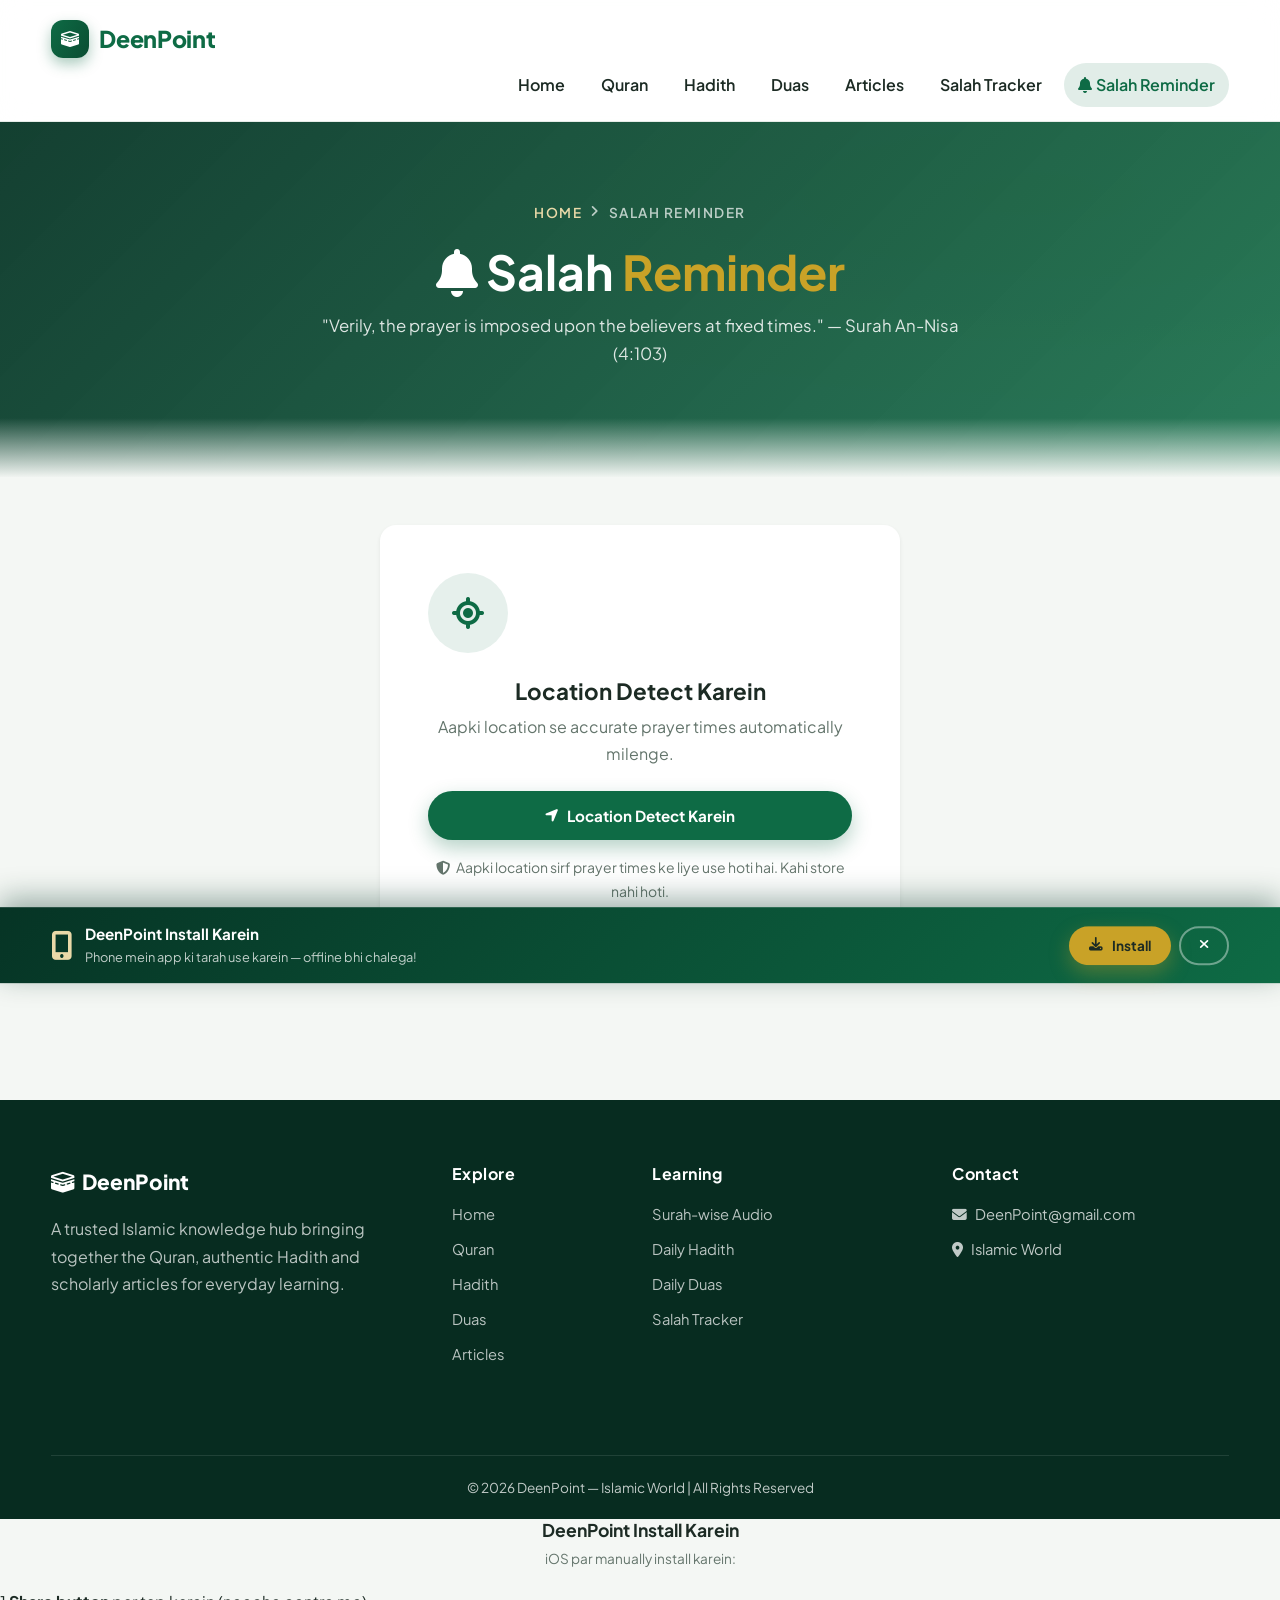
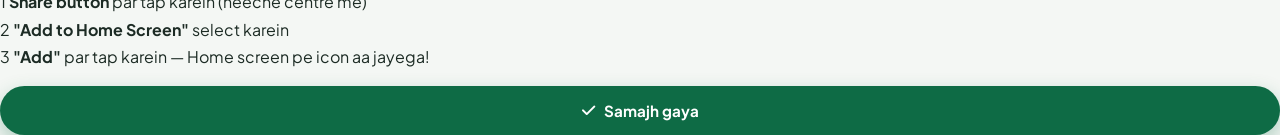
<file: salah-reminder.html>
<!DOCTYPE html>
<html lang="en">

<head>
    <meta charset="UTF-8">
    <meta name="viewport" content="width=device-width, initial-scale=1.0, user-scalable=no">
    <title>Salah Reminder — Prayer Times & Notifications | DeenPoint</title>
    <link rel="shortcut icon" sizes="512x512" href="images/ChatGPT Image Aug 13, 2026, 09_41_40 PM.png"
        type="image/png">
    <meta name="description"
        content="Get accurate prayer times based on your location with automatic Salah reminders. Never miss a prayer again with DeenPoint.">
    <meta name="theme-color" content="#0e6b45">
    <meta name="apple-mobile-web-app-capable" content="yes">
    <meta name="apple-mobile-web-app-status-bar-style" content="black-translucent">
    <meta name="apple-mobile-web-app-title" content="DeenPoint">
    <link rel="apple-touch-icon" href="images/icon-192.png">
    <link rel="manifest" href="manifest.json">

    <link rel="preconnect" href="https://fonts.googleapis.com">
    <link rel="preconnect" href="https://fonts.gstatic.com" crossorigin>
    <link
        href="https://fonts.googleapis.com/css2?family=Plus+Jakarta+Sans:wght@400;500;600;700;800&family=Amiri:wght@400;700&family=Noto+Nastaliq+Urdu&family=Noto+Naskh+Arabic:wght@400;600;700&display=swap"
        rel="stylesheet">
    <link href="https://cdn.jsdelivr.net/npm/bootstrap@5.3.2/dist/css/bootstrap.min.css" rel="stylesheet">
    <link rel="stylesheet" href="https://cdnjs.cloudflare.com/ajax/libs/font-awesome/6.5.1/css/all.min.css">
    <link rel="stylesheet" href="css/style.css">
    <link rel="stylesheet" href="css/salah.css">
    <link rel="stylesheet" href="css/mobile-app.css">
</head>

<body>

    <!-- Mobile App Header -->
    <div class="app-status-bar"></div>
    <header class="app-header">
        <a class="app-header-brand" href="index.html">
            <span class="brand-icon"><i class="fa-solid fa-kaaba"></i></span>
            DeenPoint
        </a>
        <div class="app-header-actions">
            <button class="app-header-btn" onclick="window.location.href='quran.html'" aria-label="Search">
                <i class="fa-solid fa-magnifying-glass"></i>
            </button>
            <button class="app-header-btn" onclick="window.location.href='salah-reminder.html'" aria-label="Notifications">
                <i class="fa-solid fa-bell"></i>
            </button>
        </div>
    </header>

    <nav class="navbar navbar-expand-lg dp-navbar">
        <div class="container-dp">
            <a class="navbar-brand" href="index.html">
                <span class="brand-mark"><i class="fa-solid fa-kaaba"></i></span>DeenPoint
            </a>
            <div class="d-flex align-items-center gap-2 order-lg-last">
                <button class="navbar-toggler" type="button" data-bs-toggle="collapse" data-bs-target="#navbarNav"
                    aria-label="Toggle navigation">
                    <i class="fa-solid fa-bars"></i>
                </button>
            </div>
            <div class="collapse navbar-collapse justify-content-end" id="navbarNav">
                <ul class="navbar-nav align-items-lg-center gap-lg-2">
                    <li class="nav-item"><a class="nav-link" href="index.html">Home</a></li>
                    <li class="nav-item"><a class="nav-link" href="quran.html">Quran</a></li>
                    <li class="nav-item"><a class="nav-link" href="hadith.html">Hadith</a></li>
                    <li class="nav-item"><a class="nav-link" href="dua.html">Duas</a></li>
                    <li class="nav-item"><a class="nav-link" href="articles.html">Articles</a></li>
                    <li class="nav-item"><a class="nav-link" href="salah.html">Salah Tracker</a></li>
                    <li class="nav-item"><a class="nav-link active" href="salah-reminder.html"><i
                                class="fa-solid fa-bell me-1"></i>Salah Reminder</a></li>
                </ul>
            </div>
        </div>
    </nav>

    <div class="app-content page-enter">
    <header class="page-hero">
        <div class="container-dp">
            <div class="breadcrumb-dp"><a href="index.html">Home</a> <i class="fa-solid fa-angle-right"></i>
                <span>Salah Reminder</span>
            </div>
            <h1><i class="fa-solid fa-bell me-2"></i>Salah <span class="text-gold">Reminder</span></h1>
            <p>"Verily, the prayer is imposed upon the believers at fixed times." — Surah An-Nisa (4:103)</p>
        </div>
    </header>

    <section class="section pt-5">
        <div class="container-dp">

            <div id="locationPrompt" class="text-center mb-5">
                <div class="card border-0 shadow-sm rounded-4 bg-white p-5 mx-auto" style="max-width:520px;">
                    <div class="prayer-location-icon mb-4">
                        <i class="fa-solid fa-location-crosshairs"></i>
                    </div>
                    <h2 class="fw-bold mb-2" style="font-size:1.4rem;">Location Detect Karein</h2>
                    <p class="mb-4">Aapki location se accurate prayer times automatically milenge.</p>
                    <button class="btn-dp btn-dp-green w-100" id="detectLocationBtn" onclick="startLocationDetect()">
                        <i class="fa-solid fa-location-arrow"></i> Location Detect Karein
                    </button>
                    <p class="small mt-3" style="color:var(--muted);">
                        <i class="fa-solid fa-shield-halved me-1"></i>
                        Aapki location sirf prayer times ke liye use hoti hai. Kahi store nahi hoti.
                    </p>
                </div>
            </div>

            <div id="loadingState" class="text-center mb-5" style="display:none;">
                <div class="prayer-loading">
                    <div class="spinner-dp"></div>
                    <h4 class="mt-3">Prayer times load ho rahe hain...</h4>
                    <p>Please wait</p>
                </div>
            </div>

            <div id="prayerContent" style="display:none;">

                <div class="text-center mb-4">
                    <div class="prayer-location-badge" id="locationBadge">
                        <i class="fa-solid fa-location-dot"></i>
                        <span id="cityName">Detecting...</span>
                    </div>
                </div>

                <div class="row g-4 mb-5">

                    <div class="col-lg-7">
                        <div class="card border-0 shadow-sm rounded-4 bg-white p-4">
                            <div class="d-flex flex-wrap justify-content-between align-items-center gap-3 mb-4">
                                <div>
                                    <h2 class="fw-bold mb-1" style="font-size:1.25rem;">
                                        <i class="fa-solid fa-calendar-day text-success me-2"></i>Aaj Ka Waqt
                                    </h2>
                                    <p class="mb-0 small" id="todayDate" style="color:var(--muted);"></p>
                                </div>
                                <div class="prayer-date-hijri" id="hijriDate"></div>
                            </div>

                            <div id="prayerTimesList"></div>

                            <div class="mt-4">
                                <button class="btn-dp btn-dp-ghost w-100" onclick="refreshPrayerTimes()">
                                    <i class="fa-solid fa-rotate"></i> Times Refresh Karein
                                </button>
                            </div>
                        </div>
                    </div>

                    <div class="col-lg-5">
                        <div class="card border-0 shadow-sm rounded-4 bg-white p-4 mb-4 text-center">
                            <div class="next-prayer-label mb-2">
                                <i class="fa-solid fa-clock me-1"></i> Next Prayer
                            </div>
                            <h2 class="fw-bold mb-0 next-prayer-name" id="nextPrayerName">--</h2>
                            <div class="next-prayer-arabic" id="nextPrayerArabic"></div>
                            <div class="next-prayer-countdown" id="nextPrayerCountdown">00:00:00</div>
                            <p class="small mb-0 mt-2" style="color:var(--muted);" id="nextPrayerTime"></p>
                        </div>

                        <div class="card border-0 shadow-sm rounded-4 bg-white p-4 mb-4">
                            <h3 class="fw-bold mb-3" style="font-size:1.1rem;">
                                <i class="fa-solid fa-bell text-success me-2"></i>Notifications
                            </h3>
                            <div class="d-flex flex-wrap align-items-center justify-content-between gap-2 mb-3">
                                <span class="fw-semibold" style="font-size:0.92rem;">Salah Reminder On</span>
                                <label class="prayer-toggle">
                                    <input type="checkbox" id="notifToggle" onchange="toggleNotifications()">
                                    <span class="prayer-toggle-slider"></span>
                                </label>
                            </div>
                            <div id="notifOptions" style="display:none;">
                                <div class="d-flex flex-wrap align-items-center justify-content-between gap-2 mb-3">
                                    <span class="small" style="color:var(--muted);">Remind before</span>
                                    <select class="form-select form-select-sm w-auto" id="reminderTime"
                                        onchange="updateReminderTime()"
                                        style="border-radius:var(--radius-full);padding:6px 14px;font-weight:600;">
                                        <option value="5">5 minutes</option>
                                        <option value="10">10 minutes</option>
                                        <option value="15" selected>15 minutes</option>
                                        <option value="30">30 minutes</option>
                                    </select>
                                </div>
                                <button class="btn-dp btn-dp-ghost btn-sm w-100"
                                    onclick="sendImmediateTestNotification()">
                                    <i class="fa-solid fa-vial"></i> Test Notification Bhejein
                                </button>
                            </div>
                            <p class="small mt-2 mb-0" id="notifStatus" style="color:var(--muted);"></p>
                        </div>

                        <div class="card border-0 shadow-sm rounded-4 bg-white p-4">
                            <h3 class="fw-bold mb-3" style="font-size:1.1rem;">
                                <i class="fa-solid fa-download text-success me-2"></i>Install DeenPoint
                            </h3>
                            <p class="small mb-3" style="color:var(--muted);">Apne phone mein app ki tarah install
                                karein.</p>
                            <button class="btn-dp btn-dp-green w-100" id="pageInstallBtn" onclick="triggerInstall()">
                                <i class="fa-solid fa-mobile-screen-button"></i> Install App
                            </button>
                        </div>
                    </div>

                </div>

                <div class="card border-0 shadow-sm rounded-4 bg-white p-4">
                    <h3 class="fw-bold mb-3" style="font-size:1.1rem;">
                        <i class="fa-solid fa-calendar-week text-success me-2"></i>Is Hafte Ka Timetable
                    </h3>
                    <div class="table-responsive">
                        <table class="table table-hover align-middle mb-0 prayer-table">
                            <thead>
                                <tr>
                                    <th>Day</th>
                                    <th>Fajr</th>
                                    <th>Sunrise</th>
                                    <th>Dhuhr</th>
                                    <th>Asr</th>
                                    <th>Maghrib</th>
                                    <th>Isha</th>
                                </tr>
                            </thead>
                            <tbody id="weekTimetable"></tbody>
                        </table>
                    </div>
                </div>

            </div>

        </div>
    </section>
    </div><!-- .app-content -->

    <footer class="dp-footer">
        <div class="container-dp">
            <div class="row g-4 pb-4">
                <div class="col-lg-4">
                    <a class="footer-brand" href="index.html"><i class="fa-solid fa-kaaba me-2"></i>DeenPoint</a>
                    <p class="mt-3 mb-0" style="color:rgba(255,255,255,.72);">A trusted Islamic knowledge hub bringing
                        together the Quran, authentic Hadith and scholarly articles for everyday learning.</p>
                </div>
                <div class="col-lg-2 col-6">
                    <h6>Explore</h6>
                    <ul class="footer-links">
                        <li><a href="index.html">Home</a></li>
                        <li><a href="quran.html">Quran</a></li>
                        <li><a href="hadith.html">Hadith</a></li>
                        <li><a href="dua.html">Duas</a></li>
                        <li><a href="articles.html">Articles</a></li>
                    </ul>
                </div>
                <div class="col-lg-3 col-6">
                    <h6>Learning</h6>
                    <ul class="footer-links">
                        <li><a href="quran.html">Surah-wise Audio</a></li>
                        <li><a href="hadith.html">Daily Hadith</a></li>
                        <li><a href="dua.html">Daily Duas</a></li>
                        <li><a href="salah.html">Salah Tracker</a></li>
                    </ul>
                </div>
                <div class="col-lg-3">
                    <h6>Contact</h6>
                    <ul class="footer-links">
                        <li><i class="fa-solid fa-envelope me-2"></i>DeenPoint@gmail.com</li>
                        <li><i class="fa-solid fa-location-dot me-2"></i>Islamic World</li>
                    </ul>
                </div>
            </div>
            <div class="footer-bottom">© <span id="year">2026</span> DeenPoint — Islamic World | All Rights Reserved
            </div>
        </div>
    </footer>

    <script src="https://cdn.jsdelivr.net/npm/bootstrap@5.3.2/dist/js/bootstrap.bundle.min.js"></script>
    <script src="js/main.js"></script>
    <script src="js/prayer.js"></script>
    <script src="js/notifications.js"></script>
    <script src="js/install.js"></script>
    <script>
        let countdownInterval = null;
        let weekData = null;

        async function startLocationDetect() {
            document.getElementById("locationPrompt").style.display = "none";
            document.getElementById("loadingState").style.display = "";
            try {
                const loc = await detectLocation();
                document.getElementById("cityName").textContent = loc.city || "Detected Location";
                await loadPrayerData(loc.lat, loc.lng);
            } catch (err) {
                document.getElementById("loadingState").style.display = "none";
                document.getElementById("locationPrompt").style.display = "";
                if (err.code === 1) {
                    showToast("Location permission denied. Please allow location access.");
                } else {
                    showToast("Location detect nahi ho payi. Dobara try karein.");
                }
            }
        }

        async function loadPrayerData(lat, lng) {
            const data = await fetchPrayerTimes(lat, lng);
            if (!data) {
                document.getElementById("loadingState").style.display = "none";
                document.getElementById("locationPrompt").style.display = "";
                showToast("Prayer times load nahi ho paye. Internet check karein.");
                return;
            }

            document.getElementById("loadingState").style.display = "none";
            document.getElementById("prayerContent").style.display = "";

            const date = new Date();
            const options = { weekday: 'long', year: 'numeric', month: 'long', day: 'numeric' };
            document.getElementById("todayDate").textContent = date.toLocaleDateString('en-US', options);

            if (data.date?.hijri) {
                const h = data.date.hijri;
                document.getElementById("hijriDate").innerHTML =
                    `<i class="fa-solid fa-moon me-1"></i>${h.day} ${h.month.en} ${h.year} AH`;
            }

            renderPrayerTimes(data.timings);
            updateNextPrayer(data.timings);
            startCountdown(data.timings);
            renderWeekTimetable(lat, lng);
            initNotifications(data.timings);
        }

        function renderPrayerTimes(timings) {
            const list = document.getElementById("prayerTimesList");
            let html = "";
            const now = new Date();

            PRAYER_NAMES.forEach(name => {
                if (!timings[name]) return;
                const time12 = formatTime12(timings[name]);
                const prayerTime = parseTime(timings[name]);
                const isPast = prayerTime < now;
                const isNext = !isPast && PRAYER_NAMES.indexOf(name) === PRAYER_NAMES.findIndex(n =>
                    timings[n] && parseTime(timings[n]) > now
                );

                let statusClass = "";
                let statusIcon = "";
                if (isPast) {
                    statusClass = "prayer-time-row-past";
                    statusIcon = '<i class="fa-solid fa-check-circle" style="color:var(--success);"></i>';
                } else if (isNext) {
                    statusClass = "prayer-time-row-next";
                    statusIcon = '<i class="fa-solid fa-arrow-right" style="color:var(--gold);"></i>';
                }

                html += `
                    <div class="prayer-time-row ${statusClass}">
                        <div class="prayer-time-info">
                            <div class="prayer-time-icon"><i class="${PRAYER_ICONS[name]}"></i></div>
                            <div>
                                <h4>${name} <span style="font-family:var(--font-arabic);color:var(--muted);font-size:0.85em;">${PRAYER_ARABIC[name]}</span></h4>
                                <p class="mb-0 small">${PRAYER_RAKAAT[name]}</p>
                            </div>
                        </div>
                        <div class="prayer-time-value">
                            ${statusIcon}
                            <strong>${time12}</strong>
                        </div>
                    </div>`;
            });

            if (timings.Sunrise) {
                html += `
                    <div class="prayer-time-row prayer-time-row-past" style="opacity:0.7;">
                        <div class="prayer-time-info">
                            <div class="prayer-time-icon"><i class="fa-solid fa-sun"></i></div>
                            <div>
                                <h4>Sunrise <span style="font-family:var(--font-arabic);color:var(--muted);font-size:0.85em;">طلوع شمس</span></h4>
                                <p class="mb-0 small">Ishraq time ends</p>
                            </div>
                        </div>
                        <div class="prayer-time-value">
                            <strong>${formatTime12(timings.Sunrise)}</strong>
                        </div>
                    </div>`;
            }

            list.innerHTML = html;
        }

        function updateNextPrayer(timings) {
            const next = getNextPrayer(timings);
            if (next) {
                document.getElementById("nextPrayerName").textContent = next.name;
                document.getElementById("nextPrayerArabic").textContent = PRAYER_ARABIC[next.name] || "";
                document.getElementById("nextPrayerTime").textContent = `at ${formatTime12(next.time)}`;
            } else {
                document.getElementById("nextPrayerName").textContent = "Fajr";
                document.getElementById("nextPrayerArabic").textContent = PRAYER_ARABIC["Fajr"];
                document.getElementById("nextPrayerTime").textContent = "Kal Fajr se day restart hoga";
            }
        }

        function startCountdown(timings) {
            if (countdownInterval) clearInterval(countdownInterval);
            function tick() {
                const next = getNextPrayer(timings);
                if (next) {
                    const diff = next.date - new Date();
                    document.getElementById("nextPrayerCountdown").textContent = formatCountdown(diff);
                }
            }
            tick();
            countdownInterval = setInterval(tick, 1000);
        }

        async function renderWeekTimetable(lat, lng) {
            const tbody = document.getElementById("weekTimetable");
            let html = "";
            const dayNames = ["Sun", "Mon", "Tue", "Wed", "Thu", "Fri", "Sat"];
            const today = new Date();

            for (let i = 0; i < 7; i++) {
                const d = new Date(today);
                d.setDate(d.getDate() + i);
                const ts = Math.floor(d.getTime() / 1000);
                const isToday = i === 0;

                try {
                    const res = await fetch(
                        `${PRAYER_API}/timings/${ts}?latitude=${lat}&longitude=${lng}&method=2`
                    );
                    if (!res.ok) throw new Error();
                    const json = await res.json();
                    const t = json.data?.timings;
                    if (!t) continue;

                    const rowClass = isToday ? "table-active fw-bold" : "";
                    const dayLabel = isToday ? "Today" : dayNames[d.getDay()];

                    html += `
                        <tr class="${rowClass}">
                            <td><strong>${dayLabel}</strong><br><small class="text-muted">${d.getDate()}/${d.getMonth() + 1}</small></td>
                            <td>${formatTime12(t.Fajr)}</td>
                            <td>${formatTime12(t.Sunrise)}</td>
                            <td>${formatTime12(t.Dhuhr)}</td>
                            <td>${formatTime12(t.Asr)}</td>
                            <td>${formatTime12(t.Maghrib)}</td>
                            <td>${formatTime12(t.Isha)}</td>
                        </tr>`;
                } catch { /* skip */ }
            }

            tbody.innerHTML = html || '<tr><td colspan="7" class="text-center text-muted py-3">Loading timetable...</td></tr>';
        }

        async function refreshPrayerTimes() {
            showToast("Refreshing prayer times...");
            try {
                const loc = await detectLocation();
                document.getElementById("cityName").textContent = loc.city || "Detected Location";
                await loadPrayerData(loc.lat, loc.lng);
                showToast("Prayer times updated!");
            } catch {
                showToast("Refresh failed. Try again.");
            }
        }

        function initNotifications(timings) {
            const toggle = document.getElementById("notifToggle");
            toggle.checked = isNotificationsEnabled();
            document.getElementById("notifOptions").style.display = isNotificationsEnabled() ? "" : "none";
            document.getElementById("notifStatus").textContent = isNotificationsEnabled()
                ? "Notifications active for all 5 prayers"
                : "Enable to get reminders before each prayer";
            const sel = document.getElementById("reminderTime");
            sel.value = getReminderMinutes();
            if (isNotificationsEnabled()) scheduleSalahNotifications(timings);
        }

        async function toggleNotifications() {
            const toggle = document.getElementById("notifToggle");
            if (toggle.checked) {
                const ok = await requestNotificationPermission();
                if (ok) {
                    setNotificationsEnabled(true);
                    document.getElementById("notifOptions").style.display = "";
                    document.getElementById("notifStatus").textContent = "Notifications active for all 5 prayers";
                    if (prayerData?.timings) scheduleSalahNotifications(prayerData.timings);
                    showToast("Salah reminders enabled!");
                } else {
                    toggle.checked = false;
                }
            } else {
                setNotificationsEnabled(false);
                clearAllSalahTimers();
                document.getElementById("notifOptions").style.display = "none";
                document.getElementById("notifStatus").textContent = "Enable to get reminders before each prayer";
                showToast("Salah reminders disabled.");
            }
        }

        function updateReminderTime() {
            const min = parseInt(document.getElementById("reminderTime").value);
            setReminderMinutes(min);
            if (prayerData?.timings) scheduleSalahNotifications(prayerData.timings);
            showToast(`Reminder ${min} minutes pehle set kiya.`);
        }

        async function triggerInstall() {
            if (!deferredPrompt) {
                showToast("App already install hai ya browser support nahi karta.");
                return;
            }
            deferredPrompt.prompt();
            const { outcome } = await deferredPrompt.userChoice;
            if (outcome === "accepted") {
                showToast("DeenPoint install ho raha hai...");
            }
            deferredPrompt = null;
        }

        document.addEventListener("DOMContentLoaded", () => {
            const saved = getPrayerCache();
            if (saved && saved.lat) {
                document.getElementById("cityName").textContent = saved.city || "Your Location";
                userLat = saved.lat;
                userLng = saved.lng;
                userCity = saved.city || "";
                loadPrayerData(saved.lat, saved.lng);
            }
        });
    </script>

    <!-- Install Banner -->
    <div class="install-banner" id="installBanner">
        <div class="container-dp">
            <div class="install-banner-inner">
                <div class="install-banner-text">
                    <i class="fa-solid fa-mobile-screen-button"></i>
                    <div>
                        <strong>DeenPoint Install Karein</strong>
                        <small>Phone mein app ki tarah use karein — offline bhi chalega!</small>
                    </div>
                </div>
                <div class="install-banner-actions">
                    <button class="btn-dp btn-dp-primary btn-sm" id="installBtn"><i class="fa-solid fa-download"></i>
                        Install</button>
                    <button class="btn-dp btn-dp-ghost btn-sm" id="installDismiss"><i
                            class="fa-solid fa-xmark"></i></button>
                </div>
            </div>
        </div>
    </div>

    <!-- iOS Install Bottom Sheet -->
    <div class="bottom-sheet-overlay" id="iosInstallSheet">
        <div class="bottom-sheet">
            <div class="bottom-sheet-handle"></div>
            <h3 style="text-align:center;margin-bottom:6px;font-size:1.1rem;">DeenPoint Install Karein</h3>
            <p style="text-align:center;color:var(--muted);font-size:0.85rem;margin-bottom:18px;">iOS par manually install karein:</p>
            <div class="ios-install-sheet">
                <div class="ios-step">
                    <span class="ios-step-num">1</span>
                    <span class="ios-step-text"><strong>Share button</strong> par tap karein (neeche centre me)</span>
                </div>
                <div class="ios-step">
                    <span class="ios-step-num">2</span>
                    <span class="ios-step-text"><strong>"Add to Home Screen"</strong> select karein</span>
                </div>
                <div class="ios-step">
                    <span class="ios-step-num">3</span>
                    <span class="ios-step-text"><strong>"Add"</strong> par tap karein — Home screen pe icon aa jayega!</span>
                </div>
            </div>
            <button class="btn-dp btn-dp-green w-100" onclick="document.getElementById('iosInstallSheet').classList.remove('show')" style="margin-top:16px;">
                <i class="fa-solid fa-check"></i> Samajh gaya
            </button>
        </div>
    </div>

    <!-- Mobile Bottom Tab Bar -->
    <nav class="bottom-tab-bar" role="navigation" aria-label="Main navigation">
        <div class="tab-bar-inner">
            <a href="index.html" class="tab-item" aria-label="Home">
                <i class="fa-solid fa-house"></i>
                <span class="tab-label">Home</span>
            </a>
            <a href="quran.html" class="tab-item" aria-label="Quran">
                <i class="fa-solid fa-book-quran"></i>
                <span class="tab-label">Quran</span>
            </a>
            <a href="hadith.html" class="tab-item" aria-label="Hadith">
                <i class="fa-solid fa-scroll"></i>
                <span class="tab-label">Hadith</span>
            </a>
            <a href="dua.html" class="tab-item" aria-label="Duas">
                <i class="fa-solid fa-hands-praying"></i>
                <span class="tab-label">Duas</span>
            </a>
            <a href="salah-reminder.html" class="tab-item active" aria-label="Salah">
                <i class="fa-solid fa-mosque"></i>
                <span class="tab-label">Salah</span>
            </a>
        </div>
    </nav>
</body>

</html>
</file>
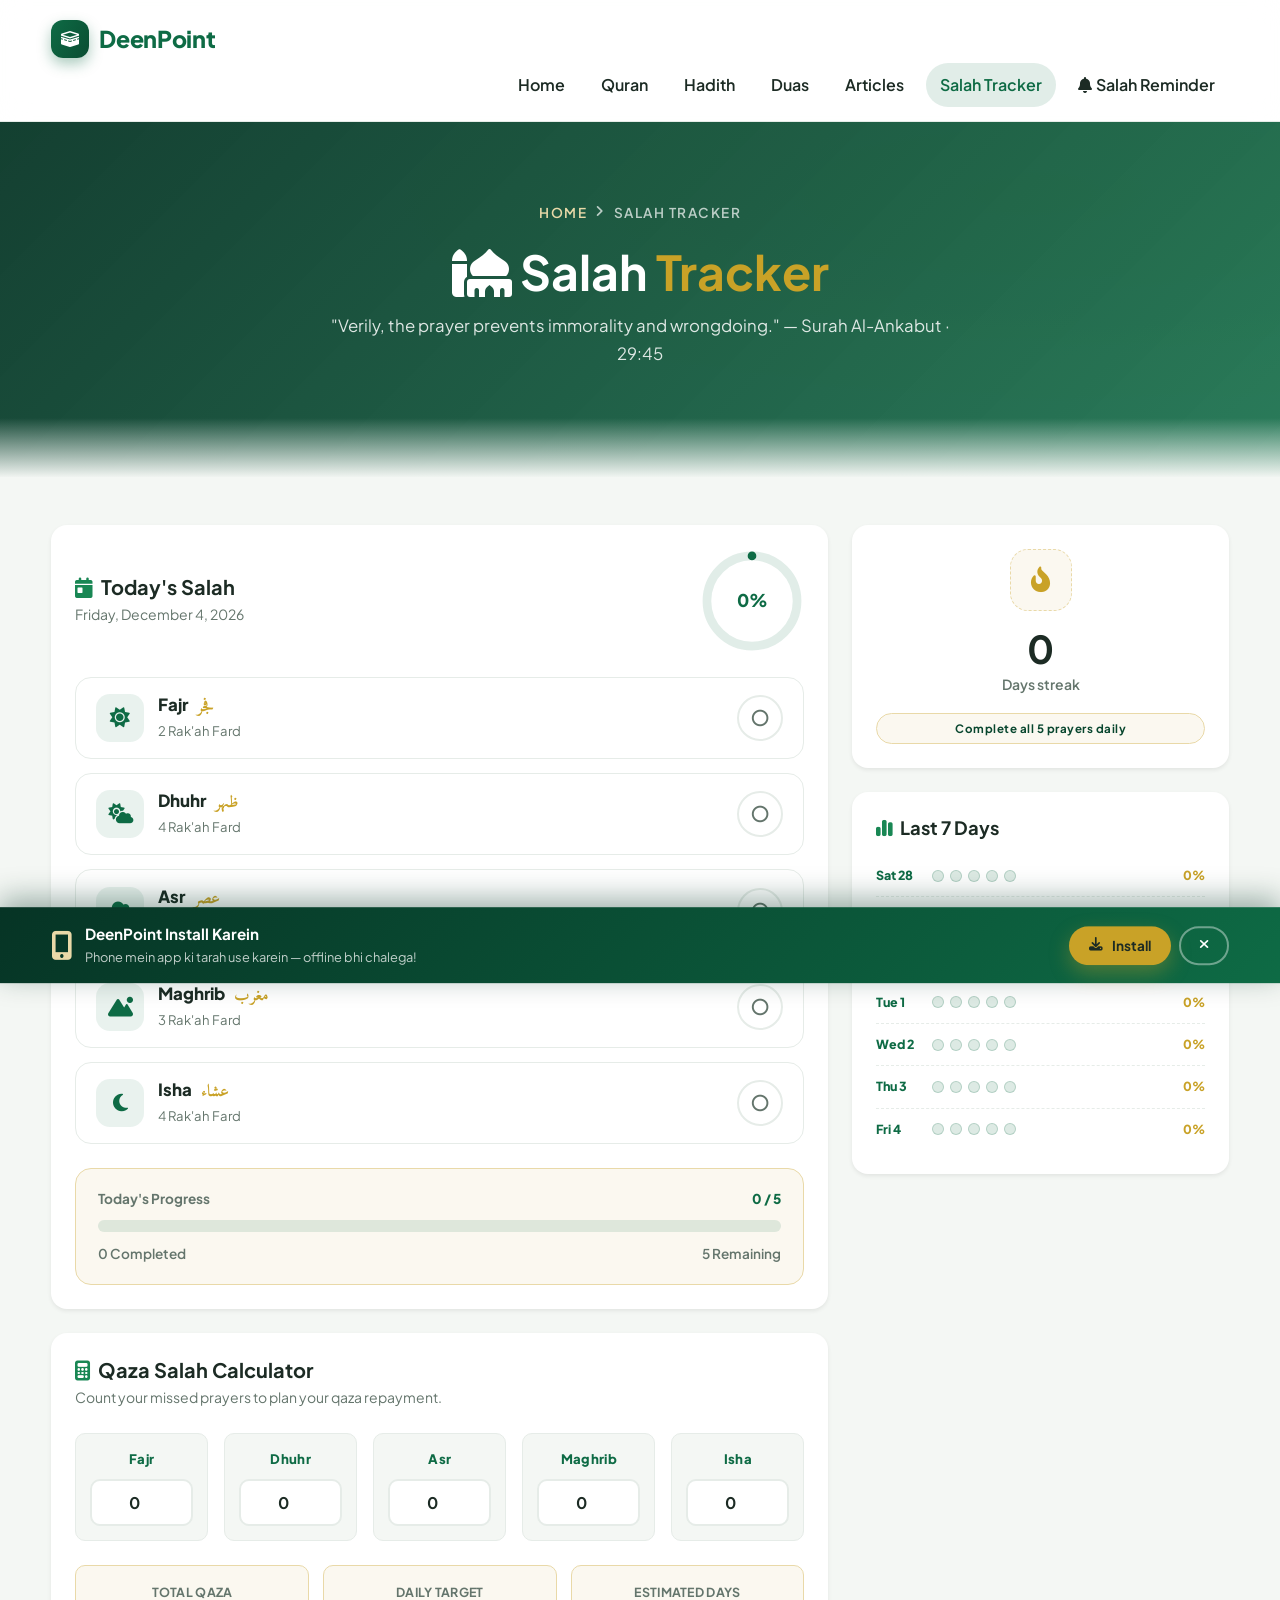
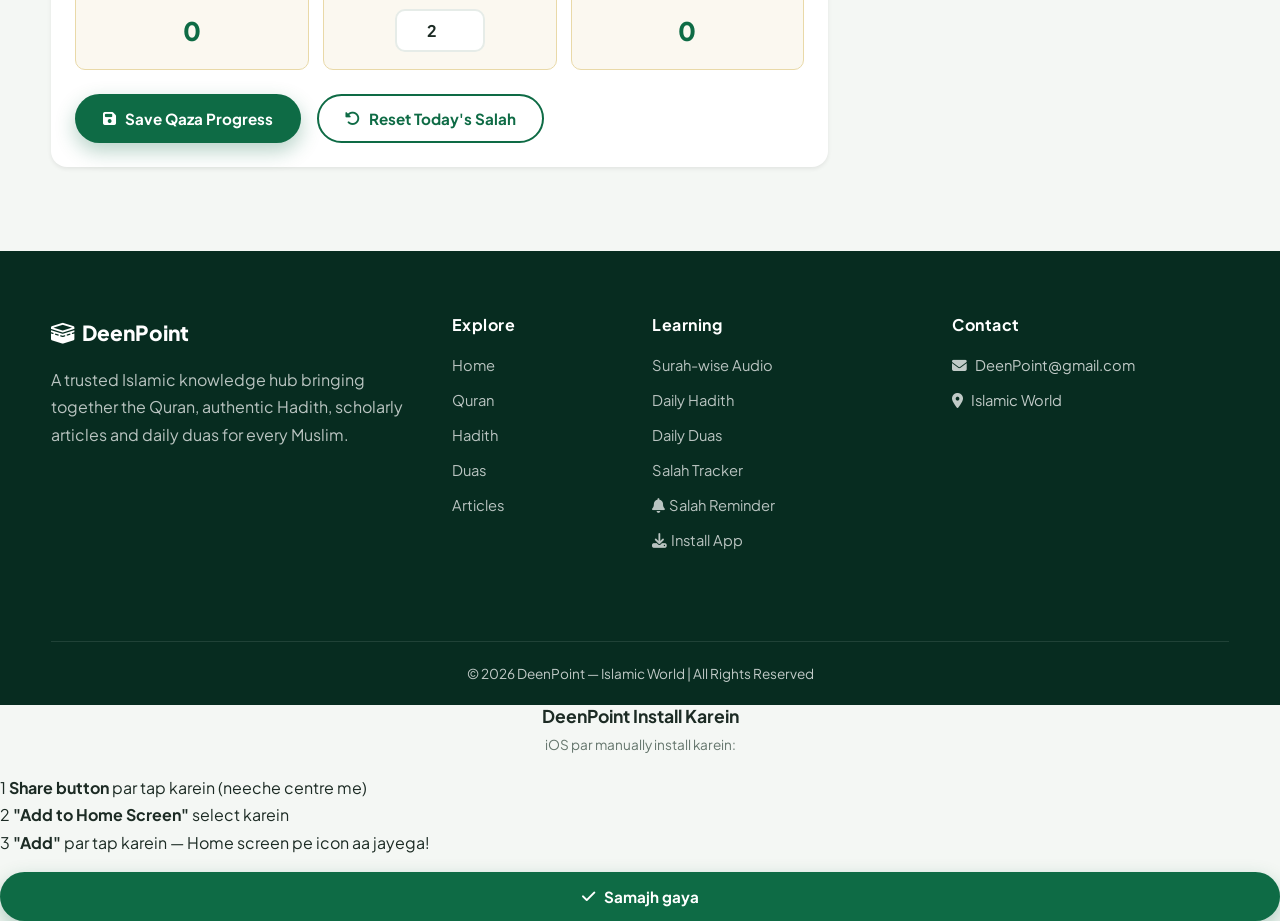
<file: salah.html>
<!DOCTYPE html>
<html lang="en">

<head>
    <meta charset="UTF-8">
    <meta name="viewport" content="width=device-width, initial-scale=1.0">
    <title>Salah Tracker | DeenPoint</title>
    <link rel="shortcut icon" sizes="512x512" href="images/ChatGPT Image Aug 13, 2026, 09_41_40 PM.png"
        type="image/png">
    <meta name="description"
        content="Track your five daily prayers with DeenPoint — daily progress, streaks, 7-day history and a qaza salah calculator.">
    <meta name="theme-color" content="#0e6b45">
    <meta name="apple-mobile-web-app-capable" content="yes">
    <meta name="apple-mobile-web-app-status-bar-style" content="black-translucent">
    <meta name="apple-mobile-web-app-title" content="DeenPoint">
    <link rel="apple-touch-icon" href="images/icon-192.png">
    <link rel="manifest" href="manifest.json">

    <link rel="preconnect" href="https://fonts.googleapis.com">
    <link rel="preconnect" href="https://fonts.gstatic.com" crossorigin>
    <link
        href="https://fonts.googleapis.com/css2?family=Plus+Jakarta+Sans:wght@400;500;600;700;800&family=Amiri:wght@400;700&family=Noto+Nastaliq+Urdu&family=Noto+Naskh+Arabic:wght@400;600;700&display=swap"
        rel="stylesheet">
    <link href="https://cdn.jsdelivr.net/npm/bootstrap@5.3.2/dist/css/bootstrap.min.css" rel="stylesheet">
    <link rel="stylesheet" href="https://cdnjs.cloudflare.com/ajax/libs/font-awesome/6.5.1/css/all.min.css">
    <link rel="stylesheet" href="css/style.css">
    <link rel="stylesheet" href="css/salah.css">
    <link rel="stylesheet" href="css/mobile-app.css">
</head>

<body>

    <!-- Mobile App Header -->
    <div class="app-status-bar"></div>
    <header class="app-header">
        <a class="app-header-brand" href="index.html">
            <span class="brand-icon"><i class="fa-solid fa-kaaba"></i></span>
            DeenPoint
        </a>
        <div class="app-header-actions">
            <button class="app-header-btn" onclick="window.location.href='quran.html'" aria-label="Search">
                <i class="fa-solid fa-magnifying-glass"></i>
            </button>
            <button class="app-header-btn" onclick="window.location.href='salah-reminder.html'" aria-label="Notifications">
                <i class="fa-solid fa-bell"></i>
            </button>
        </div>
    </header>

    <nav class="navbar navbar-expand-lg dp-navbar">
        <div class="container-dp">
            <a class="navbar-brand" href="index.html">
                <span class="brand-mark"><i class="fa-solid fa-kaaba"></i></span>DeenPoint
            </a>
            <div class="d-flex align-items-center gap-2 order-lg-last">
                <!-- <button class="lang-toggle" type="button" id="langToggle" aria-label="Switch to Arabic">عربي</button> -->
                <button class="navbar-toggler" type="button" data-bs-toggle="collapse" data-bs-target="#navbarNav"
                    aria-label="Toggle navigation">
                    <i class="fa-solid fa-bars"></i>
                </button>
            </div>
            <div class="collapse navbar-collapse justify-content-end" id="navbarNav">
                <ul class="navbar-nav align-items-lg-center gap-lg-2">
                    <li class="nav-item"><a class="nav-link" href="index.html" data-en="Home"
                            data-ar="الرئيسية">Home</a></li>
                    <li class="nav-item"><a class="nav-link" href="quran.html" data-en="Quran"
                            data-ar="القرآن">Quran</a></li>
                    <li class="nav-item"><a class="nav-link" href="hadith.html" data-en="Hadith"
                            data-ar="الحديث">Hadith</a></li>
                    <li class="nav-item"><a class="nav-link" href="dua.html" data-en="Duas" data-ar="الأذكار">Duas</a>
                    </li>
                    <li class="nav-item"><a class="nav-link" href="articles.html" data-en="Articles"
                            data-ar="المقالات">Articles</a></li>
                    <li class="nav-item"><a class="nav-link active" href="salah.html" data-en="Salah Tracker"
                            data-ar="مواقيت الصلاة">Salah Tracker</a></li>
                    <li class="nav-item"><a class="nav-link" href="salah-reminder.html"><i
                                class="fa-solid fa-bell me-1"></i>Salah Reminder</a></li>
                </ul>
            </div>
        </div>
    </nav>

    <div class="app-content page-enter">
    <header class="page-hero">
        <div class="container-dp">
            <div class="breadcrumb-dp"><a href="index.html">Home</a> <i class="fa-solid fa-angle-right"></i>
                <span>Salah Tracker</span>
            </div>
            <h1><i class="fa-solid fa-mosque me-2"></i>Salah <span class="text-gold">Tracker</span></h1>
            <p>"Verily, the prayer prevents immorality and wrongdoing." — Surah Al-Ankabut · 29:45</p>
        </div>
    </header>

    <section class="section pt-5">
        <div class="container-dp">
            <div class="row g-4">

                <div class="col-lg-8">
                    <div class="card border-0 shadow-sm rounded-4 bg-white p-4 mb-4">
                        <div class="d-flex flex-wrap justify-content-between align-items-center gap-3 mb-4">
                            <div>
                                <h2 class="fw-bold mb-1" style="font-size:1.25rem;"><i
                                        class="fa-solid fa-calendar-day text-success me-2"></i>Today's Salah</h2>
                                <p class="mb-0 small" id="todayDate" style="color:var(--muted);"></p>
                            </div>
                            <div class="progress-ring">
                                <svg viewBox="0 0 120 120">
                                    <circle class="ring-track" cx="60" cy="60" r="52"></circle>
                                    <circle class="ring-fill" id="ringFill" cx="60" cy="60" r="52"></circle>
                                </svg>
                                <span id="progressPercent">0%</span>
                            </div>
                        </div>

                        <div class="salah-list">
                            <div class="salah-card" data-salah="Fajr">
                                <div class="salah-info">
                                    <div class="salah-icon"><i class="fa-solid fa-sun"></i></div>
                                    <div>
                                        <h3>Fajr <span class="salah-arabic">فجر</span></h3>
                                        <p>2 Rak'ah Fard</p>
                                    </div>
                                </div>
                                <button class="salah-check" type="button" onclick="toggleSalah('Fajr')"
                                    aria-label="Toggle Fajr"><span id="check-Fajr">○</span></button>
                            </div>

                            <div class="salah-card" data-salah="Dhuhr">
                                <div class="salah-info">
                                    <div class="salah-icon"><i class="fa-solid fa-cloud-sun"></i></div>
                                    <div>
                                        <h3>Dhuhr <span class="salah-arabic">ظہر</span></h3>
                                        <p>4 Rak'ah Fard</p>
                                    </div>
                                </div>
                                <button class="salah-check" type="button" onclick="toggleSalah('Dhuhr')"
                                    aria-label="Toggle Dhuhr"><span id="check-Dhuhr">○</span></button>
                            </div>

                            <div class="salah-card" data-salah="Asr">
                                <div class="salah-info">
                                    <div class="salah-icon"><i class="fa-solid fa-cloud"></i></div>
                                    <div>
                                        <h3>Asr <span class="salah-arabic">عصر</span></h3>
                                        <p>4 Rak'ah Fard</p>
                                    </div>
                                </div>
                                <button class="salah-check" type="button" onclick="toggleSalah('Asr')"
                                    aria-label="Toggle Asr"><span id="check-Asr">○</span></button>
                            </div>

                            <div class="salah-card" data-salah="Maghrib">
                                <div class="salah-info">
                                    <div class="salah-icon"><i class="fa-solid fa-mountain-sun"></i></div>
                                    <div>
                                        <h3>Maghrib <span class="salah-arabic">مغرب</span></h3>
                                        <p>3 Rak'ah Fard</p>
                                    </div>
                                </div>
                                <button class="salah-check" type="button" onclick="toggleSalah('Maghrib')"
                                    aria-label="Toggle Maghrib"><span id="check-Maghrib">○</span></button>
                            </div>

                            <div class="salah-card" data-salah="Isha">
                                <div class="salah-info">
                                    <div class="salah-icon"><i class="fa-solid fa-moon"></i></div>
                                    <div>
                                        <h3>Isha <span class="salah-arabic">عشاء</span></h3>
                                        <p>4 Rak'ah Fard</p>
                                    </div>
                                </div>
                                <button class="salah-check" type="button" onclick="toggleSalah('Isha')"
                                    aria-label="Toggle Isha"><span id="check-Isha">○</span></button>
                            </div>
                        </div>

                        <div class="progress-box mt-4">
                            <div class="progress-top">
                                <span>Today's Progress</span>
                                <strong id="progressText">0 / 5</strong>
                            </div>
                            <div class="progress-bar">
                                <div id="progressFill"></div>
                            </div>
                            <div class="progress-bottom">
                                <span id="completedText">0 Completed</span>
                                <span id="remainingText">5 Remaining</span>
                            </div>
                        </div>
                    </div>

                    <div class="card border-0 shadow-sm rounded-4 bg-white p-4">
                        <h2 class="fw-bold mb-1" style="font-size:1.25rem;"><i
                                class="fa-solid fa-calculator text-success me-2"></i>Qaza Salah Calculator</h2>
                        <p class="mb-4 small" style="color:var(--muted);">Count your missed prayers to plan your qaza
                            repayment.</p>

                        <div class="row g-3">
                            <div class="col-6 col-md-4 col-xl">
                                <div class="qaza-card">
                                    <label for="qazaFajr">Fajr</label>
                                    <input type="number" id="qazaFajr" min="0" value="0" onchange="calculateQaza()">
                                </div>
                            </div>
                            <div class="col-6 col-md-4 col-xl">
                                <div class="qaza-card">
                                    <label for="qazaDhuhr">Dhuhr</label>
                                    <input type="number" id="qazaDhuhr" min="0" value="0" onchange="calculateQaza()">
                                </div>
                            </div>
                            <div class="col-6 col-md-4 col-xl">
                                <div class="qaza-card">
                                    <label for="qazaAsr">Asr</label>
                                    <input type="number" id="qazaAsr" min="0" value="0" onchange="calculateQaza()">
                                </div>
                            </div>
                            <div class="col-6 col-md-4 col-xl">
                                <div class="qaza-card">
                                    <label for="qazaMaghrib">Maghrib</label>
                                    <input type="number" id="qazaMaghrib" min="0" value="0" onchange="calculateQaza()">
                                </div>
                            </div>
                            <div class="col-6 col-md-4 col-xl">
                                <div class="qaza-card">
                                    <label for="qazaIsha">Isha</label>
                                    <input type="number" id="qazaIsha" min="0" value="0" onchange="calculateQaza()">
                                </div>
                            </div>
                        </div>

                        <div class="qaza-result mt-4">
                            <div class="result-item">
                                <span>Total Qaza</span>
                                <strong id="totalQaza">0</strong>
                            </div>
                            <div class="result-item">
                                <span>Daily Target</span>
                                <input type="number" id="dailyTarget" min="1" value="2" onchange="calculateQaza()">
                            </div>
                            <div class="result-item">
                                <span>Estimated Days</span>
                                <strong id="estimatedDays">0</strong>
                            </div>
                        </div>

                        <div class="d-flex flex-wrap gap-3 mt-4">
                            <button class="btn-dp btn-dp-green" type="button" onclick="saveQaza()">
                                <i class="fa-solid fa-floppy-disk"></i> Save Qaza Progress
                            </button>
                            <button class="btn-dp btn-dp-ghost" type="button" onclick="resetSalah()">
                                <i class="fa-solid fa-rotate-left"></i> Reset Today's Salah
                            </button>
                        </div>
                    </div>
                </div>

                <div class="col-lg-4">
                    <div class="card border-0 shadow-sm rounded-4 bg-white p-4 mb-4 text-center">
                        <div class="streak-icon"><i class="fa-solid fa-fire-flame-curved"></i></div>
                        <h2 class="fw-bold mb-0" style="font-size:2.4rem;" id="streakCount">0</h2>
                        <p class="mb-0 small fw-semibold" style="color:var(--muted);" id="streakLabel">Day streak</p>
                        <span class="pill-badge mt-3"
                            style="background:var(--cream);border:1px solid var(--gold-soft);color:var(--primary-700);">Complete
                            all 5 prayers daily</span>
                    </div>

                    <div class="card border-0 shadow-sm rounded-4 bg-white p-4">
                        <h2 class="fw-bold mb-3" style="font-size:1.15rem;"><i
                                class="fa-solid fa-chart-simple text-success me-2"></i>Last 7 Days</h2>
                        <div id="historyList"></div>
                    </div>
                </div>

            </div>
        </div>
    </section>
    </div><!-- .app-content -->

    <footer class="dp-footer">
        <div class="container-dp">
            <div class="row g-4 pb-4">
                <div class="col-lg-4">
                    <a class="footer-brand" href="index.html"><i class="fa-solid fa-kaaba me-2"></i>DeenPoint</a>
                    <p class="mt-3 mb-0" style="color:rgba(255,255,255,.72);">A trusted Islamic knowledge hub bringing
                        together the Quran, authentic Hadith, scholarly articles and daily duas for every Muslim.</p>
                </div>
                <div class="col-lg-2 col-6">
                    <h6>Explore</h6>
                    <ul class="footer-links">
                        <li><a href="index.html">Home</a></li>
                        <li><a href="quran.html">Quran</a></li>
                        <li><a href="hadith.html">Hadith</a></li>
                        <li><a href="dua.html">Duas</a></li>
                        <li><a href="articles.html">Articles</a></li>
                    </ul>
                </div>
                <div class="col-lg-3 col-6">
                    <h6>Learning</h6>
                    <ul class="footer-links">
                        <li><a href="quran.html">Surah-wise Audio</a></li>
                        <li><a href="hadith.html">Daily Hadith</a></li>
                        <li><a href="dua.html">Daily Duas</a></li>
                        <li><a href="salah.html">Salah Tracker</a></li>
                        <li><a href="salah-reminder.html"><i class="fa-solid fa-bell me-1"></i>Salah Reminder</a></li>
                        <li><a href="download.html"><i class="fa-solid fa-download me-1"></i>Install App</a></li>
                    </ul>
                </div>
                <div class="col-lg-3">
                    <h6>Contact</h6>
                    <ul class="footer-links">
                        <li><i class="fa-solid fa-envelope me-2"></i>DeenPoint@gmail.com</li>
                        <li><i class="fa-solid fa-location-dot me-2"></i>Islamic World</li>
                    </ul>
                </div>
            </div>
            <div class="footer-bottom">© <span id="year">2026</span> DeenPoint — Islamic World | All Rights Reserved
            </div>
        </div>
    </footer>

    <script src="https://cdn.jsdelivr.net/npm/bootstrap@5.3.2/dist/js/bootstrap.bundle.min.js"></script>
    <script src="data/salah.js"></script>
    <script src="js/main.js"></script>
    <script src="js/install.js"></script>
    <script>
        if ("serviceWorker" in navigator) { navigator.serviceWorker.register("./sw.js").catch(() => { }); }
    </script>

    <!-- Install Banner -->
    <div class="install-banner" id="installBanner">
        <div class="container-dp">
            <div class="install-banner-inner">
                <div class="install-banner-text">
                    <i class="fa-solid fa-mobile-screen-button"></i>
                    <div>
                        <strong>DeenPoint Install Karein</strong>
                        <small>Phone mein app ki tarah use karein — offline bhi chalega!</small>
                    </div>
                </div>
                <div class="install-banner-actions">
                    <button class="btn-dp btn-dp-primary btn-sm" id="installBtn"><i class="fa-solid fa-download"></i>
                        Install</button>
                    <button class="btn-dp btn-dp-ghost btn-sm" id="installDismiss"><i
                            class="fa-solid fa-xmark"></i></button>
                </div>
            </div>
        </div>
    </div>

    <!-- iOS Install Bottom Sheet -->
    <div class="bottom-sheet-overlay" id="iosInstallSheet">
        <div class="bottom-sheet">
            <div class="bottom-sheet-handle"></div>
            <h3 style="text-align:center;margin-bottom:6px;font-size:1.1rem;">DeenPoint Install Karein</h3>
            <p style="text-align:center;color:var(--muted);font-size:0.85rem;margin-bottom:18px;">iOS par manually install karein:</p>
            <div class="ios-install-sheet">
                <div class="ios-step">
                    <span class="ios-step-num">1</span>
                    <span class="ios-step-text"><strong>Share button</strong> par tap karein (neeche centre me)</span>
                </div>
                <div class="ios-step">
                    <span class="ios-step-num">2</span>
                    <span class="ios-step-text"><strong>"Add to Home Screen"</strong> select karein</span>
                </div>
                <div class="ios-step">
                    <span class="ios-step-num">3</span>
                    <span class="ios-step-text"><strong>"Add"</strong> par tap karein — Home screen pe icon aa jayega!</span>
                </div>
            </div>
            <button class="btn-dp btn-dp-green w-100" onclick="document.getElementById('iosInstallSheet').classList.remove('show')" style="margin-top:16px;">
                <i class="fa-solid fa-check"></i> Samajh gaya
            </button>
        </div>
    </div>

    <!-- Mobile Bottom Tab Bar -->
    <nav class="bottom-tab-bar" role="navigation" aria-label="Main navigation">
        <div class="tab-bar-inner">
            <a href="index.html" class="tab-item" aria-label="Home">
                <i class="fa-solid fa-house"></i>
                <span class="tab-label">Home</span>
            </a>
            <a href="quran.html" class="tab-item" aria-label="Quran">
                <i class="fa-solid fa-book-quran"></i>
                <span class="tab-label">Quran</span>
            </a>
            <a href="hadith.html" class="tab-item" aria-label="Hadith">
                <i class="fa-solid fa-scroll"></i>
                <span class="tab-label">Hadith</span>
            </a>
            <a href="dua.html" class="tab-item" aria-label="Duas">
                <i class="fa-solid fa-hands-praying"></i>
                <span class="tab-label">Duas</span>
            </a>
            <a href="salah-reminder.html" class="tab-item active" aria-label="Salah">
                <i class="fa-solid fa-mosque"></i>
                <span class="tab-label">Salah</span>
            </a>
        </div>
    </nav>

</body>

</html>
</file>
<file: css/style.css>
:root {
    --primary: #0e6b45;
    --primary-600: #0b5a3a;
    --primary-700: #08462e;
    --primary-800: #063425;
    --gold: #c9a227;
    --gold-soft: #e9d9a8;
    --cream: #fbf8f0;
    --light: #f4f7f4;
    --white: #ffffff;
    --ink: #1c2b24;
    --muted: #64756c;
    --line: #e6ece8;
    --danger: #b3352e;
    --success: #1c9a63;

    --shadow-xs: 0 1px 3px rgba(12, 43, 34, 0.06);
    --shadow-sm: 0 4px 14px rgba(12, 43, 34, 0.08);
    --shadow-md: 0 12px 30px rgba(12, 43, 34, 0.12);
    --shadow-lg: 0 24px 60px rgba(12, 43, 34, 0.18);

    --radius-sm: 10px;
    --radius-md: 16px;
    --radius-lg: 24px;
    --radius-full: 100px;

    --font-ui: 'Plus Jakarta Sans', 'Segoe UI', system-ui, sans-serif;
    --font-arabic-ui: 'Noto Naskh Arabic', 'Amiri', 'Segoe UI', system-ui, sans-serif;
    --font-arabic: 'Amiri', 'Scheherazade New', 'Traditional Arabic', serif;
    --font-urdu: 'Noto Nastaliq Urdu', 'Jameel Noori Nastaleeq', serif;
    --font-serif: 'Source Serif 4', Georgia, serif;

    --gradient-hero: linear-gradient(135deg, rgba(6, 52, 37, 0.94), rgba(14, 107, 69, 0.88));
    --gradient-cta: linear-gradient(120deg, #0e6b45, #0a4d32);
    --transition: 0.28s cubic-bezier(0.4, 0, 0.2, 1);
}

/* ---------- 2. Base ---------- */
* {
    margin: 0;
    padding: 0;
    box-sizing: border-box;
}

html {
    scroll-behavior: smooth;
}

body {
    font-family: var(--font-ui);
    background: var(--light);
    color: var(--ink);
    line-height: 1.7;
    overflow-x: hidden;
    -webkit-font-smoothing: antialiased;
}

img {
    max-width: 100%;
    display: block;
}

a {
    text-decoration: none;
    color: inherit;
}

::selection {
    background: var(--gold);
    color: var(--ink);
}

::-webkit-scrollbar {
    width: 10px;
}

::-webkit-scrollbar-track {
    background: var(--light);
}

::-webkit-scrollbar-thumb {
    background: var(--primary);
    border-radius: 20px;
}

::-webkit-scrollbar-thumb:hover {
    background: var(--primary-700);
}

h1,
h2,
h3,
h4,
h5,
h6 {
    color: var(--ink);
    font-weight: 700;
    line-height: 1.25;
}

p {
    color: var(--muted);
}

/* ---------- 3. Utilities ---------- */
.container-dp {
    width: min(1180px, 92%);
    margin-inline: auto;
}

.section {
    padding-block: 84px;
}

.section-alt {
    background: var(--white);
}

.section-cream {
    background: var(--cream);
}

.eyebrow {
    display: inline-flex;
    align-items: center;
    gap: 8px;
    font-size: 0.78rem;
    font-weight: 700;
    letter-spacing: 2px;
    text-transform: uppercase;
    color: var(--primary);
    background: rgba(14, 107, 69, 0.09);
    border-radius: var(--radius-full);
    padding: 7px 16px;
    margin-bottom: 14px;
}

.section-title {
    font-size: clamp(1.7rem, 3.4vw, 2.5rem);
    margin-bottom: 12px;
}

.section-sub {
    color: var(--muted);
    max-width: 620px;
    margin-inline: auto;
}

.text-gold {
    color: var(--gold) !important;
}

.text-primary {
    color: var(--primary) !important;
}

.bg-primary-gradient {
    background: var(--gradient-cta);
}

/* ---------- 4. Buttons ---------- */
.btn-dp {
    display: inline-flex;
    align-items: center;
    justify-content: center;
    gap: 9px;
    padding: 12px 26px;
    font-weight: 700;
    font-size: 0.95rem;
    font-family: var(--font-ui);
    border-radius: var(--radius-full);
    border: 2px solid transparent;
    cursor: pointer;
    transition: var(--transition);
    line-height: 1.4;
}

.btn-dp-primary {
    background: var(--gold);
    color: var(--ink);
    box-shadow: 0 8px 20px rgba(201, 162, 39, 0.35);
}

.btn-dp-primary:hover {
    background: #b9921f;
    color: var(--ink);
    transform: translateY(-2px);
    box-shadow: 0 14px 30px rgba(201, 162, 39, 0.45);
}

.btn-dp-light {
    background: var(--white);
    color: var(--primary-700);
}

.btn-dp-light:hover {
    transform: translateY(-2px);
    box-shadow: var(--shadow-md);
}

.btn-dp-outline {
    background: transparent;
    border-color: rgba(255, 255, 255, 0.55);
    color: #fff;
}

.btn-dp-outline:hover {
    background: rgba(255, 255, 255, 0.12);
    border-color: #fff;
}

.btn-dp-ghost {
    background: transparent;
    border-color: var(--primary);
    color: var(--primary);
}

.btn-dp-ghost:hover {
    background: var(--primary);
    color: #fff;
}

.btn-dp-green {
    background: var(--primary);
    color: #fff;
    box-shadow: 0 8px 20px rgba(14, 107, 69, 0.3);
}

.btn-dp-green:hover {
    background: var(--primary-700);
    color: #fff;
    transform: translateY(-2px);
}

/* ---------- 5. Navbar ---------- */
.dp-navbar {
    position: sticky;
    top: 0;
    z-index: 1030;
    background: rgba(255, 255, 255, 0.92);
    backdrop-filter: blur(14px);
    -webkit-backdrop-filter: blur(14px);
    border-bottom: 1px solid var(--line);
    padding: 14px 0;
    transition: var(--transition);
}

.dp-navbar.scrolled {
    box-shadow: var(--shadow-md);
    padding: 9px 0;
}

.dp-navbar .navbar-brand {
    font-size: 1.45rem;
    font-weight: 800;
    color: var(--primary) !important;
    display: inline-flex;
    align-items: center;
    gap: 10px;
    letter-spacing: -0.3px;
}

.brand-mark {
    width: 38px;
    height: 38px;
    border-radius: 12px;
    background: var(--gradient-cta);
    color: #fff;
    display: grid;
    place-items: center;
    font-size: 1rem;
    box-shadow: 0 6px 14px rgba(14, 107, 69, 0.35);
}

.dp-navbar .nav-link {
    font-weight: 600;
    color: var(--ink) !important;
    padding: 8px 14px !important;
    border-radius: var(--radius-full);
    transition: var(--transition);
    position: relative;
}

.dp-navbar .nav-link:hover {
    color: var(--primary) !important;
    background: rgba(14, 107, 69, 0.07);
}

.dp-navbar .nav-link.active {
    color: var(--primary) !important;
    background: rgba(14, 107, 69, 0.12);
}

.navbar-toggler {
    border: none;
    color: var(--primary);
    font-size: 1.4rem;
}

.navbar-toggler:focus {
    box-shadow: none;
}

.lang-toggle {
    display: inline-flex;
    align-items: center;
    justify-content: center;
    min-width: 56px;
    font-weight: 700;
    font-size: 0.9rem;
    line-height: 1;
    padding: 9px 14px;
    border-radius: var(--radius-full);
    border: 1.5px solid var(--primary);
    color: var(--primary);
    background: transparent;
    cursor: pointer;
    font-family: var(--font-ui);
    transition: var(--transition);
}

.lang-toggle:hover {
    background: rgba(14, 107, 69, 0.08);
    transform: translateY(-1px);
}

.dp-navbar[dir="rtl"] .navbar-collapse,
.dp-navbar[dir="rtl"] .nav-link,
.dp-navbar[dir="rtl"] .btn-dp-primary,
.dp-navbar[dir="rtl"] .lang-toggle {
    font-family: var(--font-arabic-ui);
    letter-spacing: 0;
}

/* ---------- 6. Hero ---------- */
.hero {
    position: relative;
    min-height: 82vh;
    display: flex;
    align-items: center;
    color: #fff;
    background:
        var(--gradient-hero),
        radial-gradient(ellipse at 20% 0%, rgba(201, 162, 39, 0.22), transparent 55%),
        url('https://encrypted-tbn0.gstatic.com/images?q=tbn:ANd9GcSacDTdrwswOOEQdAoZ-wcPg874cPc3-GF9YqV_bxcGXYMyDVjb-nIHWe8&s=10') center / cover no-repeat;
    text-align: center;
    overflow: hidden;
}

.hero::after {
    content: "";
    position: absolute;
    inset: auto 0 -1px 0;
    height: 90px;
    background: linear-gradient(to top, var(--light), transparent);
}

.hero h1 {
    color: #fff;
    font-size: clamp(2.3rem, 5.6vw, 4rem);
    font-weight: 800;
    letter-spacing: -0.5px;
    margin-bottom: 16px;
}

.hero .lead {
    color: rgba(255, 255, 255, 0.88);
    font-size: clamp(1.05rem, 2vw, 1.3rem);
    max-width: 680px;
    margin: 0 auto 34px;
}

.hero-badges {
    display: flex;
    justify-content: center;
    flex-wrap: wrap;
    gap: 10px;
    margin-top: 34px;
}

.hero-badges span {
    background: rgba(255, 255, 255, 0.12);
    border: 1px solid rgba(255, 255, 255, 0.22);
    padding: 8px 16px;
    border-radius: var(--radius-full);
    font-size: 0.85rem;
    font-weight: 600;
    color: #fff;
}

/* Compact hero for inner pages */
.page-hero {
    position: relative;
    background:
        var(--gradient-hero),
        radial-gradient(ellipse at 80% 20%, rgba(201, 162, 39, 0.18), transparent 55%);
    color: #fff;
    padding: 76px 0 92px;
    text-align: center;
    overflow: hidden;
}

.page-hero h1 {
    color: #fff;
    font-size: clamp(2rem, 4.5vw, 3rem);
    margin-bottom: 10px;
}

.page-hero p {
    color: rgba(255, 255, 255, 0.85);
    max-width: 640px;
    margin-inline: auto;
    font-size: 1.05rem;
}

.page-hero::after {
    content: "";
    position: absolute;
    inset: auto 0 -1px 0;
    height: 60px;
    background: linear-gradient(to top, var(--light), transparent);
}

.page-hero .breadcrumb-dp {
    display: inline-flex;
    gap: 8px;
    align-items: center;
    font-size: 0.85rem;
    font-weight: 600;
    color: rgba(255, 255, 255, 0.7);
    margin-bottom: 18px;
    text-transform: uppercase;
    letter-spacing: 1.5px;
}

.page-hero .breadcrumb-dp a {
    color: var(--gold-soft);
}

/* ---------- 7. Stats band ---------- */
.stats-band {
    margin-top: -56px;
    position: relative;
    z-index: 2;
}

.stat-card {
    background: var(--white);
    border-radius: var(--radius-md);
    padding: 26px 18px;
    text-align: center;
    box-shadow: var(--shadow-md);
    border: 1px solid var(--line);
    transition: var(--transition);
}

.stat-card:hover {
    transform: translateY(-4px);
    box-shadow: var(--shadow-lg);
}

.stat-card .stat-num {
    font-size: clamp(1.7rem, 3vw, 2.3rem);
    font-weight: 800;
    color: var(--primary);
}

.stat-card .stat-num small {
    font-size: 0.6em;
    color: var(--gold);
}

.stat-card .stat-label {
    color: var(--muted);
    font-size: 0.9rem;
    font-weight: 600;
}

/* ---------- 8. Feature cards ---------- */
.feature-card {
    background: var(--white);
    border: 1px solid var(--line);
    border-radius: var(--radius-lg);
    padding: 36px 28px;
    height: 100%;
    position: relative;
    transition: var(--transition);
    overflow: hidden;
}

.feature-card::before {
    content: "";
    position: absolute;
    inset: 0 0 auto 0;
    height: 5px;
    background: var(--gradient-cta);
    transform: scaleX(0);
    transform-origin: left;
    transition: var(--transition);
}

.feature-card:hover {
    transform: translateY(-6px);
    box-shadow: var(--shadow-lg);
}

.feature-card:hover::before {
    transform: scaleX(1);
}

.feature-icon {
    width: 66px;
    height: 66px;
    display: grid;
    place-items: center;
    font-size: 1.6rem;
    color: var(--primary);
    background: rgba(14, 107, 69, 0.1);
    border-radius: 18px;
    margin-bottom: 20px;
    transition: var(--transition);
}

.feature-card:hover .feature-icon {
    background: var(--primary);
    color: #fff;
    transform: rotate(-6deg) scale(1.05);
}

.feature-card h3 {
    font-size: 1.2rem;
    margin-bottom: 10px;
}

.feature-card p {
    font-size: 0.95rem;
    margin-bottom: 16px;
}

.card-link {
    font-weight: 700;
    font-size: 0.9rem;
    color: var(--primary);
    display: inline-flex;
    align-items: center;
    gap: 7px;
    transition: var(--transition);
}

.card-link:hover {
    gap: 11px;
    color: var(--primary-700);
}

/* ---------- 9. Topic chips ---------- */
.topic-chip {
    display: flex;
    flex-direction: column;
    align-items: center;
    gap: 6px;
    background: var(--white);
    border: 1px solid var(--line);
    border-radius: var(--radius-md);
    padding: 24px 12px;
    text-align: center;
    height: 100%;
    transition: var(--transition);
}

.topic-chip:hover {
    transform: translateY(-4px);
    box-shadow: var(--shadow-md);
    border-color: var(--gold-soft);
}

.topic-chip i {
    font-size: 1.7rem;
    color: var(--gold);
}

.topic-chip h6 {
    font-size: 0.92rem;
    font-weight: 700;
    margin: 0;
}

.topic-chip small {
    color: var(--muted);
}

/* ---------- 10. Daily hadith banner ---------- */
.daily-hadith {
    position: relative;
    background: var(--gradient-cta);
    color: #fff;
    border-radius: var(--radius-lg);
    padding: 48px 40px;
    overflow: hidden;
}

.daily-hadith::before {
    content: "\f1dc";
    font-family: "Font Awesome 6 Free";
    font-weight: 900;
    position: absolute;
    right: -20px;
    bottom: -30px;
    font-size: 11rem;
    color: rgba(255, 255, 255, 0.07);
}

.daily-hadith .hadith-arabic {
    color: #fff;
    font-family: var(--font-arabic);
    font-size: 1.55rem;
    line-height: 2.1;
    direction: rtl;
    text-align: center;
    margin-bottom: 18px;
}

.daily-hadith .hadith-urdu {
    color: rgba(255, 255, 255, 0.92);
    font-family: var(--font-urdu);
    font-size: 1.15rem;
    line-height: 2.3;
    direction: rtl;
    text-align: center;
    margin-bottom: 14px;
}

.daily-hadith .hadith-ref {
    color: var(--gold-soft);
    font-weight: 700;
    font-size: 0.9rem;
    text-align: center;
}

/* ---------- 11. Search & filters ---------- */
.search-bar {
    position: relative;
    max-width: 560px;
    margin-inline: auto;
}

.search-bar .form-control {
    border-radius: var(--radius-full);
    padding: 13px 20px 13px 48px;
    border: 2px solid var(--line);
    font-weight: 500;
    box-shadow: var(--shadow-sm);
}

.search-bar .form-control:focus {
    border-color: var(--primary);
    box-shadow: 0 0 0 4px rgba(14, 107, 69, 0.12);
}

.search-bar i {
    position: absolute;
    left: 20px;
    top: 50%;
    transform: translateY(-50%);
    color: var(--muted);
    z-index: 5;
}

.filter-chips {
    display: flex;
    flex-wrap: wrap;
    gap: 10px;
    justify-content: center;
}

.filter-chip {
    border: 1.5px solid var(--line);
    background: var(--white);
    color: var(--muted);
    font-weight: 600;
    font-size: 0.85rem;
    padding: 8px 18px;
    border-radius: var(--radius-full);
    cursor: pointer;
    transition: var(--transition);
    font-family: var(--font-ui);
}

.filter-chip:hover {
    border-color: var(--primary);
    color: var(--primary);
}

.filter-chip.active {
    background: var(--primary);
    border-color: var(--primary);
    color: #fff;
    box-shadow: 0 6px 14px rgba(14, 107, 69, 0.25);
}

.pill-badge {
    display: inline-block;
    font-size: 0.72rem;
    font-weight: 700;
    letter-spacing: 0.5px;
    border-radius: var(--radius-full);
    padding: 5px 13px;
}

/* ---------- 12. Quran page ---------- */
.surah-card {
    position: relative;
    background: var(--white);
    border: 1px solid var(--line);
    border-radius: var(--radius-md);
    padding: 22px;
    height: 100%;
    display: flex;
    flex-direction: column;
    transition: var(--transition);
    overflow: hidden;
}

.surah-card::before {
    content: "";
    position: absolute;
    inset: 0 0 auto 0;
    height: 4px;
    background: var(--gradient-cta);
    transform: scaleX(0);
    transform-origin: left;
    transition: var(--transition);
}

.surah-card:hover {
    transform: translateY(-5px);
    box-shadow: var(--shadow-lg);
}

.surah-card:hover::before {
    transform: scaleX(1);
}

.surah-card .surah-top {
    display: flex;
    align-items: center;
    justify-content: space-between;
    margin-bottom: 14px;
}

.surah-number {
    width: 42px;
    height: 42px;
    display: grid;
    place-items: center;
    font-weight: 800;
    color: var(--primary);
    background: rgba(14, 107, 69, 0.09);
    border-radius: 12px;
    font-size: 0.9rem;
}

.surah-card .surah-arabic {
    font-family: var(--font-arabic);
    font-size: 1.6rem;
    color: var(--primary-800);
    line-height: 1.3;
}

.surah-card .surah-name {
    font-size: 1.05rem;
    font-weight: 800;
    color: var(--ink);
    margin-bottom: 2px;
}

.surah-card .surah-trans {
    font-size: 0.85rem;
    color: var(--muted);
    margin-bottom: 12px;
}

.surah-card .surah-meta {
    display: flex;
    flex-wrap: wrap;
    gap: 8px;
    margin-bottom: 16px;
}

.surah-card .surah-meta .pill-badge {
    background: var(--cream);
    color: var(--primary-700);
    border: 1px solid var(--gold-soft);
}

.surah-card .surah-actions {
    margin-top: auto;
    display: flex;
    gap: 8px;
}

.surah-play {
    flex: 1;
    display: inline-flex;
    align-items: center;
    justify-content: center;
    gap: 8px;
    background: var(--primary);
    color: #fff;
    border: none;
    padding: 10px 12px;
    border-radius: 12px;
    font-weight: 700;
    font-size: 0.85rem;
    font-family: var(--font-ui);
    cursor: pointer;
    transition: var(--transition);
}

.surah-play:hover {
    background: var(--primary-700);
    transform: translateY(-2px);
    box-shadow: 0 8px 16px rgba(14, 107, 69, 0.25);
}

.surah-play.playing {
    background: var(--gold);
    color: var(--ink);
}

.surah-read {
    flex: 1;
    display: inline-flex;
    align-items: center;
    justify-content: center;
    gap: 8px;
    background: var(--white);
    color: var(--primary);
    border: 1.5px solid rgba(14, 107, 69, 0.35);
    padding: 10px 12px;
    border-radius: 12px;
    font-weight: 700;
    font-size: 0.85rem;
    font-family: var(--font-ui);
    cursor: pointer;
    transition: var(--transition);
}

.surah-read:hover {
    background: var(--cream);
    border-color: var(--primary);
    transform: translateY(-2px);
    box-shadow: 0 8px 16px rgba(14, 107, 69, 0.15);
}

/* Online Quran reader */
.reader-overlay {
    position: fixed;
    inset: 0;
    z-index: 1080;
    background: rgba(6, 36, 25, 0.72);
    backdrop-filter: blur(4px);
    display: grid;
    place-items: center;
    padding: 20px;
    opacity: 0;
    visibility: hidden;
    transition: var(--transition);
}

.reader-overlay.show {
    opacity: 1;
    visibility: visible;
}

.reader-modal {
    width: min(860px, 100%);
    height: min(88vh, 900px);
    background: var(--cream);
    border: 1px solid var(--gold-soft);
    border-radius: var(--radius-lg);
    box-shadow: var(--shadow-lg);
    display: flex;
    flex-direction: column;
    overflow: hidden;
    transform: translateY(24px) scale(0.98);
    transition: var(--transition);
}

.reader-overlay.show .reader-modal {
    transform: translateY(0) scale(1);
}

.reader-head {
    display: flex;
    align-items: center;
    justify-content: space-between;
    gap: 12px;
    padding: 14px 16px 0;
}

.reader-toggle {
    display: inline-flex;
    align-items: center;
    gap: 7px;
    background: var(--white);
    border: 1.5px solid var(--line);
    color: var(--primary);
    padding: 8px 14px;
    border-radius: 12px;
    font-size: 0.85rem;
    font-weight: 700;
    font-family: var(--font-ui);
    cursor: pointer;
    transition: var(--transition);
}

.reader-toggle:hover {
    border-color: var(--gold);
    color: var(--gold);
    background: #fffdf5;
}

.reader-toggle.off {
    color: var(--muted);
}

.reader-toggle.off:hover {
    border-color: var(--line);
    color: var(--muted);
}

.reader-close {
    width: 38px;
    height: 38px;
    display: grid;
    place-items: center;
    background: var(--white);
    border: 1.5px solid var(--line);
    color: var(--ink);
    border-radius: 12px;
    cursor: pointer;
    font-size: 1rem;
    transition: var(--transition);
}

.reader-close:hover {
    background: var(--danger);
    border-color: var(--danger);
    color: #fff;
}

.reader-body {
    flex: 1;
    overflow-y: auto;
    padding: 6px 20px 26px;
    scroll-behavior: smooth;
}

.reader-state {
    text-align: center;
    padding: 70px 20px;
    color: var(--muted);
}

.reader-state h4 {
    color: var(--ink);
    margin-bottom: 6px;
}

.reader-state i {
    font-size: 2.6rem;
    color: var(--gold);
    margin-bottom: 14px;
}

.reader-state p {
    margin-bottom: 18px;
}

.spinner-dp {
    width: 46px;
    height: 46px;
    margin: 0 auto 18px;
    border: 4px solid var(--gold-soft);
    border-top-color: var(--gold);
    border-radius: 50%;
    animation: spin 0.8s linear infinite;
}

@keyframes spin {
    to {
        transform: rotate(360deg);
    }
}

.reader-content[hidden] {
    display: none;
}

.reader-surah-head {
    text-align: center;
    padding: 22px 10px 26px;
    margin-bottom: 18px;
    background: linear-gradient(120deg, #fbf3dd, #f4ead0);
    border: 1px solid var(--gold-soft);
    border-top: 4px solid var(--gold);
    border-radius: 0 0 var(--radius-md) var(--radius-md);
}

.reader-title {
    font-family: var(--font-arabic);
    font-size: clamp(1.7rem, 4vw, 2.3rem);
    font-weight: 700;
    color: var(--primary-800);
    margin-bottom: 6px;
    direction: rtl;
}

.reader-meta {
    font-size: 0.85rem;
    color: var(--muted);
    font-weight: 600;
    letter-spacing: 0.3px;
}

.reader-ayahs {
    max-width: 780px;
    margin-inline: auto;
    background: var(--white);
    border: 1px solid var(--line);
    border-radius: var(--radius-md);
    padding: 26px 20px;
    box-shadow: var(--shadow-sm);
}

.ayah {
    padding: 12px 6px;
    border-bottom: 1px dashed var(--line);
}

.ayah:last-child {
    border-bottom: none;
}

.ayah-body {
    min-width: 0;
}

.ayah-text {
    font-family: var(--font-arabic);
    font-size: clamp(1.35rem, 3vw, 1.75rem);
    line-height: 2.1;
    color: var(--ink);
    text-align: right;
    direction: rtl;
}

.ayah-trans {
    margin-top: 4px;
    padding-top: 8px;
    border-top: 1px dotted var(--line);
    font-family: var(--font-ui);
    font-size: 0.95rem;
    line-height: 1.75;
    color: var(--muted);
    direction: ltr;
    text-align: left;
}

.ayah-num {
    display: inline-flex;
    align-items: center;
    justify-content: center;
    min-width: 28px;
    height: 28px;
    padding: 0 6px;
    margin-inline: 10px 4px;
    vertical-align: middle;
    border-radius: 50%;
    background: radial-gradient(circle at 50% 38%, #fdf3d0, var(--gold));
    color: var(--primary-800);
    font-size: 0.72rem;
    font-weight: 800;
    box-shadow: inset 0 0 0 2px rgba(255, 255, 255, 0.65);
    font-family: var(--font-ui);
}

.ruku-mark {
    display: flex;
    align-items: center;
    gap: 12px;
    padding: 12px 6px 6px;
    margin: 4px 0 12px;
    direction: ltr;
}

.ruku-mark::before,
.ruku-mark::after {
    content: "";
    flex: 1;
    height: 1px;
    background: var(--gold-soft);
    opacity: 0.7;
}

.ruku-ayin {
    width: 40px;
    height: 40px;
    flex-shrink: 0;
    display: grid;
    place-items: center;
    border-radius: 50%;
    background: radial-gradient(circle at 50% 38%, #fdf3d0, var(--gold));
    color: var(--primary-800);
    font-family: var(--font-arabic);
    font-size: 1.35rem;
    font-weight: 700;
    box-shadow: inset 0 0 0 2px rgba(255, 255, 255, 0.65);
}

.ruku-label {
    font-size: 0.72rem;
    font-weight: 800;
    letter-spacing: 1.5px;
    text-transform: uppercase;
    color: var(--gold);
    white-space: nowrap;
}

.reader-nav {
    display: flex;
    align-items: center;
    justify-content: space-between;
    gap: 12px;
    padding: 14px 20px;
    background: var(--white);
    border-top: 1px solid var(--line);
}

.reader-prev,
.reader-next {
    display: inline-flex;
    align-items: center;
    gap: 8px;
    background: var(--primary);
    color: #fff;
    border: none;
    padding: 10px 20px;
    border-radius: 12px;
    font-weight: 700;
    font-size: 0.88rem;
    font-family: var(--font-ui);
    cursor: pointer;
    transition: var(--transition);
}

.reader-prev:hover,
.reader-next:hover {
    background: var(--primary-700);
    transform: translateY(-2px);
    box-shadow: 0 8px 16px rgba(14, 107, 69, 0.25);
}

.reader-pos {
    font-size: 0.8rem;
    font-weight: 700;
    color: var(--muted);
    text-align: center;
}

@media (max-width: 575.98px) {
    .reader-overlay {
        padding: 10px;
    }

    .reader-modal {
        height: 94vh;
    }

    .reader-ayahs {
        padding: 16px 12px;
    }
}

/* Sticky audio player */
.audio-player-bar {
    position: fixed;
    bottom: 0;
    left: 0;
    right: 0;
    z-index: 1050;
    background: var(--primary-800);
    color: #fff;
    box-shadow: 0 -10px 30px rgba(6, 52, 37, 0.35);
    transform: translateY(110%);
    transition: var(--transition);
    padding: 12px 0;
}

.audio-player-bar.show {
    transform: translateY(0);
}

.audio-player-bar audio {
    width: 100%;
    height: 44px;
    min-width: 0;
    flex: 0 1 560px;
}

.audio-player-bar .np-close {
    flex-shrink: 0;
}

.audio-player-bar .now-playing {
    display: flex;
    align-items: center;
    gap: 12px;
}

.audio-player-bar .now-playing i {
    font-size: 1.4rem;
    color: var(--gold-soft);
}

.audio-player-bar .np-title {
    font-weight: 700;
    font-size: 0.95rem;
}

.audio-player-bar .np-sub {
    font-size: 0.8rem;
    color: rgba(255, 255, 255, 0.7);
}

.audio-player-bar .np-close {
    background: rgba(255, 255, 255, 0.12);
    border: none;
    color: #fff;
    width: 34px;
    height: 34px;
    border-radius: 10px;
    cursor: pointer;
    transition: var(--transition);
}

.audio-player-bar .np-close:hover {
    background: var(--danger);
}

/* ---------- 13. Hadith page ---------- */
.hadith-card {
    background: var(--white);
    border: 1px solid var(--line);
    border-radius: var(--radius-md);
    padding: 28px 30px;
    position: relative;
    transition: var(--transition);
}

.hadith-card::before {
    content: "";
    position: absolute;
    left: 0;
    top: 16px;
    bottom: 16px;
    width: 5px;
    border-radius: 0 4px 4px 0;
    background: var(--gradient-cta);
}

.hadith-card:hover {
    transform: translateY(-4px);
    box-shadow: var(--shadow-lg);
    border-color: rgba(14, 107, 69, 0.2);
}

.hadith-card .hadith-head {
    display: flex;
    align-items: center;
    justify-content: space-between;
    margin-bottom: 14px;
}

.hadith-card .hadith-id {
    font-size: 0.78rem;
    font-weight: 800;
    color: var(--primary);
    background: rgba(14, 107, 69, 0.09);
    padding: 5px 12px;
    border-radius: var(--radius-full);
    letter-spacing: 0.5px;
}

.hadith-card .hadith-src {
    font-size: 0.78rem;
    font-weight: 700;
    color: var(--gold);
}

.hadith-card .arabic {
    font-family: var(--font-arabic);
    font-size: 1.5rem;
    line-height: 2;
    color: var(--primary-800);
    text-align: right;
    direction: rtl;
    margin-bottom: 12px;
}

.hadith-card .urdu {
    font-family: var(--font-urdu);
    font-size: 1.15rem;
    line-height: 2.2;
    text-align: right;
    direction: rtl;
    color: var(--ink);
}

/* ---------- 13b. Duas page ---------- */
.dua-card .dua-translit {
    font-size: 0.95rem;
    font-style: italic;
    font-weight: 600;
    color: var(--gold);
    letter-spacing: 0.2px;
    margin-bottom: 10px;
    direction: ltr;
    text-align: left;
}

.dua-card .dua-copy {
    margin-top: 16px;
    display: inline-flex;
    align-items: center;
    gap: 7px;
    background: rgba(14, 107, 69, 0.08);
    color: var(--primary);
    border: 1.5px solid rgba(14, 107, 69, 0.2);
    padding: 7px 16px;
    border-radius: var(--radius-full);
    font-size: 0.82rem;
    font-weight: 700;
    font-family: var(--font-ui);
    cursor: pointer;
    transition: var(--transition);
}

.dua-card .dua-copy:hover {
    background: var(--primary);
    color: #fff;
    transform: translateY(-2px);
    box-shadow: 0 8px 16px rgba(14, 107, 69, 0.25);
}

@keyframes duaFlash {
    0% {
        box-shadow: 0 0 0 0 rgba(201, 162, 39, 0.55);
    }

    100% {
        box-shadow: 0 0 0 18px rgba(201, 162, 39, 0);
    }
}

.dua-card.dua-flash {
    animation: duaFlash 0.9s ease-out;
    border-color: var(--gold);
}

/* ---------- 14. Articles page ---------- */
.article-card {
    background: var(--white);
    border: 1px solid var(--line);
    border-radius: var(--radius-md);
    padding: 28px;
    height: 100%;
    display: flex;
    flex-direction: column;
    transition: var(--transition);
    position: relative;
    cursor: pointer;
}

.article-card:hover {
    transform: translateY(-5px);
    box-shadow: var(--shadow-lg);
    border-color: rgba(14, 107, 69, 0.25);
}

.article-card .article-meta {
    display: flex;
    flex-wrap: wrap;
    gap: 8px;
    margin-bottom: 12px;
}

.article-card .article-meta .pill-badge {
    background: var(--cream);
    color: var(--primary-700);
    border: 1px solid var(--gold-soft);
}

.article-card h3 {
    font-size: 1.15rem;
    margin-bottom: 10px;
}

.article-card p {
    font-size: 0.92rem;
    margin-bottom: 16px;
}

.article-card .article-foot {
    margin-top: auto;
    display: flex;
    align-items: center;
    justify-content: space-between;
}

.article-card .article-foot small {
    color: var(--muted);
    font-size: 0.8rem;
}

.article-card .card-link {
    font-size: 0.85rem;
}

/* Article reader */
.article-reader {
    max-width: 820px;
    margin-inline: auto;
}

.article-reader header h1 {
    font-size: clamp(1.6rem, 3.4vw, 2.4rem);
    font-weight: 800;
    margin-bottom: 12px;
}

.article-reader .article-body {
    line-height: 1.85;
}

.article-reader .article-body h2 {
    margin: 2.2rem 0 1rem;
    font-weight: 800;
    color: var(--primary);
}

.article-reader .article-body h3 {
    margin: 1.8rem 0 0.9rem;
    font-weight: 700;
}

.article-reader .article-body p {
    margin-bottom: 1.2rem;
    font-size: 1.05rem;
    color: #3a453f;
}

.article-reader .article-body ol,
.article-reader .article-body ul {
    margin-bottom: 1.2rem;
    padding-left: 1.4rem;
}

.article-reader .article-body li {
    margin-bottom: 0.5rem;
    color: #3a453f;
}

.quote-box {
    background: linear-gradient(120deg, #eef6f0, #f7fbf6);
    border-left: 5px solid var(--gold);
    padding: 1.4rem 1.6rem;
    margin: 1.8rem 0;
    border-radius: 0 14px 14px 0;
    font-size: 1.02rem;
    color: var(--primary-800);
}

.article-reader .bg-light-box {
    background: var(--light);
    border: 1px solid var(--line);
    border-radius: var(--radius-sm);
    padding: 18px 20px;
    margin: 1.4rem 0;
}

.back-btn {
    display: inline-flex;
    align-items: center;
    gap: 8px;
    background: var(--white);
    border: 1.5px solid var(--line);
    border-radius: var(--radius-full);
    padding: 9px 20px;
    font-weight: 700;
    font-size: 0.88rem;
    color: var(--primary);
    cursor: pointer;
    transition: var(--transition);
    font-family: var(--font-ui);
}

.back-btn:hover {
    border-color: var(--primary);
    background: rgba(14, 107, 69, 0.06);
}

/* ---------- 15. Homepage extra ---------- */
.step-card {
    background: var(--white);
    border: 1px solid var(--line);
    border-radius: var(--radius-md);
    padding: 28px;
    height: 100%;
    transition: var(--transition);
}

.step-card:hover {
    transform: translateY(-4px);
    box-shadow: var(--shadow-md);
}

.step-num {
    width: 44px;
    height: 44px;
    display: grid;
    place-items: center;
    font-size: 1.15rem;
    font-weight: 800;
    color: var(--gold);
    background: var(--cream);
    border: 1.5px dashed var(--gold-soft);
    border-radius: 12px;
    margin-bottom: 16px;
}

/* ---------- 16. Contact ---------- */
.contact-panel {
    background: var(--white);
    border-radius: var(--radius-lg);
    box-shadow: var(--shadow-lg);
    overflow: hidden;
    display: grid;
    grid-template-columns: 1fr 1.2fr;
    max-width: 1050px;
    margin-inline: auto;
}

.contact-info-pane {
    background: var(--gradient-cta);
    color: #fff;
    padding: 48px 40px;
    display: flex;
    flex-direction: column;
    justify-content: space-between;
}

.contact-info-pane h2 {
    color: #fff;
    margin-bottom: 14px;
}

.contact-info-pane>p {
    color: rgba(255, 255, 255, 0.85);
}

.contact-meta {
    display: flex;
    flex-direction: column;
    gap: 14px;
    margin-top: 28px;
}

.contact-meta .meta-item {
    display: flex;
    align-items: center;
    gap: 12px;
    color: #fff;
    font-size: 0.95rem;
}

.contact-meta .meta-item i {
    width: 36px;
    height: 36px;
    display: grid;
    place-items: center;
    background: rgba(255, 255, 255, 0.14);
    border-radius: 10px;
    color: var(--gold-soft);
}

.contact-form-pane {
    padding: 48px 40px;
}

.contact-form-pane .form-control {
    border: 2px solid var(--line);
    border-radius: 12px;
    padding: 12px 16px;
    font-weight: 500;
    margin-bottom: 16px;
    transition: var(--transition);
}

.contact-form-pane .form-control:focus {
    border-color: var(--primary);
    box-shadow: 0 0 0 4px rgba(14, 107, 69, 0.1);
}

/* ---------- 17. Footer ---------- */
.dp-footer {
    background: #072c20;
    color: rgba(255, 255, 255, 0.75);
    padding: 64px 0 0;
}

.dp-footer h6 {
    color: #fff;
    font-size: 1rem;
    margin-bottom: 18px;
    letter-spacing: 0.5px;
}

.dp-footer a {
    color: rgba(255, 255, 255, 0.72);
    transition: var(--transition);
}

.dp-footer a:hover {
    color: var(--gold);
    padding-left: 3px;
}

.dp-footer .footer-brand {
    color: #fff !important;
    font-size: 1.3rem;
    font-weight: 800;
}

.dp-footer .footer-brand:hover {
    padding-left: 0 !important;
}

.footer-links {
    list-style: none;
    padding: 0;
    display: flex;
    flex-direction: column;
    gap: 10px;
    font-size: 0.92rem;
}

.footer-social {
    display: flex;
    gap: 12px;
}

.footer-social a {
    width: 40px;
    height: 40px;
    display: grid;
    place-items: center;
    background: rgba(255, 255, 255, 0.08);
    border-radius: 10px;
    color: #fff !important;
}

.footer-social a:hover {
    background: var(--gold);
    color: var(--ink) !important;
    padding-left: 0;
}

.footer-bottom {
    border-top: 1px solid rgba(255, 255, 255, 0.1);
    padding: 20px 0;
    margin-top: 48px;
    font-size: 0.85rem;
    text-align: center;
}

/* ---------- 18. Animations ---------- */
@keyframes fadeUp {
    from {
        opacity: 0;
        transform: translateY(22px);
    }

    to {
        opacity: 1;
        transform: translateY(0);
    }
}

.animate {
    opacity: 0;
}

.animate.visible {
    animation: fadeUp 0.7s cubic-bezier(0.4, 0, 0.2, 1) forwards;
}

@keyframes float {

    0%,
    100% {
        transform: translateY(0);
    }

    50% {
        transform: translateY(-8px);
    }
}

.float {
    animation: float 4s ease-in-out infinite;
}

/* Reveal-on-scroll helper */
.reveal {
    opacity: 0;
    transform: translateY(24px);
    transition: opacity 0.7s ease, transform 0.7s ease;
}

.reveal.visible {
    opacity: 1;
    transform: translateY(0);
}

/* Toast */
.toast-dp {
    position: fixed;
    bottom: 90px;
    left: 50%;
    transform: translateX(-50%) translateY(20px);
    background: var(--primary-800);
    color: #fff;
    padding: 13px 26px;
    border-radius: var(--radius-full);
    font-weight: 600;
    font-size: 0.92rem;
    box-shadow: var(--shadow-lg);
    opacity: 0;
    pointer-events: none;
    transition: var(--transition);
    z-index: 1060;
}

.toast-dp.show {
    opacity: 1;
    transform: translateX(-50%) translateY(0);
}

/* Empty state */
.empty-state {
    text-align: center;
    padding: 60px 20px;
}

.empty-state i {
    font-size: 3rem;
    color: var(--gold-soft);
    margin-bottom: 16px;
}

.empty-state h4 {
    margin-bottom: 8px;
}

/* ---------- 20. Install Banner ---------- */
.install-banner {
    position: fixed;
    bottom: 0;
    left: 0;
    right: 0;
    z-index: 1070;
    background: linear-gradient(135deg, var(--primary-800), var(--primary));
    box-shadow: 0 -8px 30px rgba(6, 52, 37, 0.4);
    transform: translateY(110%);
    transition: transform 0.4s cubic-bezier(0.4, 0, 0.2, 1);
    padding: 14px 0;
}

.install-banner.show {
    transform: translateY(0);
}

.install-banner-inner {
    display: flex;
    align-items: center;
    justify-content: space-between;
    gap: 14px;
}

.install-banner-text {
    display: flex;
    align-items: center;
    gap: 12px;
    color: #fff;
}

.install-banner-text i {
    font-size: 1.8rem;
    color: var(--gold-soft);
}

.install-banner-text strong {
    display: block;
    font-size: 0.95rem;
}

.install-banner-text small {
    display: block;
    font-size: 0.8rem;
    color: rgba(255, 255, 255, 0.75);
}

.install-banner-actions {
    display: flex;
    gap: 8px;
    flex-shrink: 0;
}

.install-banner-actions .btn-sm {
    padding: 8px 18px;
    font-size: 0.85rem;
}

.install-banner-actions .btn-dp-ghost {
    border-color: rgba(255, 255, 255, 0.4);
    color: #fff;
}

.install-banner-actions .btn-dp-ghost:hover {
    background: rgba(255, 255, 255, 0.15);
    border-color: #fff;
    color: #fff;
}

@media (max-width: 575.98px) {
    .install-banner-inner {
        flex-direction: column;
        text-align: center;
    }
    .install-banner-text {
        flex-direction: column;
    }
}

/* ---------- 21. Salah Reminder Page ---------- */
.prayer-location-icon {
    width: 80px;
    height: 80px;
    display: inline-grid;
    place-items: center;
    border-radius: 50%;
    background: rgba(14, 107, 69, 0.1);
    margin-bottom: 12px;
}

.prayer-location-icon i {
    font-size: 2rem;
    color: var(--primary);
    animation: pulse 2s ease-in-out infinite;
}

@keyframes pulse {
    0%, 100% { transform: scale(1); opacity: 1; }
    50% { transform: scale(1.1); opacity: 0.8; }
}

.prayer-location-badge {
    display: inline-flex;
    align-items: center;
    gap: 8px;
    background: var(--white);
    border: 1.5px solid var(--gold-soft);
    color: var(--primary);
    padding: 8px 20px;
    border-radius: var(--radius-full);
    font-weight: 600;
    font-size: 0.92rem;
    box-shadow: var(--shadow-sm);
}

.prayer-location-badge i {
    color: var(--gold);
}

.prayer-date-hijri {
    display: inline-flex;
    align-items: center;
    gap: 6px;
    background: linear-gradient(120deg, #fbf3dd, #f4ead0);
    border: 1px solid var(--gold-soft);
    color: var(--primary-700);
    padding: 6px 14px;
    border-radius: var(--radius-full);
    font-size: 0.82rem;
    font-weight: 700;
}

.next-prayer-label {
    font-size: 0.82rem;
    font-weight: 700;
    letter-spacing: 1px;
    text-transform: uppercase;
    color: var(--primary);
}

.next-prayer-name {
    font-size: 2.2rem;
    color: var(--primary-800);
    margin-bottom: 2px;
}

.next-prayer-arabic {
    font-family: var(--font-arabic);
    font-size: 1.4rem;
    color: var(--gold);
    margin-bottom: 12px;
}

.next-prayer-countdown {
    font-size: 2.6rem;
    font-weight: 800;
    color: var(--ink);
    letter-spacing: 2px;
    font-variant-numeric: tabular-nums;
    background: linear-gradient(120deg, var(--primary), var(--primary-700));
    -webkit-background-clip: text;
    -webkit-text-fill-color: transparent;
    background-clip: text;
}

.prayer-time-row {
    display: flex;
    align-items: center;
    justify-content: space-between;
    padding: 14px 16px;
    border-radius: var(--radius-sm);
    margin-bottom: 8px;
    border: 1px solid transparent;
    transition: var(--transition);
}

.prayer-time-row:hover {
    background: rgba(14, 107, 69, 0.03);
}

.prayer-time-row-next {
    background: linear-gradient(120deg, #f0faf5, #e8f6ef);
    border-color: rgba(14, 107, 69, 0.2);
}

.prayer-time-row-past {
    opacity: 0.55;
}

.prayer-time-info {
    display: flex;
    align-items: center;
    gap: 14px;
}

.prayer-time-icon {
    width: 44px;
    height: 44px;
    display: grid;
    place-items: center;
    border-radius: 12px;
    background: rgba(14, 107, 69, 0.09);
    color: var(--primary);
    font-size: 1.1rem;
    flex-shrink: 0;
}

.prayer-time-row-next .prayer-time-icon {
    background: var(--primary);
    color: #fff;
}

.prayer-time-info h4 {
    font-size: 1rem;
    margin-bottom: 0;
}

.prayer-time-info p {
    font-size: 0.8rem;
    margin-bottom: 0;
}

.prayer-time-value {
    display: flex;
    align-items: center;
    gap: 10px;
    font-size: 1rem;
    font-weight: 700;
    color: var(--ink);
}

.prayer-loading {
    padding: 60px 20px;
}

.prayer-table th {
    font-size: 0.85rem;
    font-weight: 700;
    color: var(--primary);
    white-space: nowrap;
}

.prayer-table td {
    font-size: 0.9rem;
    white-space: nowrap;
}

/* Notification toggle */
.prayer-toggle {
    position: relative;
    display: inline-block;
    width: 48px;
    height: 26px;
    cursor: pointer;
}

.prayer-toggle input {
    opacity: 0;
    width: 0;
    height: 0;
}

.prayer-toggle-slider {
    position: absolute;
    inset: 0;
    background: #ccc;
    border-radius: 26px;
    transition: var(--transition);
}

.prayer-toggle-slider::before {
    content: "";
    position: absolute;
    height: 20px;
    width: 20px;
    left: 3px;
    bottom: 3px;
    background: white;
    border-radius: 50%;
    transition: var(--transition);
}

.prayer-toggle input:checked + .prayer-toggle-slider {
    background: var(--primary);
}

.prayer-toggle input:checked + .prayer-toggle-slider::before {
    transform: translateX(22px);
}

/* ---------- 22. Download page ---------- */
.download-icon {
    width: 80px;
    height: 80px;
    display: inline-grid;
    place-items: center;
    border-radius: 50%;
    font-size: 2rem;
    margin-bottom: 8px;
}

.android-icon {
    background: rgba(61, 220, 132, 0.12);
    color: #3ddc84;
}

.ios-icon {
    background: rgba(0, 0, 0, 0.06);
    color: #333;
}

.desktop-icon {
    background: rgba(14, 107, 69, 0.1);
    color: var(--primary);
}

.install-step {
    display: flex;
    align-items: flex-start;
    gap: 14px;
}

.install-step .step-num {
    flex-shrink: 0;
}

/* ---------- 19. Responsive ---------- */
@media (max-width: 991.98px) {
    .contact-panel {
        grid-template-columns: 1fr;
    }

    .dp-navbar {
        padding: 10px 0;
    }

    .dp-navbar .navbar-collapse {
        margin-top: 10px;
    }

    .dp-navbar .nav-link {
        text-align: center;
    }
}

@media (max-width: 767.98px) {
    .section {
        padding-block: 60px;
    }

    .hero {
        min-height: 76vh;
    }

    .daily-hadith {
        padding: 32px 22px;
    }

    .contact-info-pane,
    .contact-form-pane {
        padding: 32px 24px;
    }

    .stats-band {
        margin-top: -40px;
    }

    .hadith-card .arabic {
        font-size: 1.25rem;
    }

    .hadith-card .urdu {
        font-size: 1rem;
    }

    .audio-player-bar .d-flex {
        flex-wrap: wrap;
    }

    .audio-player-bar .now-playing {
        width: 100%;
        flex-basis: 100%;
    }

    .audio-player-bar audio {
        flex: 1 1 auto;
        width: 100%;
    }
}

@media (max-width: 575.98px) {
    .hero-badges span {
        font-size: 0.78rem;
        padding: 6px 12px;
    }

    .stat-card {
        padding: 20px 10px;
    }

    .surah-card {
        padding: 18px;
    }

    /* Mobile app footer hidden */
    .dp-footer {
        display: none;
    }

    /* Mobile app smooth scrolling */
    body {
        -webkit-overflow-scrolling: touch;
    }

    /* Prevent text selection on interactive elements */
    .tab-item, .btn-dp, .surah-play, .surah-read {
        -webkit-user-select: none;
        user-select: none;
    }
}
</file>
<file: css/mobile-app.css>
/* ============================================
   DeenPoint — Mobile App UI/UX
   Professional mobile app shell styles
   ============================================ */

/* ---------- 1. CSS Variables (Mobile Overrides) ---------- */
:root {
    --tab-height: 68px;
    --safe-bottom: env(safe-area-inset-bottom, 0px);
    --safe-top: env(safe-area-inset-top, 0px);
    --tab-total: calc(var(--tab-height) + var(--safe-bottom));
}

/* ---------- 2. Mobile App Shell ---------- */
@media (max-width: 767.98px) {
    
    /* Hide desktop navbar on mobile */
    .dp-navbar {
        display: none !important;
    }

    /* App top status bar spacer */
    .app-status-bar {
        height: var(--safe-top);
        background: var(--primary-800);
        width: 100%;
        position: fixed;
        top: 0;
        left: 0;
        right: 0;
        z-index: 1100;
    }

    /* Mobile app header */
    .app-header {
        position: fixed;
        top: var(--safe-top, 0);
        left: 0;
        right: 0;
        z-index: 1090;
        background: var(--primary-800);
        color: #fff;
        padding: 0 16px;
        height: 56px;
        display: flex;
        align-items: center;
        justify-content: space-between;
        box-shadow: 0 2px 12px rgba(6, 52, 37, 0.3);
        transition: var(--transition);
    }

    .app-header.scrolled {
        background: rgba(6, 52, 37, 0.97);
        backdrop-filter: blur(12px);
        -webkit-backdrop-filter: blur(12px);
    }

    .app-header-brand {
        display: flex;
        align-items: center;
        gap: 10px;
        font-weight: 800;
        font-size: 1.15rem;
        color: #fff;
        text-decoration: none;
    }

    .app-header-brand .brand-icon {
        width: 34px;
        height: 34px;
        border-radius: 10px;
        background: var(--gold);
        color: var(--ink);
        display: grid;
        place-items: center;
        font-size: 0.9rem;
        box-shadow: 0 4px 10px rgba(201, 162, 39, 0.4);
    }

    .app-header-actions {
        display: flex;
        align-items: center;
        gap: 8px;
    }

    .app-header-btn {
        width: 38px;
        height: 38px;
        border-radius: 10px;
        border: none;
        background: rgba(255, 255, 255, 0.12);
        color: #fff;
        display: grid;
        place-items: center;
        font-size: 1rem;
        cursor: pointer;
        transition: var(--transition);
    }

    .app-header-btn:active {
        transform: scale(0.92);
        background: rgba(255, 255, 255, 0.2);
    }

    /* Page content area */
    .app-content {
        padding-top: calc(56px + var(--safe-top, 0px));
        padding-bottom: calc(var(--tab-total) + 16px);
        min-height: 100vh;
    }

    /* ---------- 3. Bottom Tab Bar ---------- */
    .bottom-tab-bar {
        position: fixed;
        bottom: 0;
        left: 0;
        right: 0;
        z-index: 1080;
        background: rgba(255, 255, 255, 0.96);
        backdrop-filter: blur(16px);
        -webkit-backdrop-filter: blur(16px);
        border-top: 1px solid rgba(0, 0, 0, 0.08);
        padding-bottom: var(--safe-bottom);
        box-shadow: 0 -4px 20px rgba(0, 0, 0, 0.08);
    }

    .tab-bar-inner {
        display: flex;
        align-items: stretch;
        height: var(--tab-height);
        max-width: 500px;
        margin: 0 auto;
    }

    .tab-item {
        flex: 1;
        display: flex;
        flex-direction: column;
        align-items: center;
        justify-content: center;
        gap: 3px;
        text-decoration: none;
        color: var(--muted);
        font-size: 0.65rem;
        font-weight: 600;
        letter-spacing: 0.2px;
        position: relative;
        transition: color 0.2s ease;
        -webkit-tap-highlight-color: transparent;
        cursor: pointer;
        border: none;
        background: none;
        font-family: var(--font-ui);
    }

    .tab-item i {
        font-size: 1.25rem;
        transition: transform 0.25s cubic-bezier(0.34, 1.56, 0.64, 1);
    }

    .tab-item.active {
        color: var(--primary);
    }

    .tab-item.active i {
        transform: scale(1.12) translateY(-2px);
        color: var(--primary);
    }

    /* Active tab indicator dot */
    .tab-item.active::before {
        content: "";
        position: absolute;
        top: 4px;
        width: 4px;
        height: 4px;
        border-radius: 50%;
        background: var(--primary);
    }

    .tab-item:active i {
        transform: scale(0.88);
    }

    /* Tab label */
    .tab-label {
        font-size: 0.65rem;
        font-weight: 700;
    }

    /* Tab badge (for notifications) */
    .tab-badge {
        position: absolute;
        top: 6px;
        right: 50%;
        transform: translateX(14px);
        min-width: 16px;
        height: 16px;
        border-radius: 8px;
        background: var(--danger);
        color: #fff;
        font-size: 0.55rem;
        font-weight: 800;
        display: grid;
        place-items: center;
        padding: 0 4px;
        line-height: 1;
    }

    /* ---------- 4. Hero Mobile Overrides ---------- */
    .hero {
        min-height: auto !important;
        padding: 60px 0 80px !important;
        border-radius: 0 0 28px 28px;
    }

    .hero h1 {
        font-size: clamp(1.8rem, 7vw, 2.5rem) !important;
    }

    .hero .lead {
        font-size: 0.95rem !important;
        padding: 0 8px;
    }

    .hero-badges {
        gap: 6px !important;
        margin-top: 20px !important;
    }

    .hero-badges span {
        font-size: 0.72rem !important;
        padding: 5px 10px !important;
    }

    /* ---------- 5. Stats Band Mobile ---------- */
    .stats-band {
        margin-top: -32px !important;
        padding: 0 12px;
    }

    .stat-card {
        padding: 16px 8px !important;
        border-radius: 14px !important;
    }

    .stat-card .stat-num {
        font-size: 1.4rem !important;
    }

    .stat-card .stat-label {
        font-size: 0.75rem !important;
    }

    /* ---------- 6. Section Mobile ---------- */
    .section {
        padding: 48px 14px !important;
    }

    .section-title {
        font-size: 1.4rem !important;
    }

    .section-sub {
        font-size: 0.9rem !important;
    }

    .eyebrow {
        font-size: 0.68rem !important;
        padding: 5px 12px !important;
    }

    /* ---------- 7. Feature Cards Mobile ---------- */
    .feature-card {
        padding: 24px 18px !important;
        border-radius: 18px !important;
    }

    .feature-icon {
        width: 52px !important;
        height: 52px !important;
        border-radius: 14px !important;
        font-size: 1.3rem !important;
    }

    .feature-card h3 {
        font-size: 1.05rem !important;
    }

    .feature-card p {
        font-size: 0.85rem !important;
    }

    /* ---------- 8. Topic Chips Mobile ---------- */
    .topic-chip {
        padding: 16px 8px !important;
        border-radius: 14px !important;
    }

    .topic-chip i {
        font-size: 1.4rem !important;
    }

    .topic-chip h6 {
        font-size: 0.82rem !important;
    }

    /* ---------- 9. Daily Hadith Mobile ---------- */
    .daily-hadith {
        padding: 28px 18px !important;
        border-radius: 18px !important;
    }

    .daily-hadith .hadith-arabic {
        font-size: 1.25rem !important;
    }

    .daily-hadith .hadith-urdu {
        font-size: 1rem !important;
    }

    /* ---------- 10. Surah Cards Mobile ---------- */
    .surah-card {
        border-radius: 14px !important;
        padding: 16px !important;
    }

    .surah-number {
        width: 36px !important;
        height: 36px !important;
        font-size: 0.8rem !important;
        border-radius: 10px !important;
    }

    .surah-card .surah-name {
        font-size: 0.95rem !important;
    }

    .surah-card .surah-trans {
        font-size: 0.78rem !important;
    }

    .surah-play, .surah-read {
        padding: 8px 8px !important;
        font-size: 0.78rem !important;
        border-radius: 10px !important;
    }

    /* ---------- 11. Hadith Cards Mobile ---------- */
    .hadith-card {
        padding: 20px 16px !important;
        border-radius: 14px !important;
    }

    .hadith-card .arabic {
        font-size: 1.2rem !important;
    }

    .hadith-card .urdu {
        font-size: 0.95rem !important;
    }

    /* ---------- 12. Article Cards Mobile ---------- */
    .article-card {
        padding: 20px 16px !important;
        border-radius: 14px !important;
    }

    .article-card h3 {
        font-size: 1rem !important;
    }

    .article-card p {
        font-size: 0.82rem !important;
    }

    /* ---------- 13. Search Bar Mobile ---------- */
    .search-bar .form-control {
        padding: 11px 16px 11px 42px !important;
        font-size: 0.9rem !important;
        border-radius: 14px !important;
    }

    .search-bar i {
        left: 16px !important;
        font-size: 0.9rem !important;
    }

    /* ---------- 14. Filter Chips Mobile ---------- */
    .filter-chip {
        font-size: 0.78rem !important;
        padding: 6px 14px !important;
    }

    .filter-chips {
        gap: 6px !important;
    }

    /* ---------- 15. Buttons Mobile ---------- */
    .btn-dp {
        padding: 10px 20px !important;
        font-size: 0.88rem !important;
        border-radius: 14px !important;
    }

    /* ---------- 16. Page Hero Mobile ---------- */
    .page-hero {
        padding: 50px 0 60px !important;
        border-radius: 0 0 24px 24px;
    }

    .page-hero h1 {
        font-size: 1.6rem !important;
    }

    .page-hero p {
        font-size: 0.9rem !important;
    }

    .breadcrumb-dp {
        font-size: 0.75rem !important;
    }

    /* ---------- 17. Footer Hide on Mobile ---------- */
    .dp-footer {
        display: none !important;
    }

    /* ---------- 18. Audio Player Bar Mobile ---------- */
    .audio-player-bar {
        bottom: var(--tab-total) !important;
        border-radius: 16px 16px 0 0 !important;
        padding: 10px 14px !important;
    }

    /* ---------- 19. Reader Overlay Mobile ---------- */
    .reader-overlay {
        padding: 0 !important;
        border-radius: 0;
    }

    .reader-modal {
        width: 100% !important;
        height: 100% !important;
        border-radius: 0 !important;
        max-height: 100vh;
    }

    /* ---------- 20. Toast Mobile ---------- */
    .toast-dp {
        bottom: calc(var(--tab-total) + 16px) !important;
        font-size: 0.85rem !important;
        padding: 10px 20px !important;
        border-radius: 12px !important;
        max-width: 90%;
    }

    /* ---------- 21. Salah Tracker Mobile ---------- */
    .salah-card {
        padding: 14px 12px !important;
        border-radius: 14px !important;
    }

    .salah-icon {
        width: 40px !important;
        height: 40px !important;
    }

    .qaza-card {
        padding: 12px !important;
        border-radius: 12px !important;
    }

    .progress-ring {
        width: 90px !important;
        height: 90px !important;
    }

    /* ---------- 22. Prayer Times Mobile ---------- */
    .prayer-time-row {
        padding: 12px 10px !important;
        border-radius: 12px !important;
    }

    .prayer-time-icon {
        width: 38px !important;
        height: 38px !important;
        border-radius: 10px !important;
    }

    .next-prayer-name {
        font-size: 1.8rem !important;
    }

    .next-prayer-countdown {
        font-size: 2rem !important;
    }

    /* ---------- 23. Install Banner Mobile ---------- */
    .install-banner {
        bottom: var(--tab-total) !important;
        z-index: 1075 !important;
    }

    .install-banner.show {
        transform: translateY(0) !important;
    }

    .install-banner-inner {
        padding: 4px 0 !important;
    }

    .install-banner-text {
        font-size: 0.85rem !important;
    }

    .install-banner-text strong {
        font-size: 0.88rem !important;
    }

    .install-banner-text small {
        font-size: 0.72rem !important;
    }

    .install-banner-actions .btn-sm {
        padding: 6px 14px !important;
        font-size: 0.78rem !important;
    }

    /* iOS install info sheet */
    .ios-install-sheet {
        text-align: center;
        padding: 20px 0;
    }

    .ios-install-sheet .ios-step {
        display: flex;
        align-items: center;
        gap: 14px;
        text-align: left;
        padding: 14px 0;
        border-bottom: 1px solid var(--line);
    }

    .ios-install-sheet .ios-step:last-child {
        border-bottom: none;
    }

    .ios-install-sheet .ios-step-num {
        width: 36px;
        height: 36px;
        border-radius: 50%;
        background: var(--primary);
        color: #fff;
        display: grid;
        place-items: center;
        font-weight: 800;
        font-size: 0.85rem;
        flex-shrink: 0;
    }

    .ios-install-sheet .ios-step-text {
        font-size: 0.88rem;
        color: var(--ink);
    }

    .ios-install-sheet .ios-step-text strong {
        color: var(--primary);
    }

    /* ---------- 24. Card Styles Mobile ---------- */
    .card {
        border-radius: 16px !important;
    }

    /* ---------- 25. Empty State Mobile ---------- */
    .empty-state {
        padding: 40px 16px !important;
    }

    .empty-state i {
        font-size: 2.4rem !important;
    }

    /* ---------- 26. Article Reader Mobile ---------- */
    .article-reader {
        border-radius: 0 !important;
    }

    .article-reader header h1 {
        font-size: 1.4rem !important;
    }

    .article-reader .article-body p {
        font-size: 0.95rem !important;
    }

    /* ---------- 27. Contact Panel Mobile ---------- */
    .contact-panel {
        border-radius: 16px !important;
    }

    /* ---------- 28. Scrollbar Hide on Mobile ---------- */
    ::-webkit-scrollbar {
        width: 0;
        display: none;
    }

    /* ---------- 29. Smooth Page Transitions ---------- */
    .page-enter {
        animation: pageSlideIn 0.35s cubic-bezier(0.4, 0, 0.2, 1) forwards;
    }

    @keyframes pageSlideIn {
        from {
            opacity: 0;
            transform: translateY(16px);
        }
        to {
            opacity: 1;
            transform: translateY(0);
        }
    }

    /* ---------- 30. Pull-to-Refresh Visual ---------- */
    .ptr-indicator {
        position: fixed;
        top: calc(56px + var(--safe-top));
        left: 50%;
        transform: translateX(-50%) translateY(-50px);
        z-index: 1075;
        width: 36px;
        height: 36px;
        border-radius: 50%;
        background: var(--white);
        box-shadow: var(--shadow-md);
        display: grid;
        place-items: center;
        color: var(--primary);
        font-size: 1rem;
        transition: transform 0.3s ease;
    }

    .ptr-indicator.active {
        transform: translateX(-50%) translateY(10px);
    }

    /* ---------- 31. Ripple Effect ---------- */
    .ripple {
        position: relative;
        overflow: hidden;
    }

    .ripple::after {
        content: "";
        position: absolute;
        inset: 0;
        background: radial-gradient(circle at var(--ripple-x, 50%) var(--ripple-y, 50%), rgba(14, 107, 69, 0.15) 0%, transparent 70%);
        opacity: 0;
        transition: opacity 0.4s ease;
    }

    .ripple:active::after {
        opacity: 1;
    }

    /* ---------- 32. Bottom Sheet (for modals on mobile) ---------- */
    .bottom-sheet-overlay {
        position: fixed;
        inset: 0;
        z-index: 1095;
        background: rgba(0, 0, 0, 0.5);
        opacity: 0;
        visibility: hidden;
        transition: opacity 0.3s ease;
    }

    .bottom-sheet-overlay.show {
        opacity: 1;
        visibility: visible;
    }

    .bottom-sheet {
        position: fixed;
        bottom: 0;
        left: 0;
        right: 0;
        z-index: 1096;
        background: var(--white);
        border-radius: 20px 20px 0 0;
        padding: 12px 20px calc(20px + var(--safe-bottom));
        transform: translateY(100%);
        transition: transform 0.35s cubic-bezier(0.4, 0, 0.2, 1);
        max-height: 80vh;
        overflow-y: auto;
    }

    .bottom-sheet-overlay.show .bottom-sheet {
        transform: translateY(0);
    }

    .bottom-sheet-handle {
        width: 36px;
        height: 4px;
        border-radius: 2px;
        background: var(--line);
        margin: 0 auto 16px;
    }

    /* ---------- 33. Splash Screen ---------- */
    .splash-screen {
        position: fixed;
        inset: 0;
        z-index: 9999;
        background: var(--primary-800);
        display: grid;
        place-items: center;
        transition: opacity 0.5s ease, visibility 0.5s ease;
    }

    .splash-screen.hide {
        opacity: 0;
        visibility: hidden;
    }

    .splash-logo {
        width: 100px;
        height: 100px;
        border-radius: 28px;
        background: var(--gold);
        display: grid;
        place-items: center;
        font-size: 2.5rem;
        color: var(--ink);
        box-shadow: 0 16px 40px rgba(201, 162, 39, 0.4);
        animation: splashPulse 1.5s ease-in-out infinite;
    }

    @keyframes splashPulse {
        0%, 100% { transform: scale(1); }
        50% { transform: scale(1.05); }
    }

    .splash-text {
        margin-top: 20px;
        color: #fff;
        font-size: 1.4rem;
        font-weight: 800;
        letter-spacing: -0.3px;
    }

    /* ---------- 34. iOS-style Haptic Touch ---------- */
    @media (hover: none) and (pointer: coarse) {
        .tab-item:active,
        .btn-dp:active,
        .surah-play:active,
        .surah-read:active,
        .card-link:active {
            transform: scale(0.96);
            transition: transform 0.1s ease;
        }
    }

    /* ---------- 35. Dark overlay for active states ---------- */
    .tap-highlight {
        -webkit-tap-highlight-color: rgba(14, 107, 69, 0.1);
    }

    /* ---------- 36. Mobile-specific grid overrides ---------- */
    .row.g-3, .row.g-4 {
        --bs-gutter-x: 10px;
    }

    .col-6 {
        flex: 0 0 auto;
        width: 50%;
    }
}

/* ---------- 37. Tablet Adjustments ---------- */
@media (min-width: 768px) and (max-width: 991.98px) {
    .bottom-tab-bar {
        display: none;
    }
}

/* ---------- 38. Desktop: No Bottom Tab ---------- */
@media (min-width: 992px) {
    .bottom-tab-bar,
    .app-header,
    .app-status-bar {
        display: none !important;
    }
}
</file>
<file: css/salah.css>
/* =========================================
   DEENPOINT — SALAH TRACKER
   Tracker-specific styles (theme vars from style.css)
========================================= */

/* ---------- Salah list ---------- */
.salah-list {
    display: grid;
    gap: 14px;
}

.salah-card {
    display: flex;
    align-items: center;
    justify-content: space-between;
    gap: 14px;
    background: var(--white);
    border: 1.5px solid var(--line);
    border-radius: var(--radius-md);
    padding: 16px 20px;
    transition: var(--transition);
}

.salah-card:hover {
    border-color: rgba(14, 107, 69, 0.3);
    box-shadow: var(--shadow-sm);
}

.salah-card.completed {
    border-color: rgba(28, 154, 99, 0.45);
    background: linear-gradient(120deg, #f0faf4, #f6fcf8);
}

.salah-card.completed .salah-info h3 {
    color: var(--primary-700);
}

.salah-info {
    display: flex;
    align-items: center;
    gap: 14px;
    min-width: 0;
}

.salah-icon {
    width: 48px;
    height: 48px;
    flex-shrink: 0;
    display: grid;
    place-items: center;
    font-size: 1.25rem;
    color: var(--primary);
    background: rgba(14, 107, 69, 0.09);
    border-radius: 14px;
    transition: var(--transition);
}

.salah-card.completed .salah-icon {
    background: var(--primary);
    color: #fff;
}

.salah-info h3 {
    font-size: 1.05rem;
    font-weight: 800;
    margin-bottom: 2px;
}

.salah-info h3 .salah-arabic {
    font-family: var(--font-arabic);
    font-size: 1.05rem;
    color: var(--gold);
    margin-left: 6px;
    font-weight: 700;
}

.salah-info p {
    margin-bottom: 0;
    font-size: 0.82rem;
    color: var(--muted);
}

/* ---------- Check toggle ---------- */
.salah-check {
    width: 46px;
    height: 46px;
    flex-shrink: 0;
    display: grid;
    place-items: center;
    background: var(--white);
    border: 2px solid var(--line);
    border-radius: 50%;
    cursor: pointer;
    color: var(--muted);
    font-size: 1.35rem;
    font-weight: 700;
    line-height: 1;
    transition: var(--transition);
    font-family: var(--font-ui);
}

.salah-check:hover {
    border-color: var(--primary);
    color: var(--primary);
    transform: scale(1.06);
}

.salah-check.completed {
    background: var(--success);
    border-color: var(--success);
    color: #fff;
    box-shadow: 0 8px 18px rgba(28, 154, 99, 0.35);
}

.salah-check.completed:hover {
    background: var(--primary);
    border-color: var(--primary);
}

/* ---------- Progress box ---------- */
.progress-box {
    background: var(--cream);
    border: 1px solid var(--gold-soft);
    border-radius: var(--radius-md);
    padding: 18px 22px;
}

.progress-top,
.progress-bottom {
    display: flex;
    align-items: center;
    justify-content: space-between;
    font-size: 0.85rem;
    font-weight: 700;
}

.progress-top {
    margin-bottom: 10px;
}

.progress-top span {
    color: var(--muted);
}

.progress-top strong {
    color: var(--primary);
}

.progress-bottom {
    margin-top: 10px;
    color: var(--muted);
    font-weight: 600;
}

.progress-bar {
    height: 12px;
    background: rgba(14, 107, 69, 0.12);
    border-radius: var(--radius-full);
    overflow: hidden;
}

#progressFill {
    height: 100%;
    width: 0%;
    background: var(--gradient-cta);
    border-radius: var(--radius-full);
    transition: width 0.5s cubic-bezier(0.4, 0, 0.2, 1);
}

/* ---------- Progress ring ---------- */
.progress-ring {
    position: relative;
    width: 104px;
    height: 104px;
    flex-shrink: 0;
}

.progress-ring svg {
    width: 100%;
    height: 100%;
    transform: rotate(-90deg);
}

.ring-track {
    fill: none;
    stroke: rgba(14, 107, 69, 0.12);
    stroke-width: 10;
}

.ring-fill {
    fill: none;
    stroke: var(--primary);
    stroke-width: 10;
    stroke-linecap: round;
    stroke-dasharray: 326.73;
    stroke-dashoffset: 326.73;
    transition: stroke-dashoffset 0.6s cubic-bezier(0.4, 0, 0.2, 1);
}

.progress-ring span {
    position: absolute;
    inset: 0;
    display: grid;
    place-items: center;
    font-weight: 800;
    font-size: 1.1rem;
    color: var(--primary);
}

.progress-ring span.done {
    color: var(--success);
}

/* ---------- Streak ---------- */
.streak-icon {
    width: 62px;
    height: 62px;
    margin: 0 auto 14px;
    display: grid;
    place-items: center;
    font-size: 1.6rem;
    color: var(--gold);
    background: var(--cream);
    border: 1.5px dashed var(--gold-soft);
    border-radius: 18px;
}

/* ---------- 7-day history ---------- */
.history-list-empty {
    text-align: center;
    padding: 24px 8px;
    color: var(--muted);
    font-size: 0.88rem;
}

.history-row {
    display: flex;
    align-items: center;
    gap: 10px;
    padding: 10px 0;
    border-bottom: 1px dashed var(--line);
}

.history-row:last-child {
    border-bottom: none;
}

.history-day {
    width: 46px;
    flex-shrink: 0;
    font-size: 0.78rem;
    font-weight: 800;
    color: var(--primary);
}

.history-dots {
    display: flex;
    gap: 6px;
    flex: 1;
    flex-wrap: wrap;
}

.history-dot {
    width: 12px;
    height: 12px;
    border-radius: 50%;
    background: rgba(14, 107, 69, 0.14);
    border: 1px solid rgba(14, 107, 69, 0.2);
}

.history-dot.on {
    background: var(--success);
    border-color: var(--success);
}

.history-pct {
    font-size: 0.78rem;
    font-weight: 800;
    color: var(--gold);
    width: 34px;
    text-align: right;
}

/* ---------- Qaza calculator ---------- */
.qaza-card {
    background: var(--light);
    border: 1px solid var(--line);
    border-radius: var(--radius-sm);
    padding: 14px;
    text-align: center;
}

.qaza-card label {
    display: block;
    font-size: 0.82rem;
    font-weight: 800;
    color: var(--primary);
    margin-bottom: 8px;
    letter-spacing: 0.3px;
}

.qaza-card input {
    width: 100%;
    border: 2px solid var(--line);
    border-radius: var(--radius-sm);
    padding: 8px;
    text-align: center;
    font-weight: 700;
    font-size: 1rem;
    background: var(--white);
    color: var(--ink);
    font-family: var(--font-ui);
    transition: var(--transition);
}

.qaza-card input:focus {
    outline: none;
    border-color: var(--primary);
    box-shadow: 0 0 0 4px rgba(14, 107, 69, 0.1);
}

.qaza-result {
    display: grid;
    grid-template-columns: repeat(3, 1fr);
    gap: 14px;
}

.result-item {
    background: var(--cream);
    border: 1px solid var(--gold-soft);
    border-radius: var(--radius-sm);
    padding: 16px;
    text-align: center;
}

.result-item span {
    display: block;
    font-size: 0.78rem;
    font-weight: 700;
    color: var(--muted);
    margin-bottom: 6px;
    letter-spacing: 0.3px;
    text-transform: uppercase;
}

.result-item strong {
    font-size: 1.6rem;
    font-weight: 800;
    color: var(--primary);
}

.result-item input {
    width: 90px;
    margin-inline: auto;
    border: 2px solid var(--line);
    border-radius: var(--radius-sm);
    padding: 6px 8px;
    text-align: center;
    font-weight: 700;
    color: var(--ink);
    font-family: var(--font-ui);
}

.result-item input:focus {
    outline: none;
    border-color: var(--primary);
    box-shadow: 0 0 0 4px rgba(14, 107, 69, 0.1);
}

/* ---------- Responsive ---------- */
@media (max-width: 575.98px) {
    .qaza-result {
        grid-template-columns: 1fr 1fr;
    }

    .result-item:last-child {
        grid-column: span 2;
    }

    .progress-ring {
        width: 88px;
        height: 88px;
    }
}
</file>
